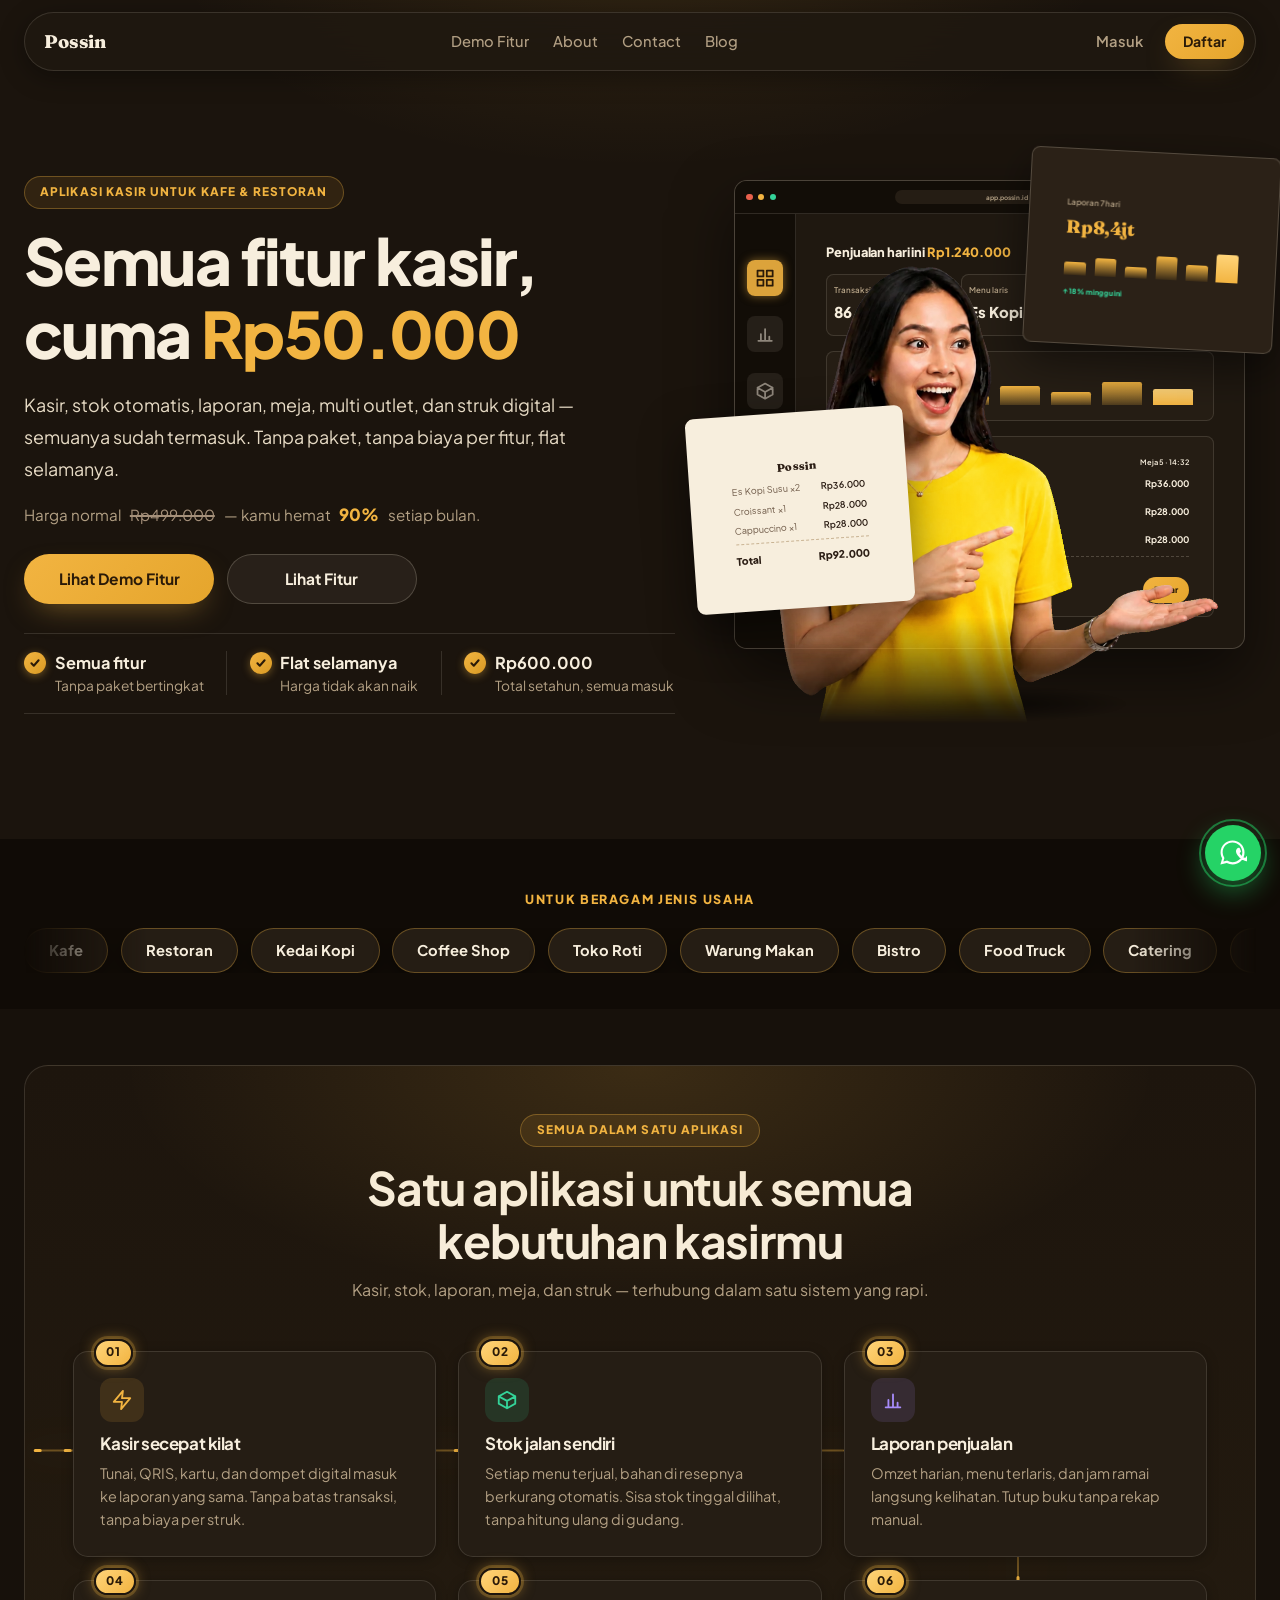
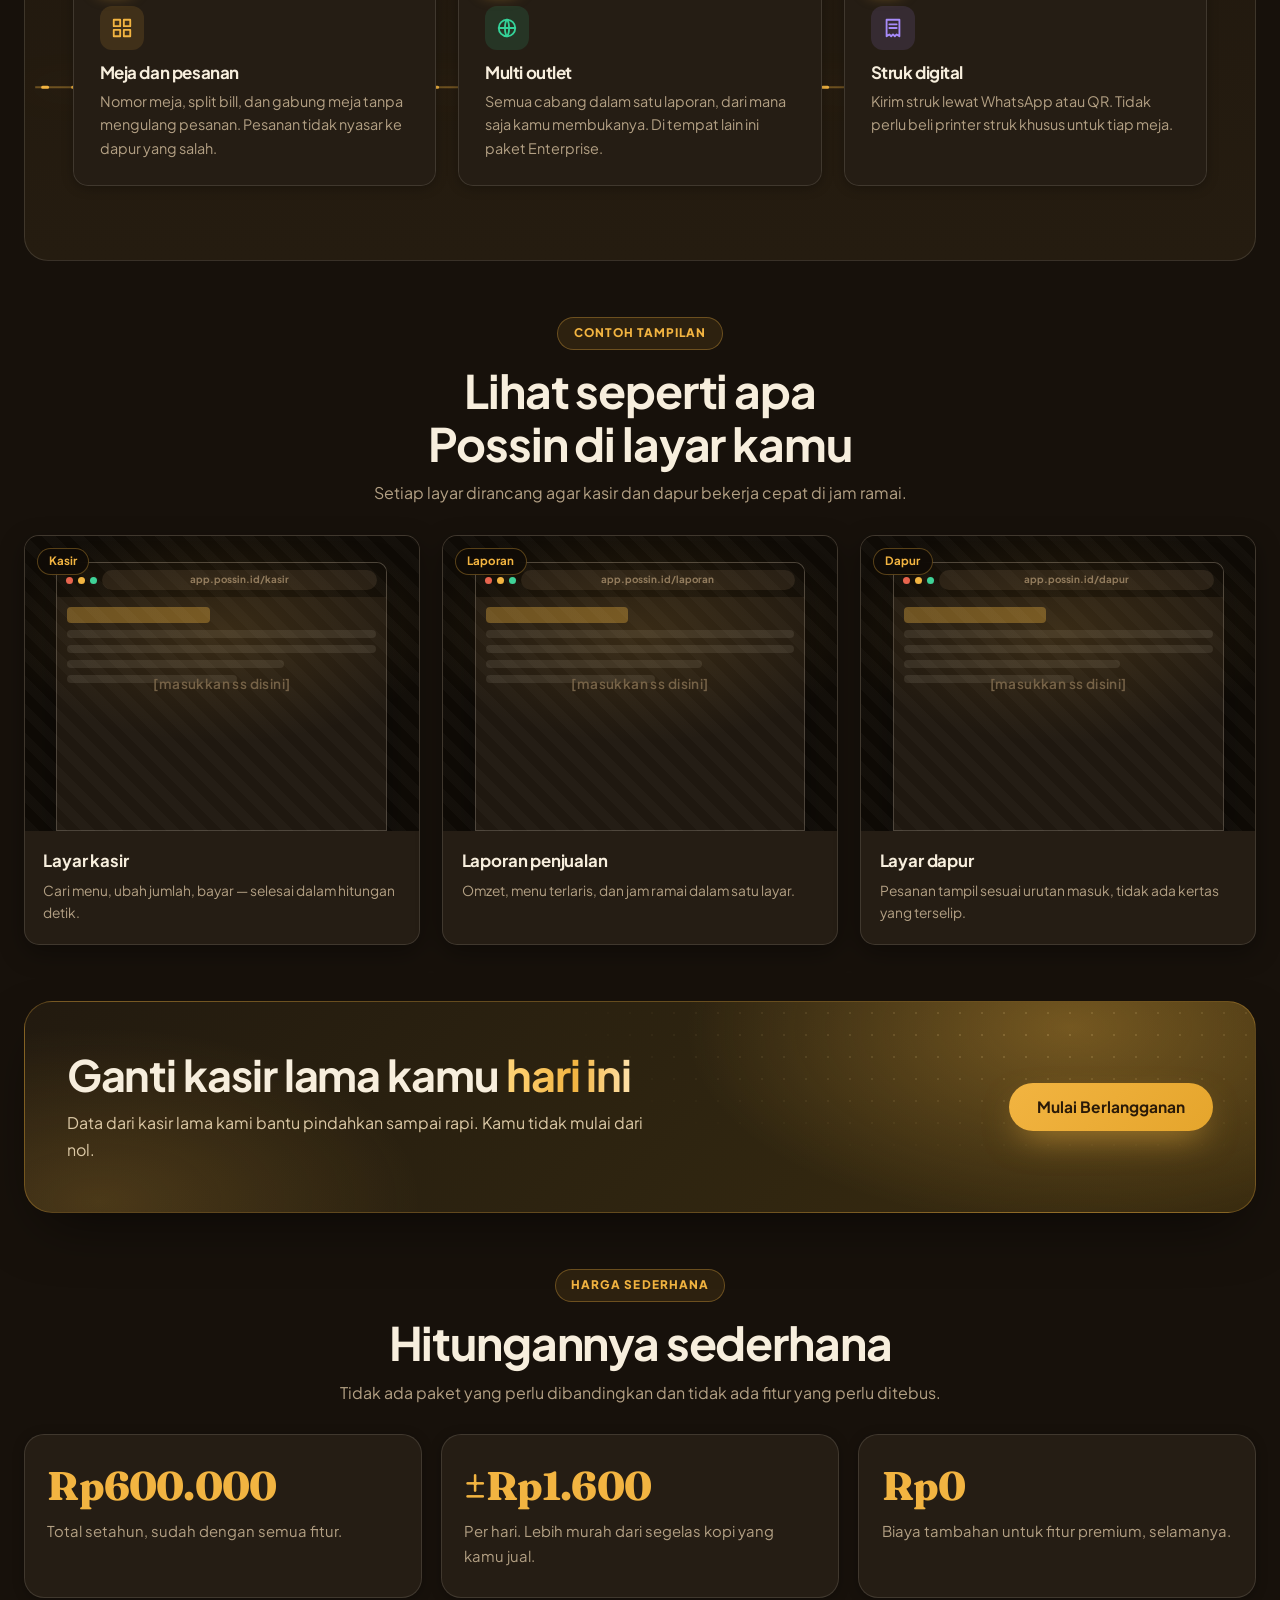
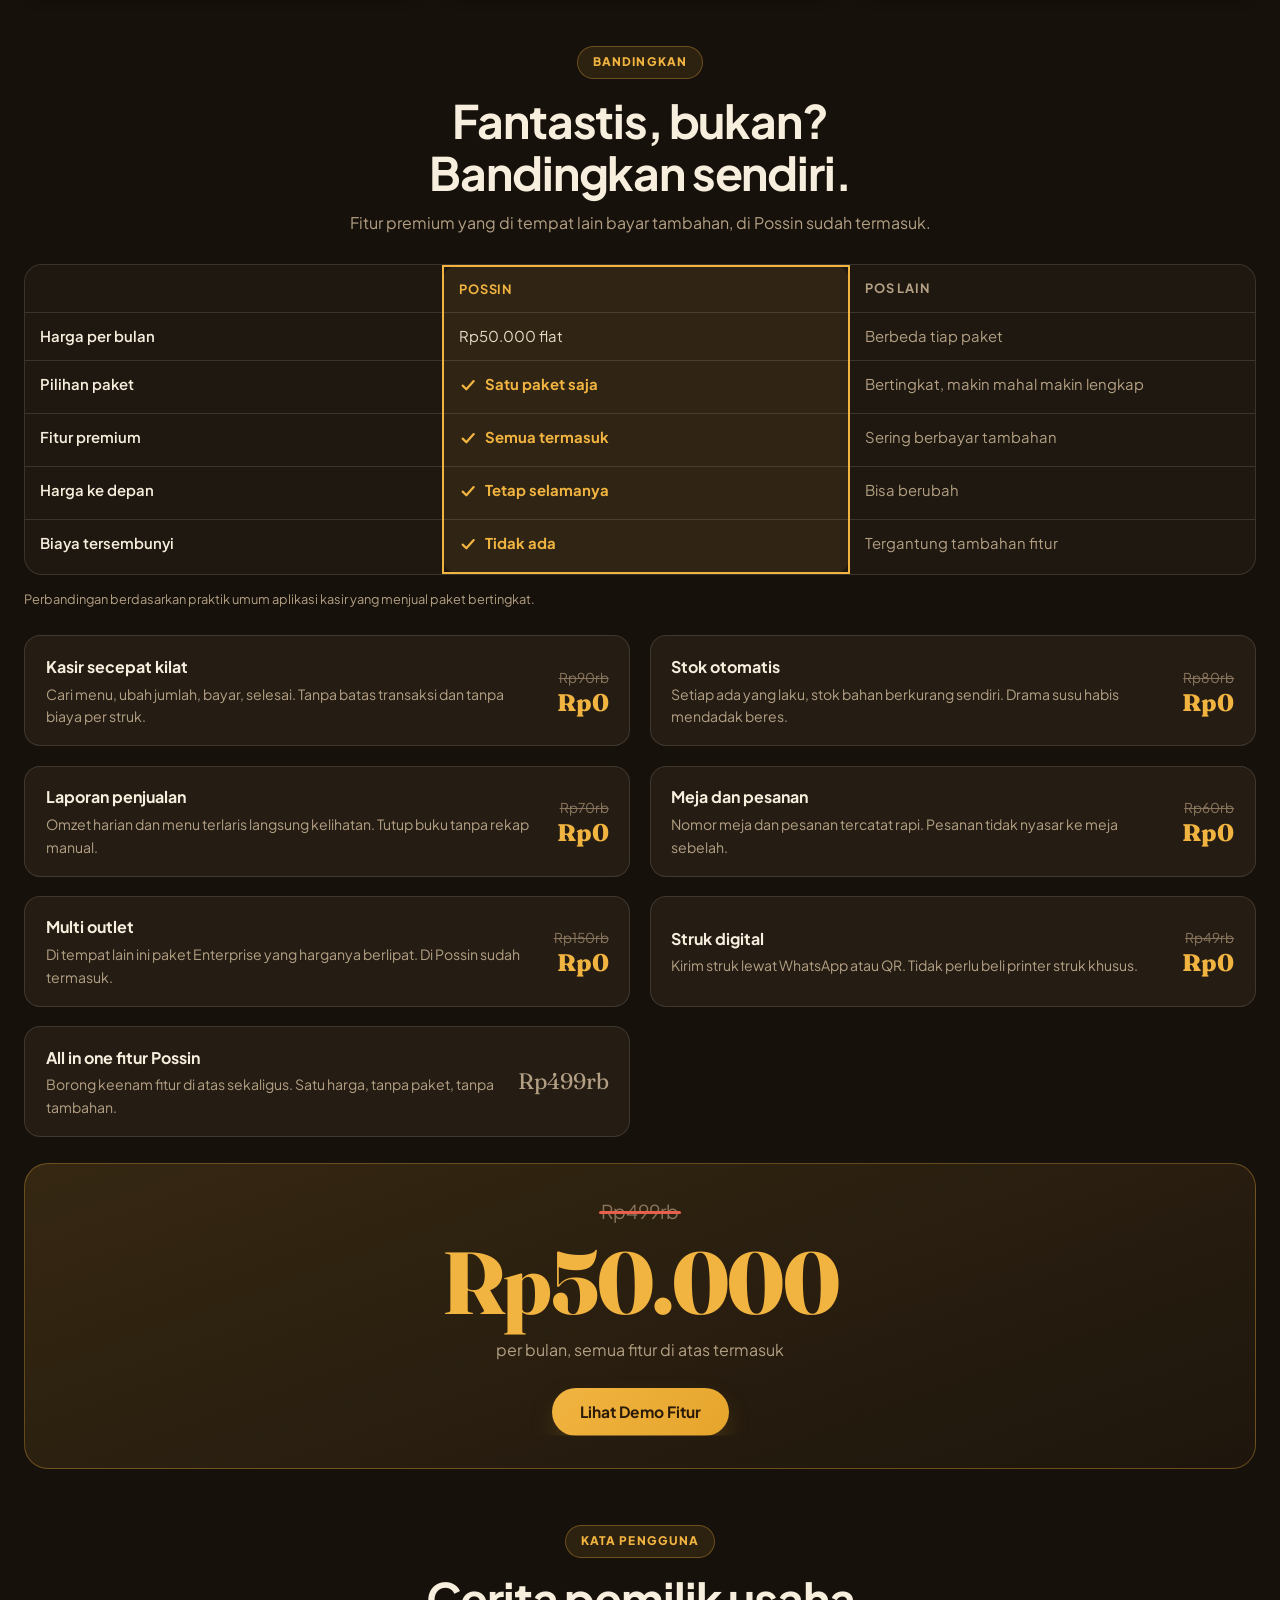
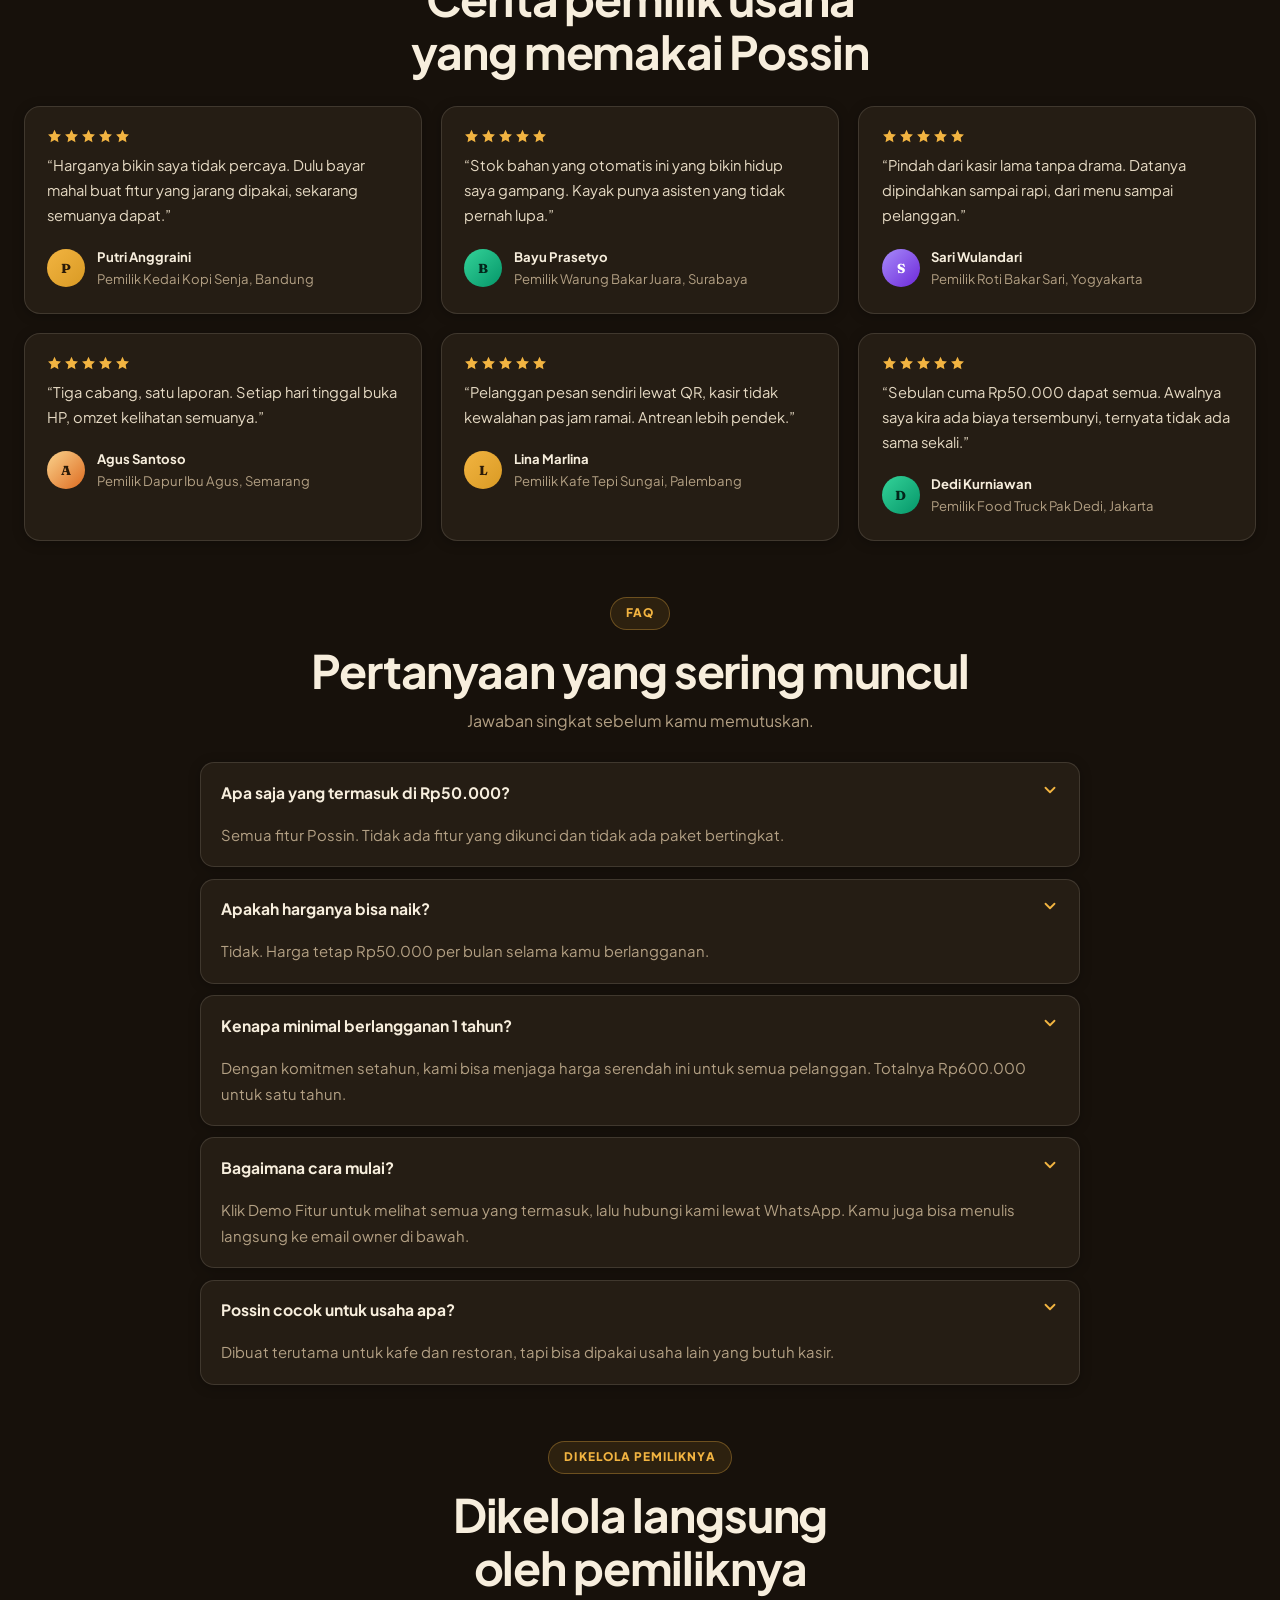
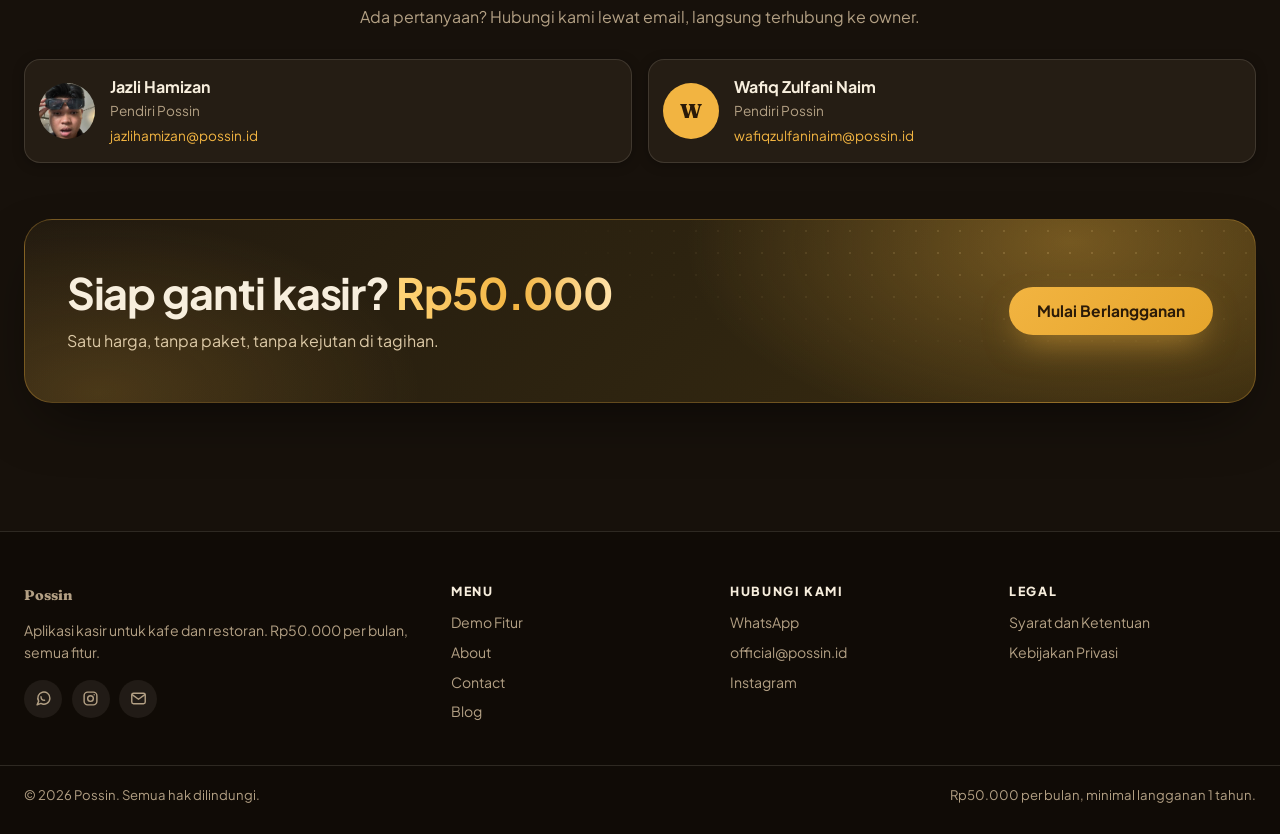
<file: index.html>
<!DOCTYPE html>
<html lang="id">
<head>
<meta charset="utf-8">
<meta name="viewport" content="width=device-width, initial-scale=1, viewport-fit=cover">
<title>Possin – Aplikasi Kasir Rp50.000 per Bulan, Semua Fitur</title>
<meta name="description" content="Aplikasi kasir (POS) untuk kafe dan restoran. Semua fitur premium, harga flat Rp50.000 per bulan, tanpa paket.">
<link rel="preconnect" href="https://fonts.googleapis.com">
<link rel="preconnect" href="https://fonts.gstatic.com" crossorigin>
<link href="https://fonts.googleapis.com/css2?family=Fraunces:opsz,wght@9..144,400;9..144,600;9..144,800&family=Plus+Jakarta+Sans:wght@400;500;600;700;800&display=swap" rel="stylesheet">
<link rel="stylesheet" href="/style.css">
</head>
<body>

<div class="nav-shell" id="navShell">
  <nav class="nav" aria-label="Menu utama">
    <a class="brand" href="/">Possin</a>
    <div class="desktop-links">
      <a href="/demofitur">Demo Fitur</a>
      <a href="/about">About</a>
      <a href="/contact">Contact</a>
      <a href="/blog">Blog</a>
    </div>
    <div class="nav-right">
      <a class="ghost" href="https://app.possin.id/masuk">Masuk</a>
      <a class="m-btn sm" href="https://app.possin.id/daftar">Daftar</a>
      <button class="hamburger" type="button" id="burger" aria-label="Buka menu" aria-expanded="false" aria-controls="mobileMenu">
        <svg viewBox="0 0 24 24" width="18" height="18" fill="none" stroke="currentColor" stroke-width="2.2" stroke-linecap="round" aria-hidden="true"><path d="M4 7h16M4 12h16M4 17h16"/></svg>
      </button>
    </div>
    <div class="mobile-menu" id="mobileMenu">
      <a href="/demofitur">Demo Fitur</a>
      <a href="/about">About</a>
      <a href="/contact">Contact</a>
      <a href="/blog">Blog</a>
      <a class="mm-login" href="https://app.possin.id/masuk">Masuk</a>
      <a class="m-btn block" href="https://app.possin.id/daftar">Daftar</a>
    </div>
  </nav>
</div>

<main class="wrap">

  <section class="hero" data-bg="#1b140d">
    <div>
      <span class="kicker">Aplikasi kasir untuk kafe &amp; restoran</span>
      <h1>Semua fitur kasir, cuma <span class="hl">Rp50.000</span> sebulan</h1>
      <p class="lead">Kasir, stok otomatis, laporan, meja, multi outlet, dan struk digital — semuanya sudah termasuk. Tanpa paket, tanpa biaya per fitur, flat selamanya.</p>
      <p class="was-line">Harga normal <s>Rp499.000</s> — kamu hemat <b>90%</b> setiap bulan.</p>
      <div class="hero-ctas">
        <a class="m-btn" href="/demofitur">Lihat Demo Fitur</a>
        <a class="m-btn ghost" href="#fitur">Lihat Fitur</a>
      </div>
      <div class="hero-proof">
        <div><span class="ck" aria-hidden="true"><svg viewBox="0 0 20 20"><path d="M4 10.5l4 4 8-9"/></svg></span><span><b>Semua fitur</b>Tanpa paket bertingkat</span></div>
        <div><span class="ck" aria-hidden="true"><svg viewBox="0 0 20 20"><path d="M4 10.5l4 4 8-9"/></svg></span><span><b>Flat selamanya</b>Harga tidak akan naik</span></div>
        <div><span class="ck" aria-hidden="true"><svg viewBox="0 0 20 20"><path d="M4 10.5l4 4 8-9"/></svg></span><span><b>Rp600.000</b>Total setahun, semua masuk</span></div>
      </div>
    </div>
    <div class="hero-visual" aria-hidden="true">
      <div class="hero-stage">
        <div class="hs-app">
          <div class="hs-bar" aria-hidden="true"><i></i><i></i><i></i><b>app.possin.id</b></div>
          <div class="hs-body">
            <div class="rail">
              <i class="on"><svg viewBox="0 0 24 24" aria-hidden="true"><path d="M3 3h7v7H3zM14 3h7v7h-7zM3 14h7v7H3zM14 14h7v7h-7z"/></svg></i>
              <i><svg viewBox="0 0 24 24" aria-hidden="true"><path d="M4 20h16M7 20v-8M12 20V6M17 20v-5"/></svg></i>
              <i><svg viewBox="0 0 24 24" aria-hidden="true"><path d="M21 8l-9-5-9 5v8l9 5 9-5V8zM3 8l9 5 9-5M12 13v8"/></svg></i>
              <i><svg viewBox="0 0 24 24" aria-hidden="true"><path d="M5 3h14v18l-3-2-2 2-2-2-2 2-2-2-3 2V3zM8 8h8M8 12h8"/></svg></i>
            </div>
            <div class="main">
              <h4>Penjualan hari ini <span>Rp1.240.000</span></h4>
              <div class="hs-kpis">
                <div class="hs-kpi"><span>Transaksi</span><b>86</b></div>
                <div class="hs-kpi"><span>Menu laris</span><b>Es Kopi</b></div>
                <div class="hs-kpi"><span>Pelanggan</span><b class="am">212</b></div>
              </div>
              <div class="hs-chart"><span>7 hari terakhir</span>
                <div class="hs-cbars"><i></i><i></i><i></i><i></i><i></i><i></i><i></i></div>
              </div>
              <div class="hs-order">
                <div class="hs-ohead"><span>Pesanan #1042</span><b>Meja 5 · 14:32</b></div>
                <div class="orow"><i></i>Es Kopi Susu ×2<em>Rp36.000</em></div>
                <div class="orow"><i></i>Croissant Coklat ×1<em>Rp28.000</em></div>
                <div class="orow"><i></i>Cappuccino ×1<em>Rp28.000</em></div>
                <div class="hs-total"><span>Total</span><b>Rp92.000</b><span class="bayar">Bayar</span></div>
              </div>
            </div>
          </div>
        </div>
        <div class="hs-floor" aria-hidden="true"></div>
        <img class="hs-woman" src="/img/wanita-kaos-kuning.svg" alt="" aria-hidden="true" loading="eager" decoding="async">
        <div class="hs-receipt">
          <h5>Possin</h5>
          <div class="rr">Es Kopi Susu ×2<em>Rp36.000</em></div>
          <div class="rr">Croissant ×1<em>Rp28.000</em></div>
          <div class="rr">Cappuccino ×1<em>Rp28.000</em></div>
          <div class="rt">Total<em>Rp92.000</em></div>
        </div>
        <div class="hs-sales">
          <span>Laporan 7 hari</span>
          <b>Rp8,4jt</b>
          <div class="hs-bars"><i></i><i></i><i></i><i></i><i></i><i></i></div>
          <span class="up">↑ 18% minggu ini</span>
        </div>
      </div>
    </div>
  </section>

  <section class="niche-band" aria-label="Jenis usaha yang dilayani Possin">
    <div class="nm-inner">
      <p class="nm-label">Untuk beragam jenis usaha</p>
      <div class="niche-marquee">
        <div class="nm-track">
          <div class="nm-group">
            <span class="nm-item">Kafe</span><span class="nm-item">Restoran</span><span class="nm-item">Kedai Kopi</span><span class="nm-item">Coffee Shop</span><span class="nm-item">Toko Roti</span><span class="nm-item">Warung Makan</span><span class="nm-item">Bistro</span><span class="nm-item">Food Truck</span><span class="nm-item">Catering</span><span class="nm-item">Bakery</span>
          </div>
          <div class="nm-group" aria-hidden="true">
            <span class="nm-item">Kafe</span><span class="nm-item">Restoran</span><span class="nm-item">Kedai Kopi</span><span class="nm-item">Coffee Shop</span><span class="nm-item">Toko Roti</span><span class="nm-item">Warung Makan</span><span class="nm-item">Bistro</span><span class="nm-item">Food Truck</span><span class="nm-item">Catering</span><span class="nm-item">Bakery</span>
          </div>
        </div>
      </div>
    </div>
  </section>

  <section class="section feat-sec" id="fitur">
    <div class="sec-head center">
      <span class="kicker">Semua dalam satu aplikasi</span>
      <h2>Satu aplikasi untuk semua kebutuhan kasirmu</h2>
      <p>Kasir, stok, laporan, meja, dan struk — terhubung dalam satu sistem yang rapi.</p>
    </div>
    <div class="feat-grid">
      <svg class="feat-wire" viewBox="0 0 300 200" preserveAspectRatio="none" aria-hidden="true">
        <path class="wire-base" d="M-10,50 H250 V150 H-10"/>
        <path class="wire-flow" d="M-10,50 H250 V150 H-10"/>
      </svg>
      <div class="feat-card reveal" style="transition-delay:0ms">
        <span class="feat-num" aria-hidden="true">01</span>
        <div class="ico"><svg viewBox="0 0 24 24"><path d="M13 2L3 14h9l-1 8 10-12h-9l1-8z"/></svg></div>
        <h3>Kasir secepat kilat</h3>
        <p>Tunai, QRIS, kartu, dan dompet digital masuk ke laporan yang sama. Tanpa batas transaksi, tanpa biaya per struk.</p>
      </div>
      <div class="feat-card reveal" style="transition-delay:90ms">
        <span class="feat-num" aria-hidden="true">02</span>
        <div class="ico"><svg viewBox="0 0 24 24"><path d="M21 8l-9-5-9 5v8l9 5 9-5V8zM3 8l9 5 9-5M12 13v8"/></svg></div>
        <h3>Stok jalan sendiri</h3>
        <p>Setiap menu terjual, bahan di resepnya berkurang otomatis. Sisa stok tinggal dilihat, tanpa hitung ulang di gudang.</p>
      </div>
      <div class="feat-card reveal" style="transition-delay:180ms">
        <span class="feat-num" aria-hidden="true">03</span>
        <div class="ico"><svg viewBox="0 0 24 24"><path d="M4 20h16M7 20v-8M12 20V6M17 20v-5"/></svg></div>
        <h3>Laporan penjualan</h3>
        <p>Omzet harian, menu terlaris, dan jam ramai langsung kelihatan. Tutup buku tanpa rekap manual.</p>
      </div>
      <div class="feat-card reveal" style="transition-delay:0ms">
        <span class="feat-num" aria-hidden="true">04</span>
        <div class="ico"><svg viewBox="0 0 24 24"><path d="M3 3h7v7H3zM14 3h7v7h-7zM3 14h7v7H3zM14 14h7v7h-7z"/></svg></div>
        <h3>Meja dan pesanan</h3>
        <p>Nomor meja, split bill, dan gabung meja tanpa mengulang pesanan. Pesanan tidak nyasar ke dapur yang salah.</p>
      </div>
      <div class="feat-card reveal" style="transition-delay:90ms">
        <span class="feat-num" aria-hidden="true">05</span>
        <div class="ico"><svg viewBox="0 0 24 24"><circle cx="12" cy="12" r="9"/><path d="M3 12h18M12 3c3 3.4 3 14.6 0 18M12 3c-3 3.4-3 14.6 0 18"/></svg></div>
        <h3>Multi outlet</h3>
        <p>Semua cabang dalam satu laporan, dari mana saja kamu membukanya. Di tempat lain ini paket Enterprise.</p>
      </div>
      <div class="feat-card reveal" style="transition-delay:180ms">
        <span class="feat-num" aria-hidden="true">06</span>
        <div class="ico"><svg viewBox="0 0 24 24"><path d="M5 3h14v18l-3-2-2 2-2-2-2 2-2-2-3 2V3zM8 8h8M8 12h8"/></svg></div>
        <h3>Struk digital</h3>
        <p>Kirim struk lewat WhatsApp atau QR. Tidak perlu beli printer struk khusus untuk tiap meja.</p>
      </div>
    </div>
  </section>

  <section class="section" id="demo" data-bg="#141009">
    <div class="sec-head center">
      <span class="kicker">Contoh tampilan</span>
      <h2>Lihat seperti apa Possin di layar kamu</h2>
      <p>Setiap layar dirancang agar kasir dan dapur bekerja cepat di jam ramai.</p>
    </div>
    <div class="shot-grid">
      <a class="shot-card reveal" href="/demofitur">
        <div class="shot-frame">
          <span class="shot-tag">Kasir</span>
          <div class="shot-browser">
            <div class="bar"><i></i><i></i><i></i><b>app.possin.id/kasir</b></div>
            <div class="body"><i></i><i></i><i></i><i></i><i></i></div>
          </div>
          <span class="ph">[masukkan ss disini]</span>
        </div>
        <div class="shot-cap"><strong>Layar kasir</strong><span>Cari menu, ubah jumlah, bayar — selesai dalam hitungan detik.</span></div>
      </a>
      <a class="shot-card reveal" href="/demofitur">
        <div class="shot-frame">
          <span class="shot-tag">Laporan</span>
          <div class="shot-browser">
            <div class="bar"><i></i><i></i><i></i><b>app.possin.id/laporan</b></div>
            <div class="body"><i></i><i></i><i></i><i></i><i></i></div>
          </div>
          <span class="ph">[masukkan ss disini]</span>
        </div>
        <div class="shot-cap"><strong>Laporan penjualan</strong><span>Omzet, menu terlaris, dan jam ramai dalam satu layar.</span></div>
      </a>
      <a class="shot-card reveal" href="/demofitur">
        <div class="shot-frame">
          <span class="shot-tag">Dapur</span>
          <div class="shot-browser">
            <div class="bar"><i></i><i></i><i></i><b>app.possin.id/dapur</b></div>
            <div class="body"><i></i><i></i><i></i><i></i><i></i></div>
          </div>
          <span class="ph">[masukkan ss disini]</span>
        </div>
        <div class="shot-cap"><strong>Layar dapur</strong><span>Pesanan tampil sesuai urutan masuk, tidak ada kertas yang terselip.</span></div>
      </a>
    </div>
  </section>

  <section class="section">
      <div class="cta-band reveal">
      <div>
        <h2>Ganti kasir lama kamu <span class="hl">hari ini</span></h2>
        <p>Data dari kasir lama kami bantu pindahkan sampai rapi. Kamu tidak mulai dari nol.</p>
      </div>
      <a class="m-btn" href="https://wa.me/6285721631961?text=Halo%20Possin%2C%20saya%20mau%20berlangganan">Mulai Berlangganan</a>
    </div>
  </section>

  <section class="section" aria-labelledby="hitung" data-bg="#1e1510">
    <div class="sec-head center">
      <span class="kicker">Harga sederhana</span>
      <h2 id="hitung">Hitungannya sederhana</h2>
      <p>Tidak ada paket yang perlu dibandingkan dan tidak ada fitur yang perlu ditebus.</p>
    </div>
    <div class="stats reveal">
      <div class="stat"><span class="big">Rp600.000</span><p>Total setahun, sudah dengan semua fitur.</p></div>
      <div class="stat"><span class="big">±Rp1.600</span><p>Per hari. Lebih murah dari segelas kopi yang kamu jual.</p></div>
      <div class="stat"><span class="big">Rp0</span><p>Biaya tambahan untuk fitur premium, selamanya.</p></div>
    </div>
    <div class="section-sm reveal" aria-labelledby="banding">
    <div class="sec-head center reveal">
        <span class="kicker">Bandingkan</span>
        <h2 id="banding">Fantastis, bukan? Bandingkan sendiri.</h2>
        <p>Fitur premium yang di tempat lain bayar tambahan, di Possin sudah termasuk.</p>
      </div>
      <div class="table-scroll">
        <table>
          <thead>
            <tr><th scope="col"><span class="sr" style="position:absolute;left:-9999px">Perbandingan</span></th><th class="us" scope="col">Possin</th><th scope="col">POS lain</th></tr>
          </thead>
          <tbody>
            <tr><th scope="row">Harga per bulan</th><td class="us">Rp50.000 flat</td><td class="them">Berbeda tiap paket</td></tr>
            <tr><th scope="row">Pilihan paket</th><td class="us"><span class="ok"><svg viewBox="0 0 20 20" aria-hidden="true"><path d="M4 10.5l4 4 8-9"/></svg>Satu paket saja</span></td><td class="them">Bertingkat, makin mahal makin lengkap</td></tr>
            <tr><th scope="row">Fitur premium</th><td class="us"><span class="ok"><svg viewBox="0 0 20 20" aria-hidden="true"><path d="M4 10.5l4 4 8-9"/></svg>Semua termasuk</span></td><td class="them">Sering berbayar tambahan</td></tr>
            <tr><th scope="row">Harga ke depan</th><td class="us"><span class="ok"><svg viewBox="0 0 20 20" aria-hidden="true"><path d="M4 10.5l4 4 8-9"/></svg>Tetap selamanya</span></td><td class="them">Bisa berubah</td></tr>
            <tr><th scope="row">Biaya tersembunyi</th><td class="us"><span class="ok"><svg viewBox="0 0 20 20" aria-hidden="true"><path d="M4 10.5l4 4 8-9"/></svg>Tidak ada</span></td><td class="them">Tergantung tambahan fitur</td></tr>
          </tbody>
        </table>
      </div>
      <p class="fine">Perbandingan berdasarkan praktik umum aplikasi kasir yang menjual paket bertingkat.</p>
      <div class="harga-list">
        <div class="harga-item"><div><b>Kasir secepat kilat</b><p>Cari menu, ubah jumlah, bayar, selesai. Tanpa batas transaksi dan tanpa biaya per struk.</p></div><div class="harga"><s>Rp90rb</s><span class="rp0">Rp0</span></div></div>
        <div class="harga-item"><div><b>Stok otomatis</b><p>Setiap ada yang laku, stok bahan berkurang sendiri. Drama susu habis mendadak beres.</p></div><div class="harga"><s>Rp80rb</s><span class="rp0">Rp0</span></div></div>
        <div class="harga-item"><div><b>Laporan penjualan</b><p>Omzet harian dan menu terlaris langsung kelihatan. Tutup buku tanpa rekap manual.</p></div><div class="harga"><s>Rp70rb</s><span class="rp0">Rp0</span></div></div>
        <div class="harga-item"><div><b>Meja dan pesanan</b><p>Nomor meja dan pesanan tercatat rapi. Pesanan tidak nyasar ke meja sebelah.</p></div><div class="harga"><s>Rp60rb</s><span class="rp0">Rp0</span></div></div>
        <div class="harga-item"><div><b>Multi outlet</b><p>Di tempat lain ini paket Enterprise yang harganya berlipat. Di Possin sudah termasuk.</p></div><div class="harga"><s>Rp150rb</s><span class="rp0">Rp0</span></div></div>
        <div class="harga-item"><div><b>Struk digital</b><p>Kirim struk lewat WhatsApp atau QR. Tidak perlu beli printer struk khusus.</p></div><div class="harga"><s>Rp49rb</s><span class="rp0">Rp0</span></div></div>
        <div class="harga-item"><div><b>All in one fitur Possin</b><p>Borong keenam fitur di atas sekaligus. Satu harga, tanpa paket, tanpa tambahan.</p></div><div class="harga"><span class="rp-total">Rp499rb</span></div></div>
      </div>
      <div class="total-harga reveal-wipe">
        <div class="wipe-in">
          <s>Rp499rb</s>
          <p class="total-price">Rp50.000</p>
          <p class="total-note">per bulan, semua fitur di atas termasuk</p>
          <a class="m-btn" href="/demofitur">Lihat Demo Fitur</a>
        </div>
      </div>
    </div>
  </section>

  <section class="section" aria-labelledby="testimoni">
    <div class="sec-head center">
      <span class="kicker">Kata pengguna</span>
      <h2 id="testimoni">Cerita pemilik usaha yang memakai Possin</h2>
    </div>
    <div class="wall">
      <div class="wall-card reveal">
        <div class="stars" aria-label="5 dari 5 bintang"><svg viewBox="0 0 20 20"><path d="M10 1l2.6 5.6 6 .8-4.4 4.2 1.1 6.1L10 14.8 4.7 17.7l1.1-6.1L1.4 7.4l6-.8z"/></svg><svg viewBox="0 0 20 20"><path d="M10 1l2.6 5.6 6 .8-4.4 4.2 1.1 6.1L10 14.8 4.7 17.7l1.1-6.1L1.4 7.4l6-.8z"/></svg><svg viewBox="0 0 20 20"><path d="M10 1l2.6 5.6 6 .8-4.4 4.2 1.1 6.1L10 14.8 4.7 17.7l1.1-6.1L1.4 7.4l6-.8z"/></svg><svg viewBox="0 0 20 20"><path d="M10 1l2.6 5.6 6 .8-4.4 4.2 1.1 6.1L10 14.8 4.7 17.7l1.1-6.1L1.4 7.4l6-.8z"/></svg><svg viewBox="0 0 20 20"><path d="M10 1l2.6 5.6 6 .8-4.4 4.2 1.1 6.1L10 14.8 4.7 17.7l1.1-6.1L1.4 7.4l6-.8z"/></svg></div>
        “Harganya bikin saya tidak percaya. Dulu bayar mahal buat fitur yang jarang dipakai, sekarang semuanya dapat.”
        <div class="who"><span class="avatar" aria-hidden="true">P</span><span><strong>Putri Anggraini</strong><br><span class="role">Pemilik Kedai Kopi Senja, Bandung</span></span></div>
      </div>
      <div class="wall-card reveal">
        <div class="stars" aria-label="5 dari 5 bintang"><svg viewBox="0 0 20 20"><path d="M10 1l2.6 5.6 6 .8-4.4 4.2 1.1 6.1L10 14.8 4.7 17.7l1.1-6.1L1.4 7.4l6-.8z"/></svg><svg viewBox="0 0 20 20"><path d="M10 1l2.6 5.6 6 .8-4.4 4.2 1.1 6.1L10 14.8 4.7 17.7l1.1-6.1L1.4 7.4l6-.8z"/></svg><svg viewBox="0 0 20 20"><path d="M10 1l2.6 5.6 6 .8-4.4 4.2 1.1 6.1L10 14.8 4.7 17.7l1.1-6.1L1.4 7.4l6-.8z"/></svg><svg viewBox="0 0 20 20"><path d="M10 1l2.6 5.6 6 .8-4.4 4.2 1.1 6.1L10 14.8 4.7 17.7l1.1-6.1L1.4 7.4l6-.8z"/></svg><svg viewBox="0 0 20 20"><path d="M10 1l2.6 5.6 6 .8-4.4 4.2 1.1 6.1L10 14.8 4.7 17.7l1.1-6.1L1.4 7.4l6-.8z"/></svg></div>
        “Stok bahan yang otomatis ini yang bikin hidup saya gampang. Kayak punya asisten yang tidak pernah lupa.”
        <div class="who"><span class="avatar" aria-hidden="true">B</span><span><strong>Bayu Prasetyo</strong><br><span class="role">Pemilik Warung Bakar Juara, Surabaya</span></span></div>
      </div>
      <div class="wall-card reveal">
        <div class="stars" aria-label="5 dari 5 bintang"><svg viewBox="0 0 20 20"><path d="M10 1l2.6 5.6 6 .8-4.4 4.2 1.1 6.1L10 14.8 4.7 17.7l1.1-6.1L1.4 7.4l6-.8z"/></svg><svg viewBox="0 0 20 20"><path d="M10 1l2.6 5.6 6 .8-4.4 4.2 1.1 6.1L10 14.8 4.7 17.7l1.1-6.1L1.4 7.4l6-.8z"/></svg><svg viewBox="0 0 20 20"><path d="M10 1l2.6 5.6 6 .8-4.4 4.2 1.1 6.1L10 14.8 4.7 17.7l1.1-6.1L1.4 7.4l6-.8z"/></svg><svg viewBox="0 0 20 20"><path d="M10 1l2.6 5.6 6 .8-4.4 4.2 1.1 6.1L10 14.8 4.7 17.7l1.1-6.1L1.4 7.4l6-.8z"/></svg><svg viewBox="0 0 20 20"><path d="M10 1l2.6 5.6 6 .8-4.4 4.2 1.1 6.1L10 14.8 4.7 17.7l1.1-6.1L1.4 7.4l6-.8z"/></svg></div>
        “Pindah dari kasir lama tanpa drama. Datanya dipindahkan sampai rapi, dari menu sampai pelanggan.”
        <div class="who"><span class="avatar" aria-hidden="true">S</span><span><strong>Sari Wulandari</strong><br><span class="role">Pemilik Roti Bakar Sari, Yogyakarta</span></span></div>
      </div>
      <div class="wall-card reveal">
        <div class="stars" aria-label="5 dari 5 bintang"><svg viewBox="0 0 20 20"><path d="M10 1l2.6 5.6 6 .8-4.4 4.2 1.1 6.1L10 14.8 4.7 17.7l1.1-6.1L1.4 7.4l6-.8z"/></svg><svg viewBox="0 0 20 20"><path d="M10 1l2.6 5.6 6 .8-4.4 4.2 1.1 6.1L10 14.8 4.7 17.7l1.1-6.1L1.4 7.4l6-.8z"/></svg><svg viewBox="0 0 20 20"><path d="M10 1l2.6 5.6 6 .8-4.4 4.2 1.1 6.1L10 14.8 4.7 17.7l1.1-6.1L1.4 7.4l6-.8z"/></svg><svg viewBox="0 0 20 20"><path d="M10 1l2.6 5.6 6 .8-4.4 4.2 1.1 6.1L10 14.8 4.7 17.7l1.1-6.1L1.4 7.4l6-.8z"/></svg><svg viewBox="0 0 20 20"><path d="M10 1l2.6 5.6 6 .8-4.4 4.2 1.1 6.1L10 14.8 4.7 17.7l1.1-6.1L1.4 7.4l6-.8z"/></svg></div>
        “Tiga cabang, satu laporan. Setiap hari tinggal buka HP, omzet kelihatan semuanya.”
        <div class="who"><span class="avatar" aria-hidden="true">A</span><span><strong>Agus Santoso</strong><br><span class="role">Pemilik Dapur Ibu Agus, Semarang</span></span></div>
      </div>
      <div class="wall-card reveal">
        <div class="stars" aria-label="5 dari 5 bintang"><svg viewBox="0 0 20 20"><path d="M10 1l2.6 5.6 6 .8-4.4 4.2 1.1 6.1L10 14.8 4.7 17.7l1.1-6.1L1.4 7.4l6-.8z"/></svg><svg viewBox="0 0 20 20"><path d="M10 1l2.6 5.6 6 .8-4.4 4.2 1.1 6.1L10 14.8 4.7 17.7l1.1-6.1L1.4 7.4l6-.8z"/></svg><svg viewBox="0 0 20 20"><path d="M10 1l2.6 5.6 6 .8-4.4 4.2 1.1 6.1L10 14.8 4.7 17.7l1.1-6.1L1.4 7.4l6-.8z"/></svg><svg viewBox="0 0 20 20"><path d="M10 1l2.6 5.6 6 .8-4.4 4.2 1.1 6.1L10 14.8 4.7 17.7l1.1-6.1L1.4 7.4l6-.8z"/></svg><svg viewBox="0 0 20 20"><path d="M10 1l2.6 5.6 6 .8-4.4 4.2 1.1 6.1L10 14.8 4.7 17.7l1.1-6.1L1.4 7.4l6-.8z"/></svg></div>
        “Pelanggan pesan sendiri lewat QR, kasir tidak kewalahan pas jam ramai. Antrean lebih pendek.”
        <div class="who"><span class="avatar" aria-hidden="true">L</span><span><strong>Lina Marlina</strong><br><span class="role">Pemilik Kafe Tepi Sungai, Palembang</span></span></div>
      </div>
      <div class="wall-card reveal">
        <div class="stars" aria-label="5 dari 5 bintang"><svg viewBox="0 0 20 20"><path d="M10 1l2.6 5.6 6 .8-4.4 4.2 1.1 6.1L10 14.8 4.7 17.7l1.1-6.1L1.4 7.4l6-.8z"/></svg><svg viewBox="0 0 20 20"><path d="M10 1l2.6 5.6 6 .8-4.4 4.2 1.1 6.1L10 14.8 4.7 17.7l1.1-6.1L1.4 7.4l6-.8z"/></svg><svg viewBox="0 0 20 20"><path d="M10 1l2.6 5.6 6 .8-4.4 4.2 1.1 6.1L10 14.8 4.7 17.7l1.1-6.1L1.4 7.4l6-.8z"/></svg><svg viewBox="0 0 20 20"><path d="M10 1l2.6 5.6 6 .8-4.4 4.2 1.1 6.1L10 14.8 4.7 17.7l1.1-6.1L1.4 7.4l6-.8z"/></svg><svg viewBox="0 0 20 20"><path d="M10 1l2.6 5.6 6 .8-4.4 4.2 1.1 6.1L10 14.8 4.7 17.7l1.1-6.1L1.4 7.4l6-.8z"/></svg></div>
        “Sebulan cuma Rp50.000 dapat semua. Awalnya saya kira ada biaya tersembunyi, ternyata tidak ada sama sekali.”
        <div class="who"><span class="avatar" aria-hidden="true">D</span><span><strong>Dedi Kurniawan</strong><br><span class="role">Pemilik Food Truck Pak Dedi, Jakarta</span></span></div>
      </div>
    </div>
  </section>

  <section class="section">
    <div class="sec-head center">
      <span class="kicker">FAQ</span>
      <h2>Pertanyaan yang sering muncul</h2>
      <p>Jawaban singkat sebelum kamu memutuskan.</p>
    </div>
    <div class="faq-sec">
      <div class="faq-item">
        <summary>Apa saja yang termasuk di Rp50.000?<span class="chev" aria-hidden="true"><svg viewBox="0 0 24 24"><path d="M6 9l6 6 6-6"/></svg></span></summary>
        <p>Semua fitur Possin. Tidak ada fitur yang dikunci dan tidak ada paket bertingkat.</p>
      </div>
      <div class="faq-item">
        <summary>Apakah harganya bisa naik?<span class="chev" aria-hidden="true"><svg viewBox="0 0 24 24"><path d="M6 9l6 6 6-6"/></svg></span></summary>
        <p>Tidak. Harga tetap Rp50.000 per bulan selama kamu berlangganan.</p>
      </div>
      <div class="faq-item">
        <summary>Kenapa minimal berlangganan 1 tahun?<span class="chev" aria-hidden="true"><svg viewBox="0 0 24 24"><path d="M6 9l6 6 6-6"/></svg></span></summary>
        <p>Dengan komitmen setahun, kami bisa menjaga harga serendah ini untuk semua pelanggan. Totalnya Rp600.000 untuk satu tahun.</p>
      </div>
      <div class="faq-item">
        <summary>Bagaimana cara mulai?<span class="chev" aria-hidden="true"><svg viewBox="0 0 24 24"><path d="M6 9l6 6 6-6"/></svg></span></summary>
        <p>Klik Demo Fitur untuk melihat semua yang termasuk, lalu hubungi kami lewat WhatsApp. Kamu juga bisa menulis langsung ke email owner di bawah.</p>
      </div>
      <div class="faq-item">
        <summary>Possin cocok untuk usaha apa?<span class="chev" aria-hidden="true"><svg viewBox="0 0 24 24"><path d="M6 9l6 6 6-6"/></svg></span></summary>
        <p>Dibuat terutama untuk kafe dan restoran, tapi bisa dipakai usaha lain yang butuh kasir.</p>
      </div>
    </div>
  </section>

  <section class="section" aria-labelledby="owner" data-bg="#16100b">
    <div class="sec-head center">
      <span class="kicker">Dikelola pemiliknya</span>
      <h2 id="owner">Dikelola langsung oleh pemiliknya</h2>
      <p>Ada pertanyaan? Hubungi kami lewat email, langsung terhubung ke owner.</p>
    </div>
    <div class="owners reveal">
      <div class="owner">
        <img class="avatar photo" src="/img/jazli-hamizan.jpg" alt="Foto Jazli Hamizan" width="56" height="56" loading="lazy">
        <div><b>Jazli Hamizan</b><span class="role">Pendiri Possin</span><a href="mailto:jazlihamizan@possin.id">jazlihamizan@possin.id</a></div>
      </div>
      <div class="owner">
        <div class="avatar" aria-hidden="true">W</div>
        <div><b>Wafiq Zulfani Naim</b><span class="role">Pendiri Possin</span><a href="mailto:wafiqzulfaninaim@possin.id">wafiqzulfaninaim@possin.id</a></div>
      </div>
    </div>
  </section>

  <section class="section">
      <div class="cta-band reveal">
      <div>
        <h2>Siap ganti kasir? <span class="hl">Rp50.000</span> per bulan, semua fitur.</h2>
        <p>Satu harga, tanpa paket, tanpa kejutan di tagihan.</p>
      </div>
      <a class="m-btn" href="https://wa.me/6285721631961?text=Halo%20Possin%2C%20saya%20mau%20berlangganan">Mulai Berlangganan</a>
    </div>
  </section>

</main>

<footer>
  <div class="footer-grid">
    <div>
      <p class="footer-brand">Possin</p>
      <p>Aplikasi kasir untuk kafe dan restoran. Rp50.000 per bulan, semua fitur.</p>
      <div class="footer-social">
        <a href="https://wa.me/6285721631961" aria-label="WhatsApp Possin"><svg viewBox="0 0 24 24"><path d="M21 11.5a8.5 8.5 0 01-12.6 7.4L3 21l2.2-5.3A8.5 8.5 0 1121 11.5z"/><path d="M8.5 9.5c0 3 2 5 5 5"/></svg></a>
        <a href="https://www.instagram.com/aplikasikasirpossin" aria-label="Instagram Possin"><svg viewBox="0 0 24 24"><rect x="3" y="3" width="18" height="18" rx="5"/><circle cx="12" cy="12" r="4"/><path d="M17.2 6.8h.01"/></svg></a>
        <a href="mailto:official@possin.id" aria-label="Email Possin"><svg viewBox="0 0 24 24"><rect x="2.5" y="4.5" width="19" height="15" rx="2.5"/><path d="M3 6.5l9 6.5 9-6.5"/></svg></a>
      </div>
    </div>
    <div>
      <h4>Menu</h4>
      <a href="/demofitur">Demo Fitur</a>
      <a href="/about">About</a>
      <a href="/contact">Contact</a>
      <a href="/blog">Blog</a>
    </div>
    <div>
      <h4>Hubungi kami</h4>
      <a href="https://wa.me/6285721631961">WhatsApp</a>
      <a href="mailto:official@possin.id">official@possin.id</a>
      <a href="https://www.instagram.com/aplikasikasirpossin">Instagram</a>
    </div>
    <div>
      <h4>Legal</h4>
      <a href="/syarat-ketentuan">Syarat dan Ketentuan</a>
      <a href="/kebijakan-privasi">Kebijakan Privasi</a>
    </div>
  </div>
  <div class="footer-crisp">
    <span>© 2026 Possin. Semua hak dilindungi.</span>
    <span>Rp50.000 per bulan, minimal langganan 1 tahun.</span>
  </div>
</footer>

<a class="wa-float" href="https://wa.me/6285721631961?text=Halo%20Possin%2C%20saya%20mau%20tanya" aria-label="Chat WhatsApp Possin">
  <svg viewBox="0 0 24 24" aria-hidden="true"><path d="M12.04 2C6.58 2 2.13 6.45 2.13 11.91c0 1.75.46 3.45 1.32 4.95L2 22l5.25-1.38a9.9 9.9 0 004.79 1.22h.01c5.46 0 9.91-4.45 9.91-9.91 0-2.65-1.03-5.14-2.9-7.01A9.82 9.82 0 0012.04 2zm0 1.8c4.46 0 8.09 3.63 8.09 8.11 0 4.48-3.63 8.11-8.11 8.11a8.1 8.1 0 01-4.13-1.13l-.3-.18-3.12.82.83-3.04-.19-.31a8.08 8.08 0 01-1.26-4.27c0-4.48 3.63-8.11 8.09-8.11zm4.66 4.43c-.2 0-.52.07-.79.36-.27.29-1.02 1-1.02 2.43 0 1.43 1.04 2.81 1.19 3 .14.19 2.04 3.12 5.06 4.36.71.31 1.26.49 1.69.63.71.23 1.36.19 1.87.12.57-.09 1.75-.72 2-1.41.25-.69.25-1.29.17-1.41-.07-.13-.27-.2-.57-.35-.3-.15-1.75-.86-2.02-.96-.27-.1-.47-.15-.66.15-.2.29-.76.95-.93 1.15-.17.2-.34.22-.64.07-.3-.15-1.24-.46-2.36-1.46-.87-.78-1.46-1.74-1.63-2.03-.17-.29-.02-.45.13-.6.13-.13.3-.34.44-.51.15-.17.2-.29.3-.49.1-.2.05-.37-.02-.52-.07-.15-.66-1.61-.92-2.2-.24-.58-.49-.5-.66-.51-.17-.01-.37-.01-.57-.01z"/></svg>
</a>
<button class="scroll-top" type="button" id="scrollTop" aria-label="Kembali ke atas">
  <svg viewBox="0 0 24 24" aria-hidden="true"><path d="M12 19V5M5 12l7-7 7 7"/></svg>
</button>

<script type="application/ld+json">
{
  "@context": "https://schema.org",
  "@type": "FAQPage",
  "mainEntity": [
    {"@type": "Question", "name": "Apa saja yang termasuk di Rp50.000?", "acceptedAnswer": {"@type": "Answer", "text": "Semua fitur Possin. Tidak ada fitur yang dikunci dan tidak ada paket bertingkat."}},
    {"@type": "Question", "name": "Apakah harganya bisa naik?", "acceptedAnswer": {"@type": "Answer", "text": "Tidak. Harga tetap Rp50.000 per bulan selama kamu berlangganan."}},
    {"@type": "Question", "name": "Kenapa minimal berlangganan 1 tahun?", "acceptedAnswer": {"@type": "Answer", "text": "Dengan komitmen setahun, kami bisa menjaga harga serendah ini untuk semua pelanggan. Totalnya Rp600.000 untuk satu tahun."}},
    {"@type": "Question", "name": "Bagaimana cara mulai?", "acceptedAnswer": {"@type": "Answer", "text": "Klik Demo Fitur untuk melihat semua yang termasuk, lalu hubungi kami lewat WhatsApp."}},
    {"@type": "Question", "name": "Possin cocok untuk usaha apa?", "acceptedAnswer": {"@type": "Answer", "text": "Dibuat terutama untuk kafe dan restoran, tapi bisa dipakai usaha lain yang butuh kasir."}}
  ]
}
</script>
<script src="/script.js" defer></script>
</body>
</html>
</file>
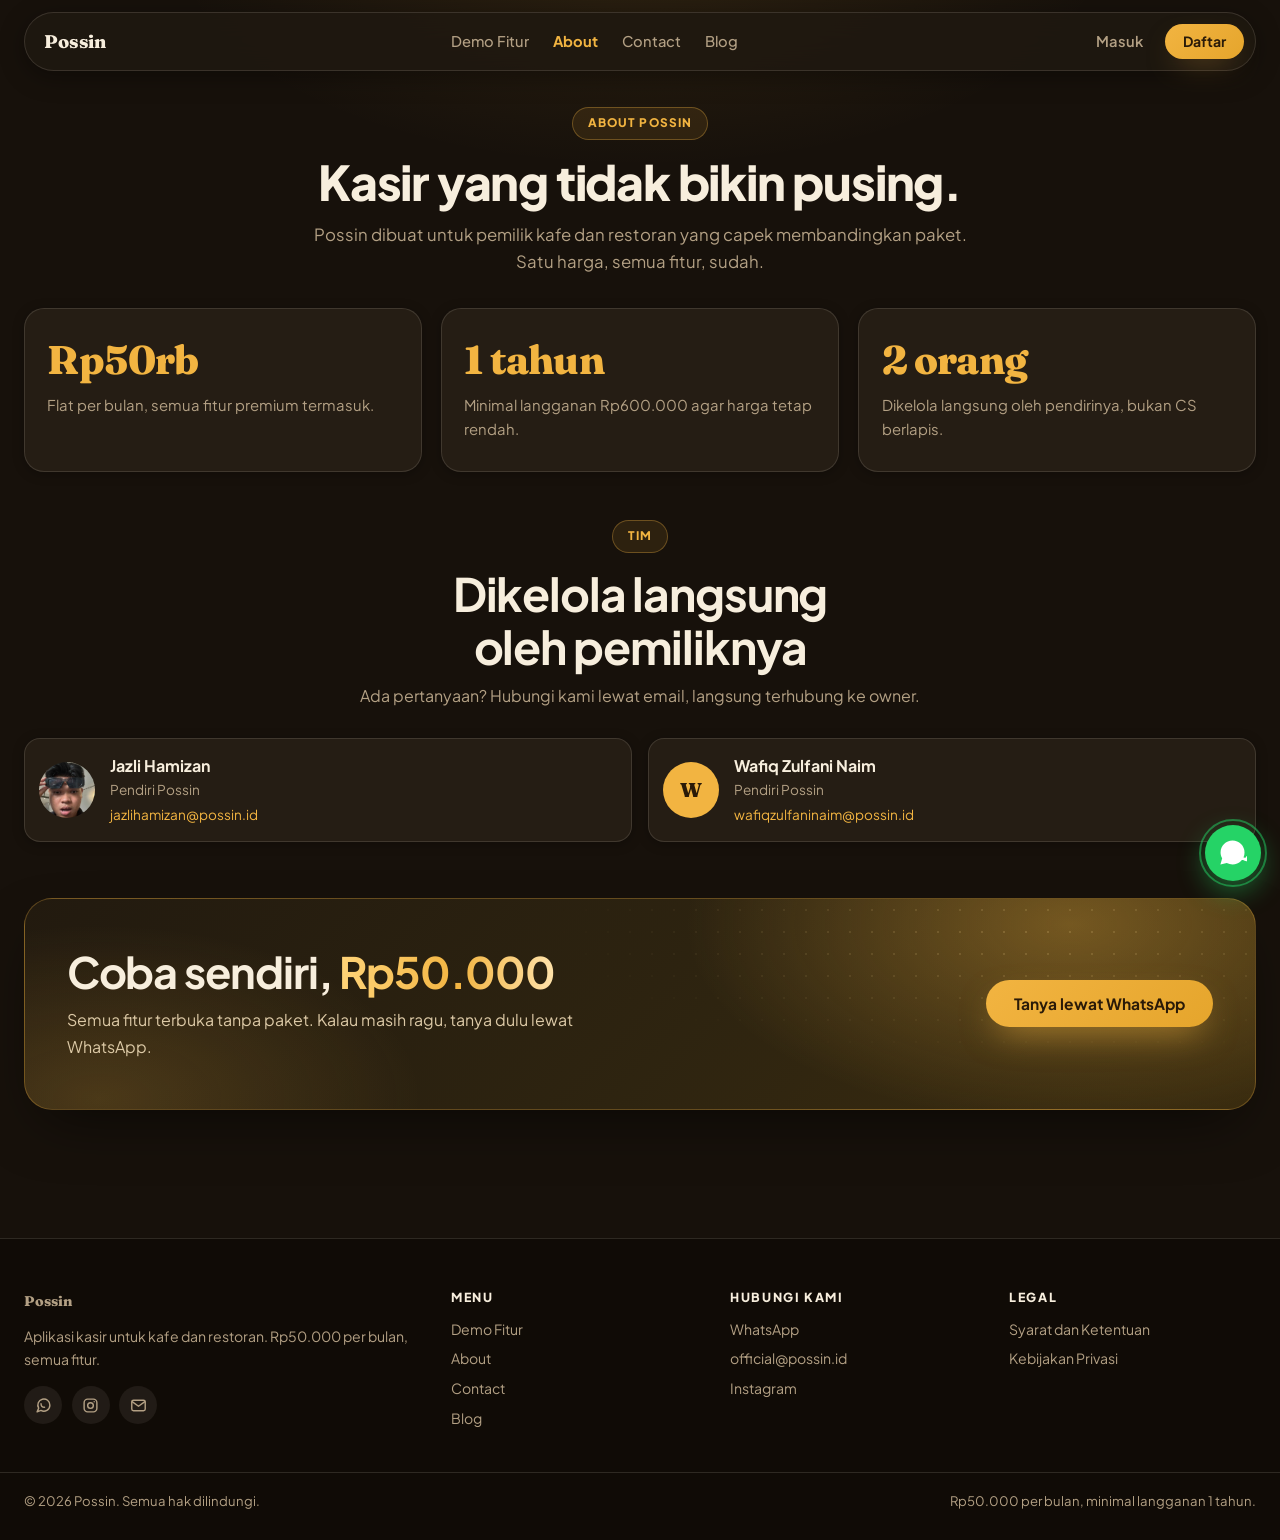
<file: about/index.html>
<!DOCTYPE html>
<html lang="id">
<head>
<meta charset="utf-8">
<meta name="viewport" content="width=device-width, initial-scale=1, viewport-fit=cover">
<title>About Possin – Kasir Sederhana untuk Kafe dan Restoran</title>
<meta name="description" content="Possin adalah aplikasi kasir untuk kafe dan restoran. Satu harga Rp50.000 per bulan, semua fitur, dikelola langsung oleh pendirinya.">
<link rel="preconnect" href="https://fonts.googleapis.com">
<link rel="preconnect" href="https://fonts.gstatic.com" crossorigin>
<link href="https://fonts.googleapis.com/css2?family=Fraunces:opsz,wght@9..144,400;9..144,600;9..144,800&family=Plus+Jakarta+Sans:wght@400;500;600;700;800&display=swap" rel="stylesheet">
<link rel="stylesheet" href="/style.css">
</head>
<body>

<div class="nav-shell" id="navShell">
  <nav class="nav" aria-label="Menu utama">
    <a class="brand" href="/">Possin</a>
    <div class="desktop-links">
      <a href="/demofitur">Demo Fitur</a>
      <a class="active" href="/about">About</a>
      <a href="/contact">Contact</a>
      <a href="/blog">Blog</a>
    </div>
    <div class="nav-right">
      <a class="ghost" href="https://app.possin.id/masuk">Masuk</a>
      <a class="m-btn sm" href="https://app.possin.id/daftar">Daftar</a>
      <button class="hamburger" type="button" id="burger" aria-label="Buka menu" aria-expanded="false" aria-controls="mobileMenu">
        <svg viewBox="0 0 24 24" width="18" height="18" fill="none" stroke="currentColor" stroke-width="2.2" stroke-linecap="round" aria-hidden="true"><path d="M4 7h16M4 12h16M4 17h16"/></svg>
      </button>
    </div>
    <div class="mobile-menu" id="mobileMenu">
      <a href="/demofitur">Demo Fitur</a>
      <a href="/about">About</a>
      <a href="/contact">Contact</a>
      <a href="/blog">Blog</a>
      <a class="mm-login" href="https://app.possin.id/masuk">Masuk</a>
      <a class="m-btn block" href="https://app.possin.id/daftar">Daftar</a>
    </div>
  </nav>
</div>

<main class="wrap">
  <section class="page-hero">
    <span class="kicker">About Possin</span>
    <h1>Kasir yang tidak bikin pusing.</h1>
    <p>Possin dibuat untuk pemilik kafe dan restoran yang capek membandingkan paket. Satu harga, semua fitur, sudah.</p>
  </section>
  <section class="stats reveal">
    <div class="stat"><span class="big">Rp50rb</span><p>Flat per bulan, semua fitur premium termasuk.</p></div>
    <div class="stat"><span class="big">1 tahun</span><p>Minimal langganan Rp600.000 agar harga tetap rendah.</p></div>
    <div class="stat"><span class="big">2 orang</span><p>Dikelola langsung oleh pendirinya, bukan CS berlapis.</p></div>
  </section>
  <section class="section-sm">
    <div class="sec-head center">
      <span class="kicker">Tim</span>
      <h2>Dikelola langsung oleh pemiliknya</h2>
      <p>Ada pertanyaan? Hubungi kami lewat email, langsung terhubung ke owner.</p>
    </div>
    <div class="owners reveal">
      <div class="owner">
        <img class="avatar photo" src="/img/jazli-hamizan.jpg" alt="Foto Jazli Hamizan" width="56" height="56" loading="lazy">
        <div><b>Jazli Hamizan</b><span class="role">Pendiri Possin</span><a href="mailto:jazlihamizan@possin.id">jazlihamizan@possin.id</a></div>
      </div>
      <div class="owner">
        <div class="avatar" aria-hidden="true">W</div>
        <div><b>Wafiq Zulfani Naim</b><span class="role">Pendiri Possin</span><a href="mailto:wafiqzulfaninaim@possin.id">wafiqzulfaninaim@possin.id</a></div>
      </div>
    </div>
  </section>
  <section class="section">
    <div class="cta-band reveal">
      <div>
        <h2>Coba sendiri, <span class="hl">Rp50.000</span> per bulan</h2>
        <p>Semua fitur terbuka tanpa paket. Kalau masih ragu, tanya dulu lewat WhatsApp.</p>
      </div>
      <a class="m-btn" href="https://wa.me/6285721631961?text=Halo%20Possin%2C%20saya%20mau%20tanya%20dulu">Tanya lewat WhatsApp</a>
    </div>
  </section>
</main>

<footer>
  <div class="footer-grid">
    <div>
      <p class="footer-brand">Possin</p>
      <p>Aplikasi kasir untuk kafe dan restoran. Rp50.000 per bulan, semua fitur.</p>
      <div class="footer-social">
        <a href="https://wa.me/6285721631961" aria-label="WhatsApp Possin"><svg viewBox="0 0 24 24"><path d="M21 11.5a8.5 8.5 0 01-12.6 7.4L3 21l2.2-5.3A8.5 8.5 0 1121 11.5z"/><path d="M8.5 9.5c0 3 2 5 5 5"/></svg></a>
        <a href="https://www.instagram.com/aplikasikasirpossin" aria-label="Instagram Possin"><svg viewBox="0 0 24 24"><rect x="3" y="3" width="18" height="18" rx="5"/><circle cx="12" cy="12" r="4"/><path d="M17.2 6.8h.01"/></svg></a>
        <a href="mailto:official@possin.id" aria-label="Email Possin"><svg viewBox="0 0 24 24"><rect x="2.5" y="4.5" width="19" height="15" rx="2.5"/><path d="M3 6.5l9 6.5 9-6.5"/></svg></a>
      </div>
    </div>
    <div>
      <h4>Menu</h4>
      <a href="/demofitur">Demo Fitur</a>
      <a href="/about">About</a>
      <a href="/contact">Contact</a>
      <a href="/blog">Blog</a>
    </div>
    <div>
      <h4>Hubungi kami</h4>
      <a href="https://wa.me/6285721631961">WhatsApp</a>
      <a href="mailto:official@possin.id">official@possin.id</a>
      <a href="https://www.instagram.com/aplikasikasirpossin">Instagram</a>
    </div>
    <div>
      <h4>Legal</h4>
      <a href="/syarat-ketentuan">Syarat dan Ketentuan</a>
      <a href="/kebijakan-privasi">Kebijakan Privasi</a>
    </div>
  </div>
  <div class="footer-crisp">
    <span>© 2026 Possin. Semua hak dilindungi.</span>
    <span>Rp50.000 per bulan, minimal langganan 1 tahun.</span>
  </div>
</footer>

<a class="wa-float" href="https://wa.me/6285721631961?text=Halo%20Possin%2C%20saya%20mau%20tanya" aria-label="Chat WhatsApp Possin">
  <svg viewBox="0 0 24 24" aria-hidden="true"><path d="M12.04 2C6.58 2 2.13 6.45 2.13 11.91c0 1.75.46 3.45 1.32 4.95L2 22l5.25-1.38a9.9 9.9 0 004.79 1.22h.01c5.46 0 9.91-4.45 9.91-9.91 0-2.65-1.03-5.14-2.9-7.01A9.82 9.82 0 0012.04 2zm4.66 6.23c-.2 0-.52.07-.79.36-.27.29-1.02 1-1.02 2.43 0 1.43 1.04 2.81 1.19 3 .14.19 2.04 3.12 5.06 4.36.71.31 1.26.49 1.69.63.71.23 1.36.19 1.87.12.57-.09 1.75-.72 2-1.41.25-.69.25-1.29.17-1.41-.07-.13-.27-.2-.57-.35-.3-.15-1.75-.86-2.02-.96-.27-.1-.47-.15-.66.15-.2.29-.76.95-.93 1.15-.17.2-.34.22-.64.07-.3-.15-1.24-.46-2.36-1.46-.87-.78-1.46-1.74-1.63-2.03-.17-.29-.02-.45.13-.6.13-.13.3-.34.44-.51.15-.17.2-.29.3-.49.1-.2.05-.37-.02-.52-.07-.15-.66-1.61-.92-2.2-.24-.58-.49-.5-.66-.51-.17-.01-.37-.01-.57-.01z"/></svg>
</a>
<button class="scroll-top" type="button" id="scrollTop" aria-label="Kembali ke atas">
  <svg viewBox="0 0 24 24" aria-hidden="true"><path d="M12 19V5M5 12l7-7 7 7"/></svg>
</button>

<script src="/script.js" defer></script>
</body>
</html>
</file>
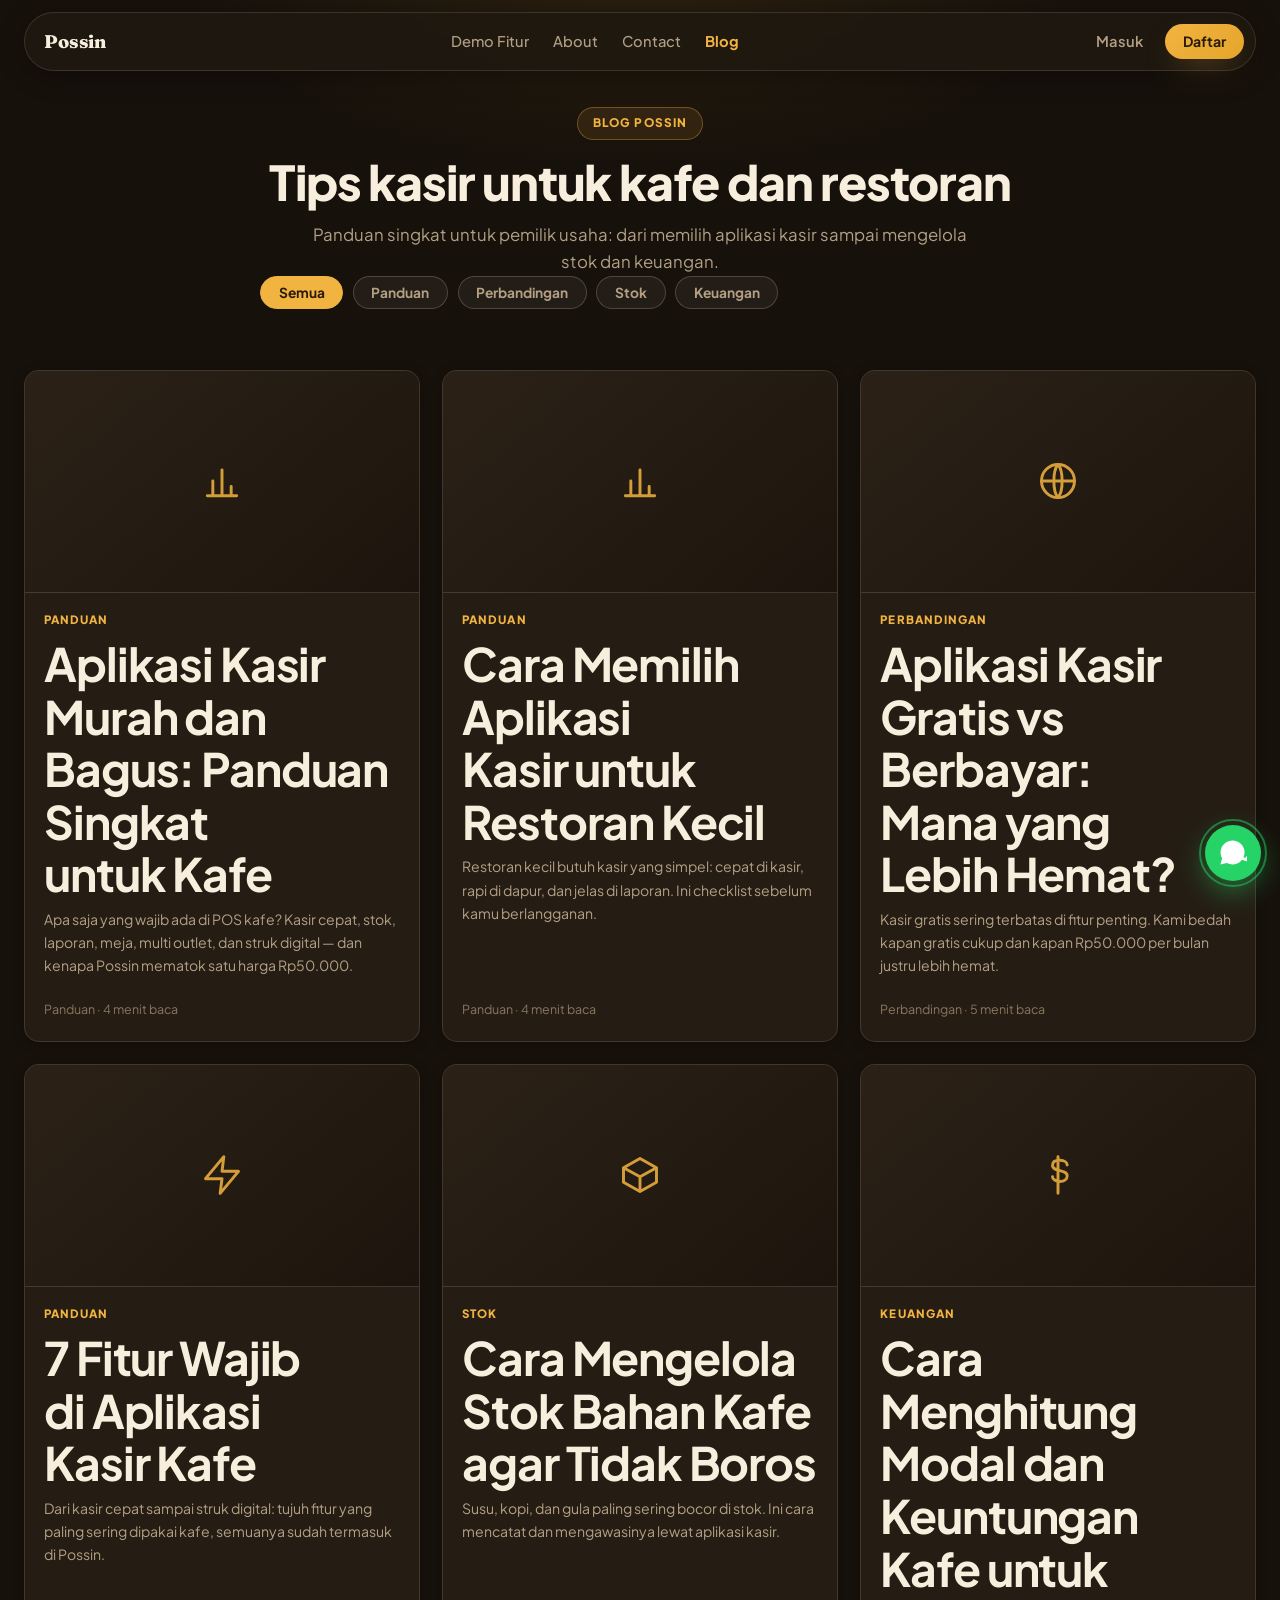
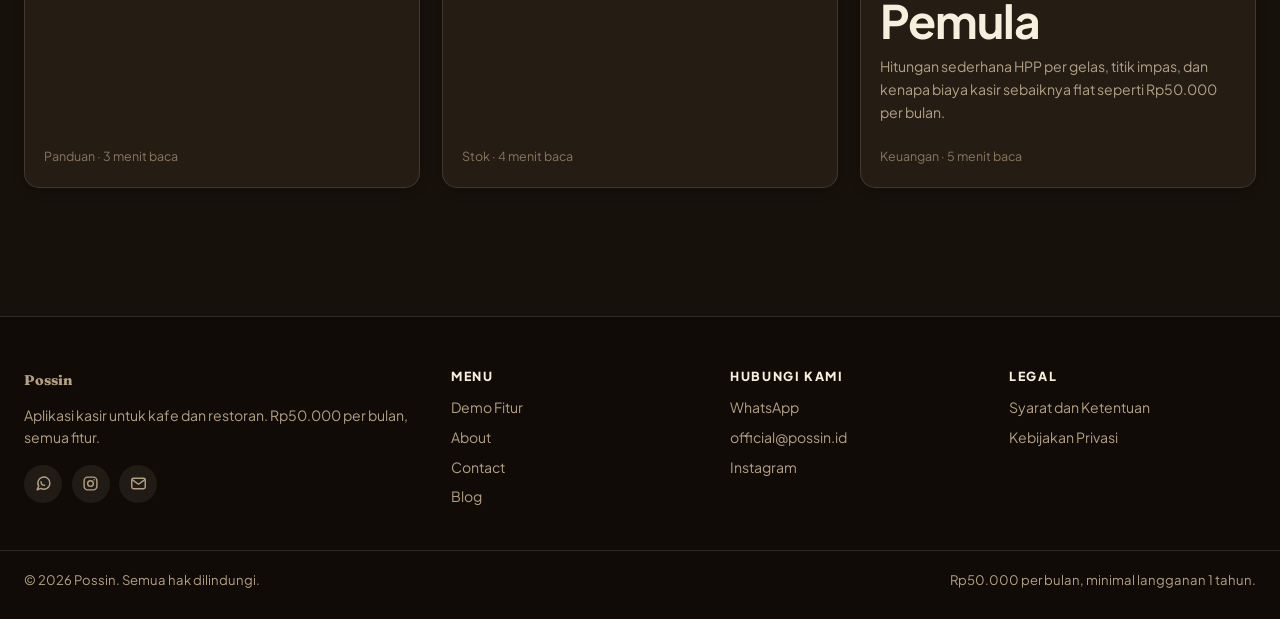
<file: blog/index.html>
<!DOCTYPE html>
<html lang="id">
<head>
<meta charset="utf-8">
<meta name="viewport" content="width=device-width, initial-scale=1, viewport-fit=cover">
<title>Blog Possin – Tips Kasir untuk Kafe dan Restoran</title>
<meta name="description" content="Kumpulan artikel tentang aplikasi kasir, operasional kafe dan restoran, dan cara memilih POS yang murah dan bagus.">
<link rel="canonical" href="https://possin.id/blog/">
<link rel="preconnect" href="https://fonts.googleapis.com">
<link rel="preconnect" href="https://fonts.gstatic.com" crossorigin>
<link href="https://fonts.googleapis.com/css2?family=Fraunces:opsz,wght@9..144,400;9..144,600;9..144,800&family=Plus+Jakarta+Sans:wght@400;500;600;700;800&display=swap" rel="stylesheet">
<link rel="stylesheet" href="/style.css">
</head>
<body>

<div class="nav-shell" id="navShell">
  <nav class="nav" aria-label="Menu utama">
    <a class="brand" href="/">Possin</a>
    <div class="desktop-links">
      <a href="/demofitur">Demo Fitur</a>
      <a href="/about">About</a>
      <a href="/contact">Contact</a>
      <a class="active" href="/blog">Blog</a>
    </div>
    <div class="nav-right">
      <a class="ghost" href="https://app.possin.id/masuk">Masuk</a>
      <a class="m-btn sm" href="https://app.possin.id/daftar">Daftar</a>
      <button class="hamburger" type="button" id="burger" aria-label="Buka menu" aria-expanded="false" aria-controls="mobileMenu">
        <svg viewBox="0 0 24 24" width="18" height="18" fill="none" stroke="currentColor" stroke-width="2.2" stroke-linecap="round" aria-hidden="true"><path d="M4 7h16M4 12h16M4 17h16"/></svg>
      </button>
    </div>
    <div class="mobile-menu" id="mobileMenu">
      <a href="/demofitur">Demo Fitur</a>
      <a href="/about">About</a>
      <a href="/contact">Contact</a>
      <a href="/blog">Blog</a>
      <a class="mm-login" href="https://app.possin.id/masuk">Masuk</a>
      <a class="m-btn block" href="https://app.possin.id/daftar">Daftar</a>
    </div>
  </nav>
</div>

<main class="wrap">
  <section class="page-hero">
    <span class="kicker">Blog Possin</span>
    <h1>Tips kasir untuk kafe dan restoran</h1>
    <p>Panduan singkat untuk pemilik usaha: dari memilih aplikasi kasir sampai mengelola stok dan keuangan.</p>
    <div class="filter-bar" role="group" aria-label="Filter artikel berdasarkan kategori">
      <button class="filter-btn" type="button" data-filter="semua" aria-pressed="true">Semua</button>
      <button class="filter-btn" type="button" data-filter="panduan" aria-pressed="false">Panduan</button>
      <button class="filter-btn" type="button" data-filter="perbandingan" aria-pressed="false">Perbandingan</button>
      <button class="filter-btn" type="button" data-filter="stok" aria-pressed="false">Stok</button>
      <button class="filter-btn" type="button" data-filter="keuangan" aria-pressed="false">Keuangan</button>
    </div>
  </section>
  <div class="posts">
    <a class="post-card reveal" href="/blog/aplikasi-kasir-murah-dan-bagus/" data-cat="panduan">
      <div class="post-thumb" aria-hidden="true"><svg viewBox="0 0 24 24"><path d="M4 20h16M7 20v-8M12 20V6M17 20v-5"/></svg></div>
      <div class="post-body"><span class="cat">Panduan</span><h2>Aplikasi Kasir Murah dan Bagus: Panduan Singkat untuk Kafe</h2><p>Apa saja yang wajib ada di POS kafe? Kasir cepat, stok, laporan, meja, multi outlet, dan struk digital — dan kenapa Possin mematok satu harga Rp50.000.</p><span class="meta">Panduan · 4 menit baca</span></div>
    </a>
    <a class="post-card reveal" href="/blog/cara-memilih-aplikasi-kasir-untuk-restoran-kecil/" data-cat="panduan">
      <div class="post-thumb" aria-hidden="true"><svg viewBox="0 0 24 24"><path d="M4 20h16M7 20v-8M12 20V6M17 20v-5"/></svg></div>
      <div class="post-body"><span class="cat">Panduan</span><h2>Cara Memilih Aplikasi Kasir untuk Restoran Kecil</h2><p>Restoran kecil butuh kasir yang simpel: cepat di kasir, rapi di dapur, dan jelas di laporan. Ini checklist sebelum kamu berlangganan.</p><span class="meta">Panduan · 4 menit baca</span></div>
    </a>
    <a class="post-card reveal" href="/blog/aplikasi-kasir-gratis-vs-berbayar/" data-cat="perbandingan">
      <div class="post-thumb" aria-hidden="true"><svg viewBox="0 0 24 24"><circle cx="12" cy="12" r="9"/><path d="M3 12h18M12 3c3 3.4 3 14.6 0 18M12 3c-3 3.4-3 14.6 0 18"/></svg></div>
      <div class="post-body"><span class="cat">Perbandingan</span><h2>Aplikasi Kasir Gratis vs Berbayar: Mana yang Lebih Hemat?</h2><p>Kasir gratis sering terbatas di fitur penting. Kami bedah kapan gratis cukup dan kapan Rp50.000 per bulan justru lebih hemat.</p><span class="meta">Perbandingan · 5 menit baca</span></div>
    </a>
    <a class="post-card reveal" href="/blog/fitur-wajib-aplikasi-kasir-kafe/" data-cat="panduan">
      <div class="post-thumb" aria-hidden="true"><svg viewBox="0 0 24 24"><path d="M13 2L3 14h9l-1 8 10-12h-9l1-8z"/></svg></div>
      <div class="post-body"><span class="cat">Panduan</span><h2>7 Fitur Wajib di Aplikasi Kasir Kafe</h2><p>Dari kasir cepat sampai struk digital: tujuh fitur yang paling sering dipakai kafe, semuanya sudah termasuk di Possin.</p><span class="meta">Panduan · 3 menit baca</span></div>
    </a>
    <a class="post-card reveal" href="/blog/cara-mengelola-stok-bahan-kafe/" data-cat="stok">
      <div class="post-thumb" aria-hidden="true"><svg viewBox="0 0 24 24"><path d="M21 8l-9-5-9 5v8l9 5 9-5V8zM3 8l9 5 9-5M12 13v8"/></svg></div>
      <div class="post-body"><span class="cat">Stok</span><h2>Cara Mengelola Stok Bahan Kafe agar Tidak Boros</h2><p>Susu, kopi, dan gula paling sering bocor di stok. Ini cara mencatat dan mengawasinya lewat aplikasi kasir.</p><span class="meta">Stok · 4 menit baca</span></div>
    </a>
    <a class="post-card reveal" href="/blog/cara-menghitung-modal-dan-keuntungan-kafe/" data-cat="keuangan">
      <div class="post-thumb" aria-hidden="true"><svg viewBox="0 0 24 24"><path d="M12 2v20M17 6.5c0-1.4-1.6-2.5-4-2.5s-4 .9-4 2.7c0 3.9 8 1.9 8 5.8 0 1.9-1.8 3-4 3s-4-1.1-4-2.6"/></svg></div>
      <div class="post-body"><span class="cat">Keuangan</span><h2>Cara Menghitung Modal dan Keuntungan Kafe untuk Pemula</h2><p>Hitungan sederhana HPP per gelas, titik impas, dan kenapa biaya kasir sebaiknya flat seperti Rp50.000 per bulan.</p><span class="meta">Keuangan · 5 menit baca</span></div>
    </a>
  </div>
</main>

<footer>
  <div class="footer-grid">
    <div>
      <p class="footer-brand">Possin</p>
      <p>Aplikasi kasir untuk kafe dan restoran. Rp50.000 per bulan, semua fitur.</p>
      <div class="footer-social">
        <a href="https://wa.me/6285721631961" aria-label="WhatsApp Possin"><svg viewBox="0 0 24 24"><path d="M21 11.5a8.5 8.5 0 01-12.6 7.4L3 21l2.2-5.3A8.5 8.5 0 1121 11.5z"/><path d="M8.5 9.5c0 3 2 5 5 5"/></svg></a>
        <a href="https://www.instagram.com/aplikasikasirpossin" aria-label="Instagram Possin"><svg viewBox="0 0 24 24"><rect x="3" y="3" width="18" height="18" rx="5"/><circle cx="12" cy="12" r="4"/><path d="M17.2 6.8h.01"/></svg></a>
        <a href="mailto:official@possin.id" aria-label="Email Possin"><svg viewBox="0 0 24 24"><rect x="2.5" y="4.5" width="19" height="15" rx="2.5"/><path d="M3 6.5l9 6.5 9-6.5"/></svg></a>
      </div>
    </div>
    <div>
      <h4>Menu</h4>
      <a href="/demofitur">Demo Fitur</a>
      <a href="/about">About</a>
      <a href="/contact">Contact</a>
      <a href="/blog">Blog</a>
    </div>
    <div>
      <h4>Hubungi kami</h4>
      <a href="https://wa.me/6285721631961">WhatsApp</a>
      <a href="mailto:official@possin.id">official@possin.id</a>
      <a href="https://www.instagram.com/aplikasikasirpossin">Instagram</a>
    </div>
    <div>
      <h4>Legal</h4>
      <a href="/syarat-ketentuan">Syarat dan Ketentuan</a>
      <a href="/kebijakan-privasi">Kebijakan Privasi</a>
    </div>
  </div>
  <div class="footer-crisp">
    <span>© 2026 Possin. Semua hak dilindungi.</span>
    <span>Rp50.000 per bulan, minimal langganan 1 tahun.</span>
  </div>
</footer>

<a class="wa-float" href="https://wa.me/6285721631961?text=Halo%20Possin%2C%20saya%20mau%20tanya" aria-label="Chat WhatsApp Possin">
  <svg viewBox="0 0 24 24" aria-hidden="true"><path d="M12.04 2C6.58 2 2.13 6.45 2.13 11.91c0 1.75.46 3.45 1.32 4.95L2 22l5.25-1.38a9.9 9.9 0 004.79 1.22h.01c5.46 0 9.91-4.45 9.91-9.91 0-2.65-1.03-5.14-2.9-7.01A9.82 9.82 0 0012.04 2zm4.66 6.23c-.2 0-.52.07-.79.36-.27.29-1.02 1-1.02 2.43 0 1.43 1.04 2.81 1.19 3 .14.19 2.04 3.12 5.06 4.36.71.31 1.26.49 1.69.63.71.23 1.36.19 1.87.12.57-.09 1.75-.72 2-1.41.25-.69.25-1.29.17-1.41-.07-.13-.27-.2-.57-.35-.3-.15-1.75-.86-2.02-.96-.27-.1-.47-.15-.66.15-.2.29-.76.95-.93 1.15-.17.2-.34.22-.64.07-.3-.15-1.24-.46-2.36-1.46-.87-.78-1.46-1.74-1.63-2.03-.17-.29-.02-.45.13-.6.13-.13.3-.34.44-.51.15-.17.2-.29.3-.49.1-.2.05-.37-.02-.52-.07-.15-.66-1.61-.92-2.2-.24-.58-.49-.5-.66-.51-.17-.01-.37-.01-.57-.01z"/></svg>
</a>
<button class="scroll-top" type="button" id="scrollTop" aria-label="Kembali ke atas">
  <svg viewBox="0 0 24 24" aria-hidden="true"><path d="M12 19V5M5 12l7-7 7 7"/></svg>
</button>

<script src="/script.js" defer></script>
</body>
</html>
</file>
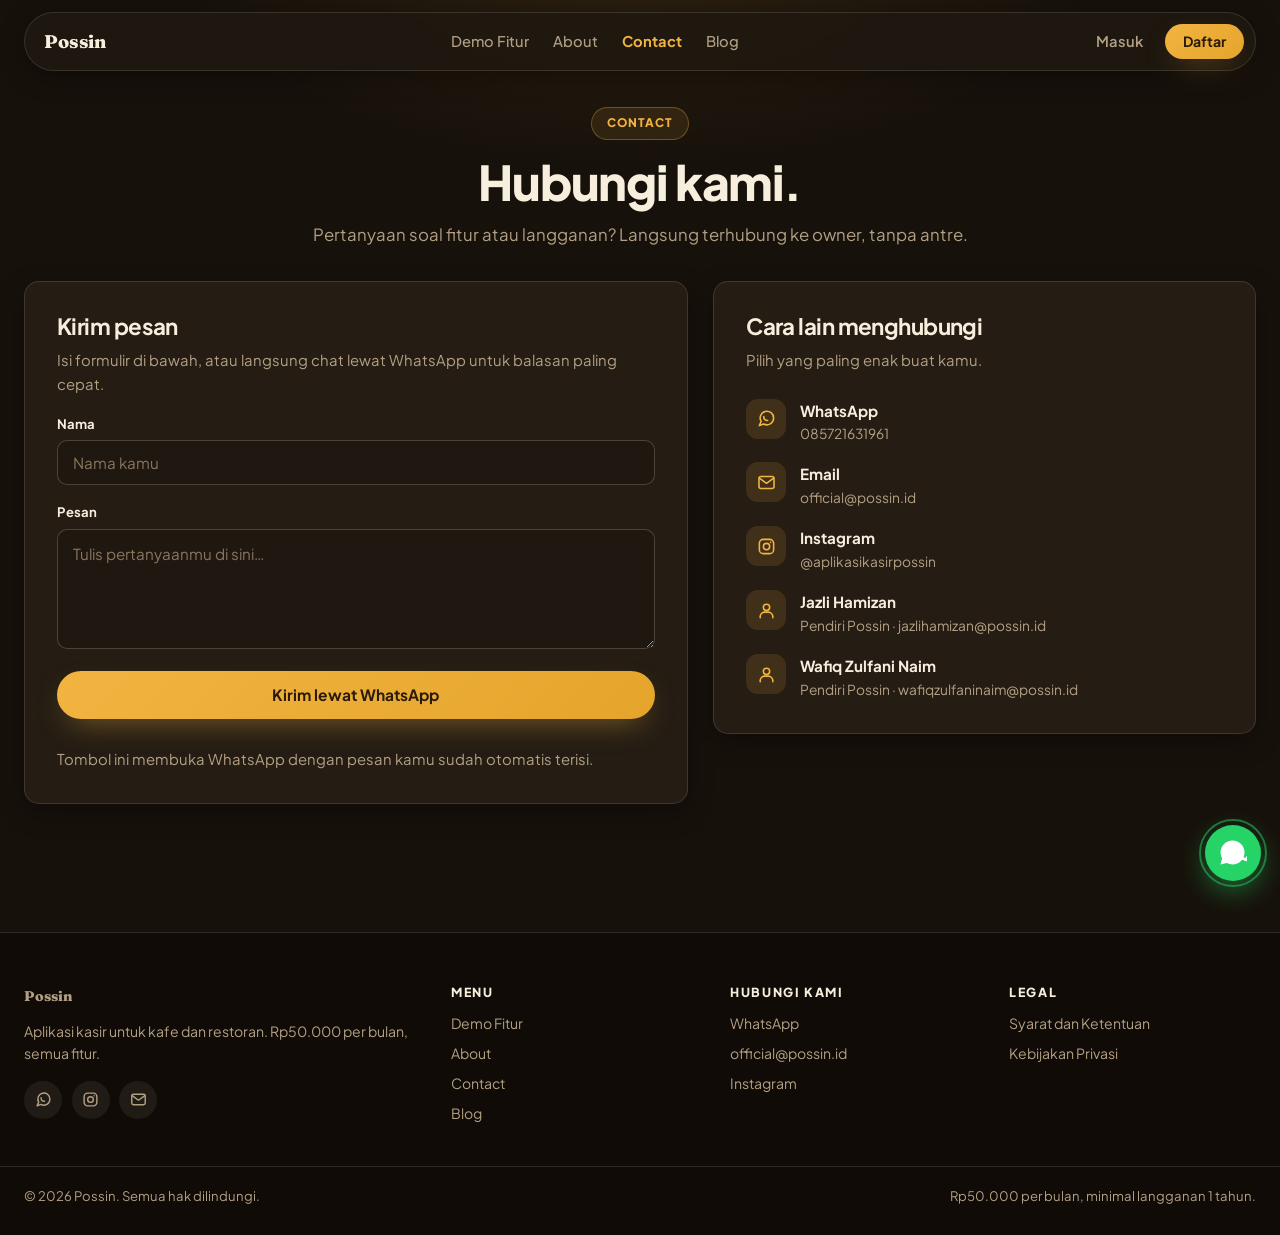
<file: contact/index.html>
<!DOCTYPE html>
<html lang="id">
<head>
<meta charset="utf-8">
<meta name="viewport" content="width=device-width, initial-scale=1, viewport-fit=cover">
<title>Contact Possin – Hubungi Kami</title>
<meta name="description" content="Hubungi Possin lewat WhatsApp, email, atau Instagram. Dikelola langsung oleh Jazli Hamizan dan Wafiq Zulfani Naim.">
<link rel="preconnect" href="https://fonts.googleapis.com">
<link rel="preconnect" href="https://fonts.gstatic.com" crossorigin>
<link href="https://fonts.googleapis.com/css2?family=Fraunces:opsz,wght@9..144,400;9..144,600;9..144,800&family=Plus+Jakarta+Sans:wght@400;500;600;700;800&display=swap" rel="stylesheet">
<link rel="stylesheet" href="/style.css">
</head>
<body>

<div class="nav-shell" id="navShell">
  <nav class="nav" aria-label="Menu utama">
    <a class="brand" href="/">Possin</a>
    <div class="desktop-links">
      <a href="/demofitur">Demo Fitur</a>
      <a href="/about">About</a>
      <a class="active" href="/contact">Contact</a>
      <a href="/blog">Blog</a>
    </div>
    <div class="nav-right">
      <a class="ghost" href="https://app.possin.id/masuk">Masuk</a>
      <a class="m-btn sm" href="https://app.possin.id/daftar">Daftar</a>
      <button class="hamburger" type="button" id="burger" aria-label="Buka menu" aria-expanded="false" aria-controls="mobileMenu">
        <svg viewBox="0 0 24 24" width="18" height="18" fill="none" stroke="currentColor" stroke-width="2.2" stroke-linecap="round" aria-hidden="true"><path d="M4 7h16M4 12h16M4 17h16"/></svg>
      </button>
    </div>
    <div class="mobile-menu" id="mobileMenu">
      <a href="/demofitur">Demo Fitur</a>
      <a href="/about">About</a>
      <a href="/contact">Contact</a>
      <a href="/blog">Blog</a>
      <a class="mm-login" href="https://app.possin.id/masuk">Masuk</a>
      <a class="m-btn block" href="https://app.possin.id/daftar">Daftar</a>
    </div>
  </nav>
</div>

<main class="wrap">
  <section class="page-hero">
    <span class="kicker">Contact</span>
    <h1>Hubungi kami.</h1>
    <p>Pertanyaan soal fitur atau langganan? Langsung terhubung ke owner, tanpa antre.</p>
  </section>
  <div class="contact-grid">
    <div class="contact-card m-card reveal">
      <h2>Kirim pesan</h2>
      <p>Isi formulir di bawah, atau langsung chat lewat WhatsApp untuk balasan paling cepat.</p>
      <form class="form-grid" data-wa>
        <div>
          <label class="fl" for="nama">Nama</label>
          <input class="m-input" id="nama" name="nama" placeholder="Nama kamu" required>
        </div>
        <div>
          <label class="fl" for="pesan">Pesan</label>
          <textarea class="m-input" id="pesan" name="pesan" placeholder="Tulis pertanyaanmu di sini…" required></textarea>
        </div>
        <button class="m-btn block" type="submit">Kirim lewat WhatsApp</button>
        <p class="form-note">Tombol ini membuka WhatsApp dengan pesan kamu sudah otomatis terisi.</p>
      </form>
    </div>
    <div class="contact-card m-card reveal">
      <h2>Cara lain menghubungi</h2>
      <p>Pilih yang paling enak buat kamu.</p>
      <ul class="contact-list">
        <li><a href="https://wa.me/6285721631961?text=Halo%20Possin%2C%20saya%20mau%20bertanya"><span class="ci" aria-hidden="true"><svg viewBox="0 0 24 24"><path d="M21 11.5a8.5 8.5 0 01-12.6 7.4L3 21l2.2-5.3A8.5 8.5 0 1121 11.5z"/><path d="M8.5 9.5c0 3 2 5 5 5"/></svg></span><span><b>WhatsApp</b><span>085721631961</span></span></a></li>
        <li><a href="mailto:official@possin.id"><span class="ci" aria-hidden="true"><svg viewBox="0 0 24 24"><rect x="2.5" y="4.5" width="19" height="15" rx="2.5"/><path d="M3 6.5l9 6.5 9-6.5"/></svg></span><span><b>Email</b><span>official@possin.id</span></span></a></li>
        <li><a href="https://www.instagram.com/aplikasikasirpossin"><span class="ci" aria-hidden="true"><svg viewBox="0 0 24 24"><rect x="3" y="3" width="18" height="18" rx="5"/><circle cx="12" cy="12" r="4"/><path d="M17.2 6.8h.01"/></svg></span><span><b>Instagram</b><span>@aplikasikasirpossin</span></span></a></li>
        <li><a href="mailto:jazlihamizan@possin.id"><span class="ci" aria-hidden="true"><svg viewBox="0 0 24 24"><circle cx="12" cy="8" r="4"/><path d="M4 21v-1a6 6 0 016-6h4a6 6 0 016 6v1"/></svg></span><span><b>Jazli Hamizan</b><span>Pendiri Possin · jazlihamizan@possin.id</span></span></a></li>
        <li><a href="mailto:wafiqzulfaninaim@possin.id"><span class="ci" aria-hidden="true"><svg viewBox="0 0 24 24"><circle cx="12" cy="8" r="4"/><path d="M4 21v-1a6 6 0 016-6h4a6 6 0 016 6v1"/></svg></span><span><b>Wafiq Zulfani Naim</b><span>Pendiri Possin · wafiqzulfaninaim@possin.id</span></span></a></li>
      </ul>
    </div>
  </div>
</main>

<footer>
  <div class="footer-grid">
    <div>
      <p class="footer-brand">Possin</p>
      <p>Aplikasi kasir untuk kafe dan restoran. Rp50.000 per bulan, semua fitur.</p>
      <div class="footer-social">
        <a href="https://wa.me/6285721631961" aria-label="WhatsApp Possin"><svg viewBox="0 0 24 24"><path d="M21 11.5a8.5 8.5 0 01-12.6 7.4L3 21l2.2-5.3A8.5 8.5 0 1121 11.5z"/><path d="M8.5 9.5c0 3 2 5 5 5"/></svg></a>
        <a href="https://www.instagram.com/aplikasikasirpossin" aria-label="Instagram Possin"><svg viewBox="0 0 24 24"><rect x="3" y="3" width="18" height="18" rx="5"/><circle cx="12" cy="12" r="4"/><path d="M17.2 6.8h.01"/></svg></a>
        <a href="mailto:official@possin.id" aria-label="Email Possin"><svg viewBox="0 0 24 24"><rect x="2.5" y="4.5" width="19" height="15" rx="2.5"/><path d="M3 6.5l9 6.5 9-6.5"/></svg></a>
      </div>
    </div>
    <div>
      <h4>Menu</h4>
      <a href="/demofitur">Demo Fitur</a>
      <a href="/about">About</a>
      <a href="/contact">Contact</a>
      <a href="/blog">Blog</a>
    </div>
    <div>
      <h4>Hubungi kami</h4>
      <a href="https://wa.me/6285721631961">WhatsApp</a>
      <a href="mailto:official@possin.id">official@possin.id</a>
      <a href="https://www.instagram.com/aplikasikasirpossin">Instagram</a>
    </div>
    <div>
      <h4>Legal</h4>
      <a href="/syarat-ketentuan">Syarat dan Ketentuan</a>
      <a href="/kebijakan-privasi">Kebijakan Privasi</a>
    </div>
  </div>
  <div class="footer-crisp">
    <span>© 2026 Possin. Semua hak dilindungi.</span>
    <span>Rp50.000 per bulan, minimal langganan 1 tahun.</span>
  </div>
</footer>

<a class="wa-float" href="https://wa.me/6285721631961?text=Halo%20Possin%2C%20saya%20mau%20tanya" aria-label="Chat WhatsApp Possin">
  <svg viewBox="0 0 24 24" aria-hidden="true"><path d="M12.04 2C6.58 2 2.13 6.45 2.13 11.91c0 1.75.46 3.45 1.32 4.95L2 22l5.25-1.38a9.9 9.9 0 004.79 1.22h.01c5.46 0 9.91-4.45 9.91-9.91 0-2.65-1.03-5.14-2.9-7.01A9.82 9.82 0 0012.04 2zm4.66 6.23c-.2 0-.52.07-.79.36-.27.29-1.02 1-1.02 2.43 0 1.43 1.04 2.81 1.19 3 .14.19 2.04 3.12 5.06 4.36.71.31 1.26.49 1.69.63.71.23 1.36.19 1.87.12.57-.09 1.75-.72 2-1.41.25-.69.25-1.29.17-1.41-.07-.13-.27-.2-.57-.35-.3-.15-1.75-.86-2.02-.96-.27-.1-.47-.15-.66.15-.2.29-.76.95-.93 1.15-.17.2-.34.22-.64.07-.3-.15-1.24-.46-2.36-1.46-.87-.78-1.46-1.74-1.63-2.03-.17-.29-.02-.45.13-.6.13-.13.3-.34.44-.51.15-.17.2-.29.3-.49.1-.2.05-.37-.02-.52-.07-.15-.66-1.61-.92-2.2-.24-.58-.49-.5-.66-.51-.17-.01-.37-.01-.57-.01z"/></svg>
</a>
<button class="scroll-top" type="button" id="scrollTop" aria-label="Kembali ke atas">
  <svg viewBox="0 0 24 24" aria-hidden="true"><path d="M12 19V5M5 12l7-7 7 7"/></svg>
</button>

<script src="/script.js" defer></script>
</body>
</html>
</file>
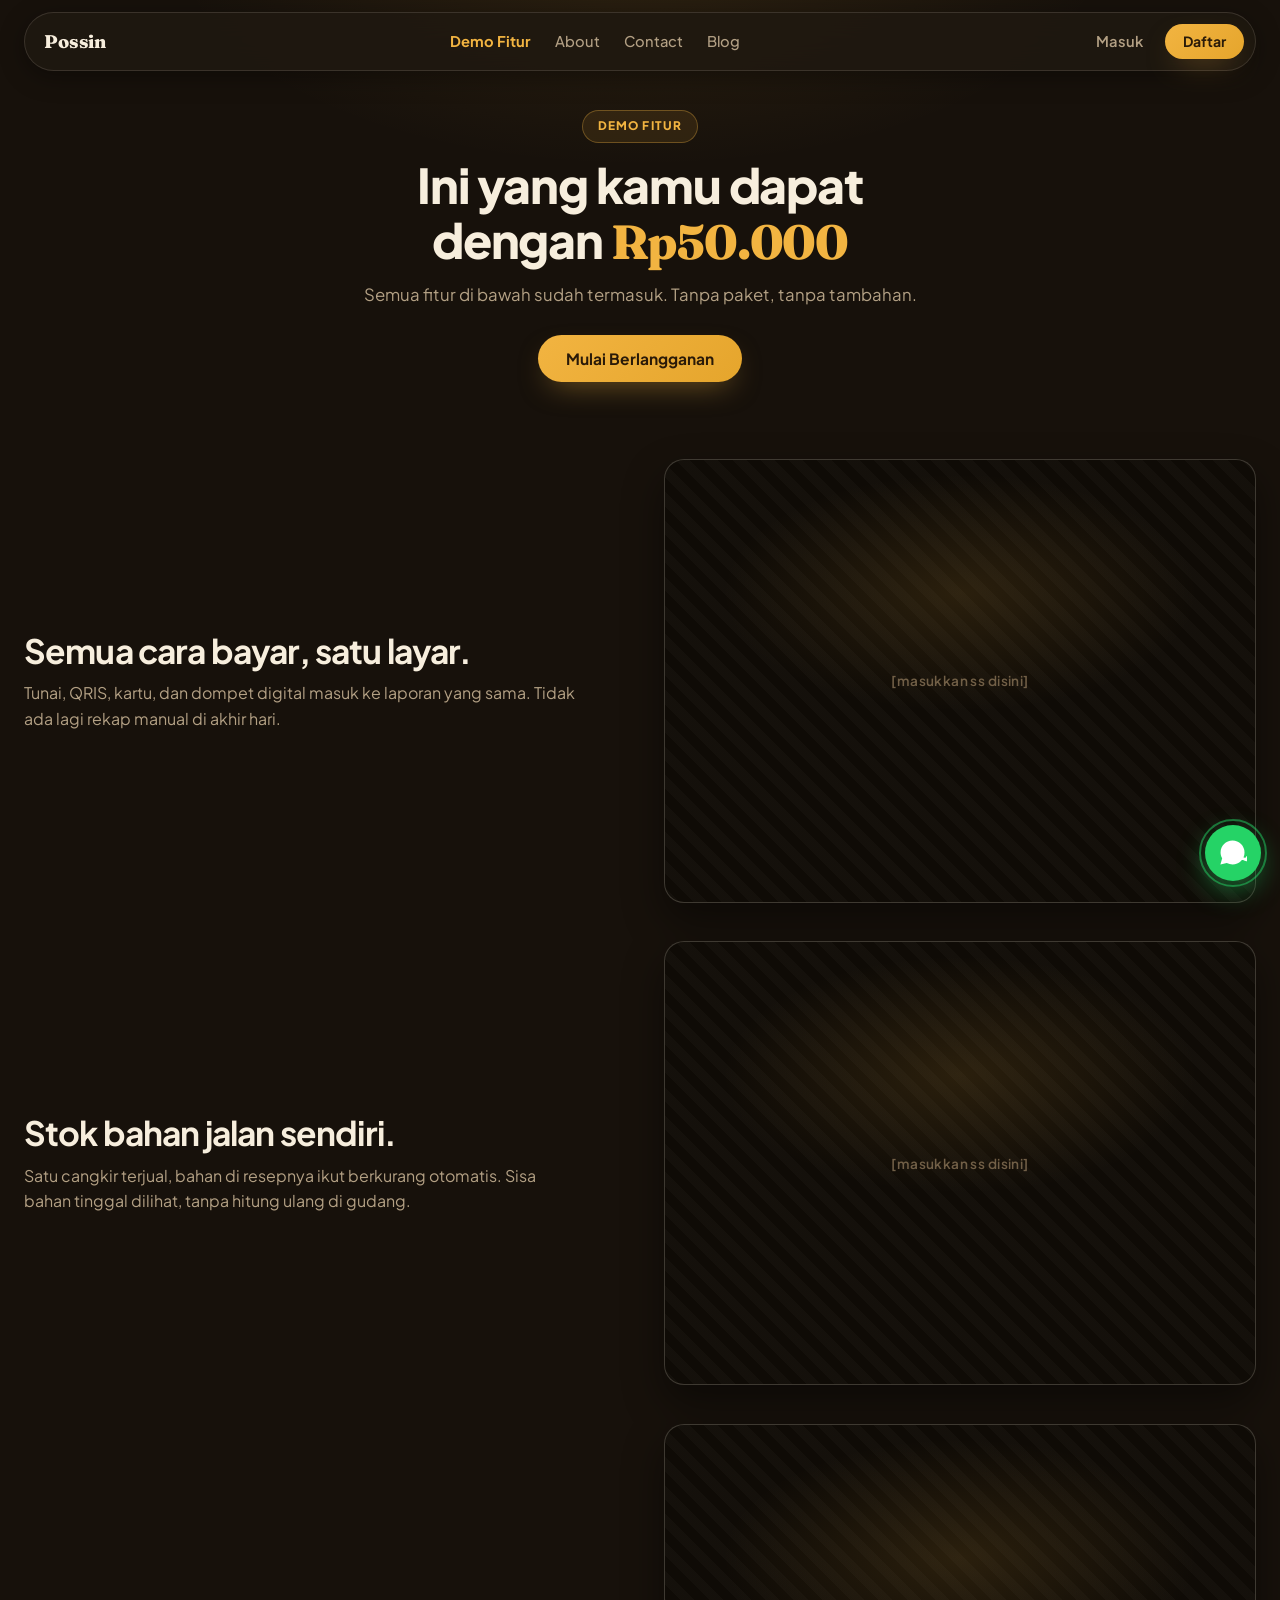
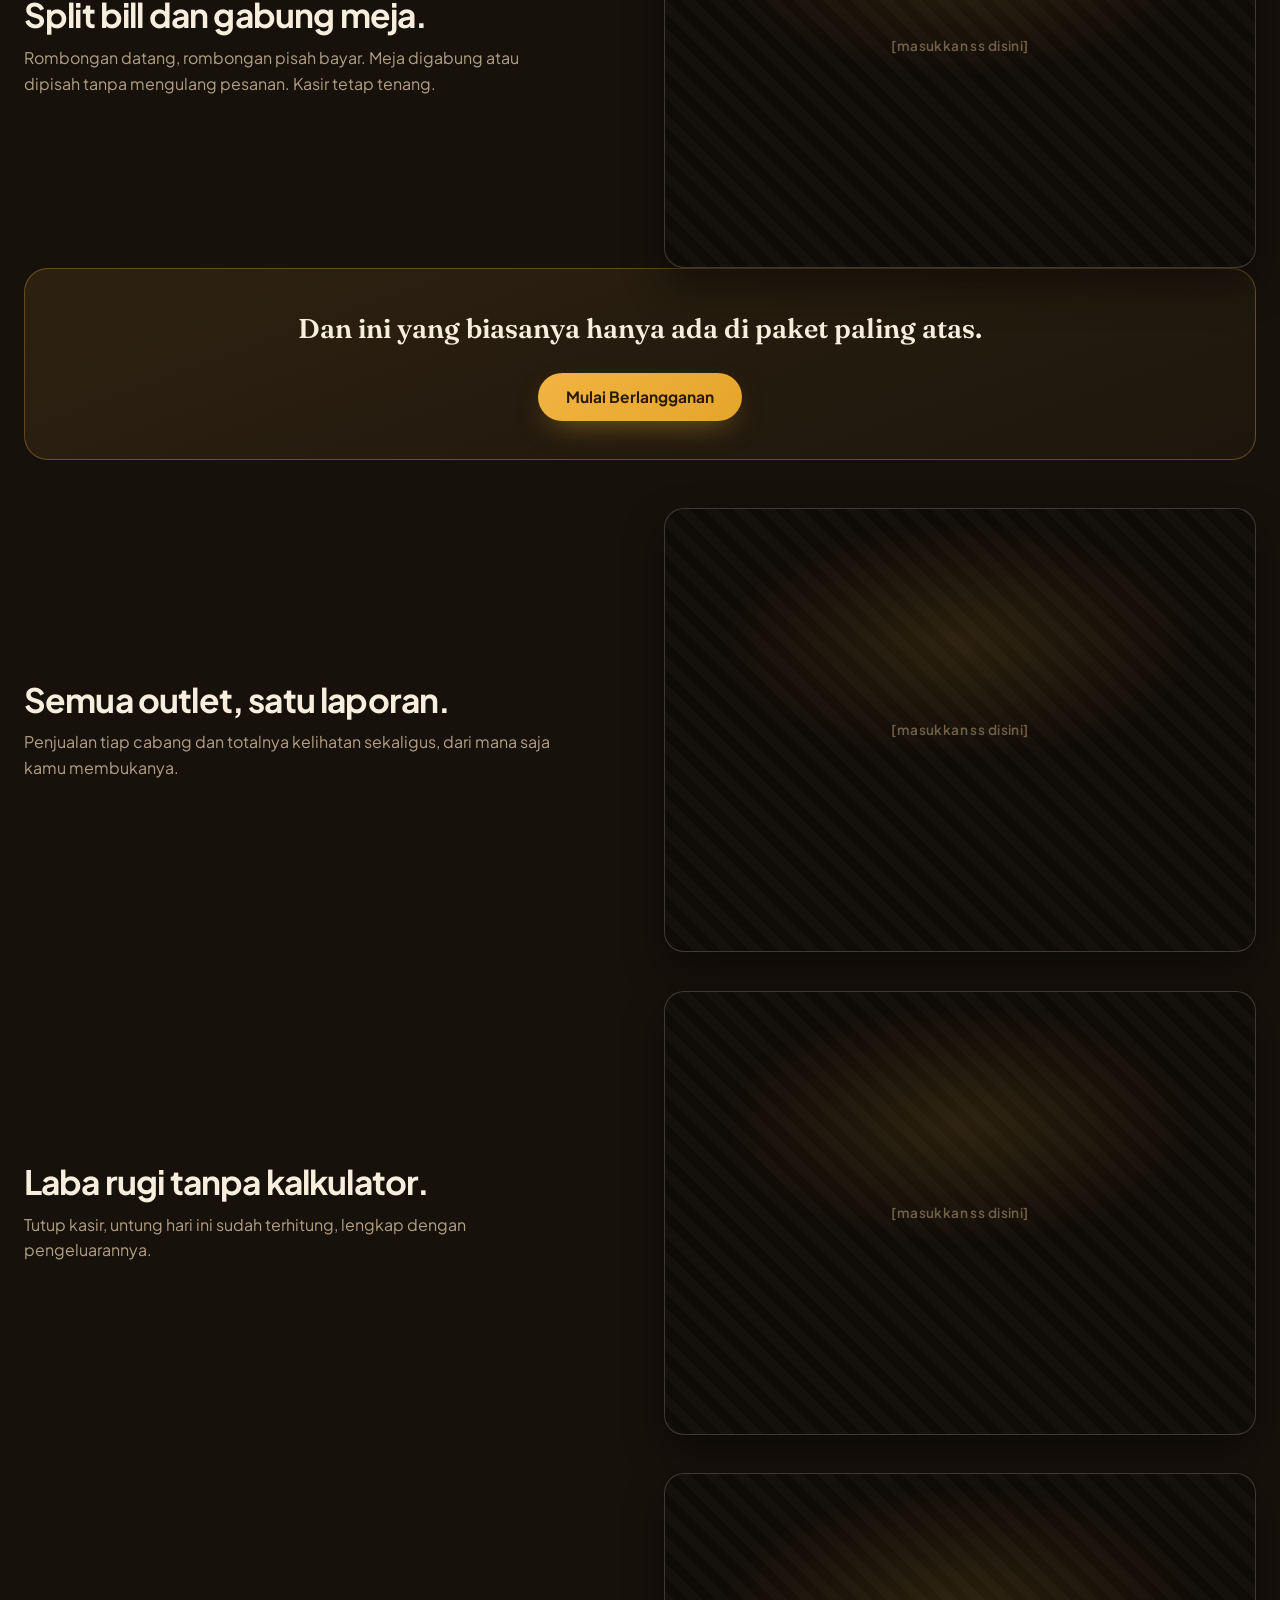
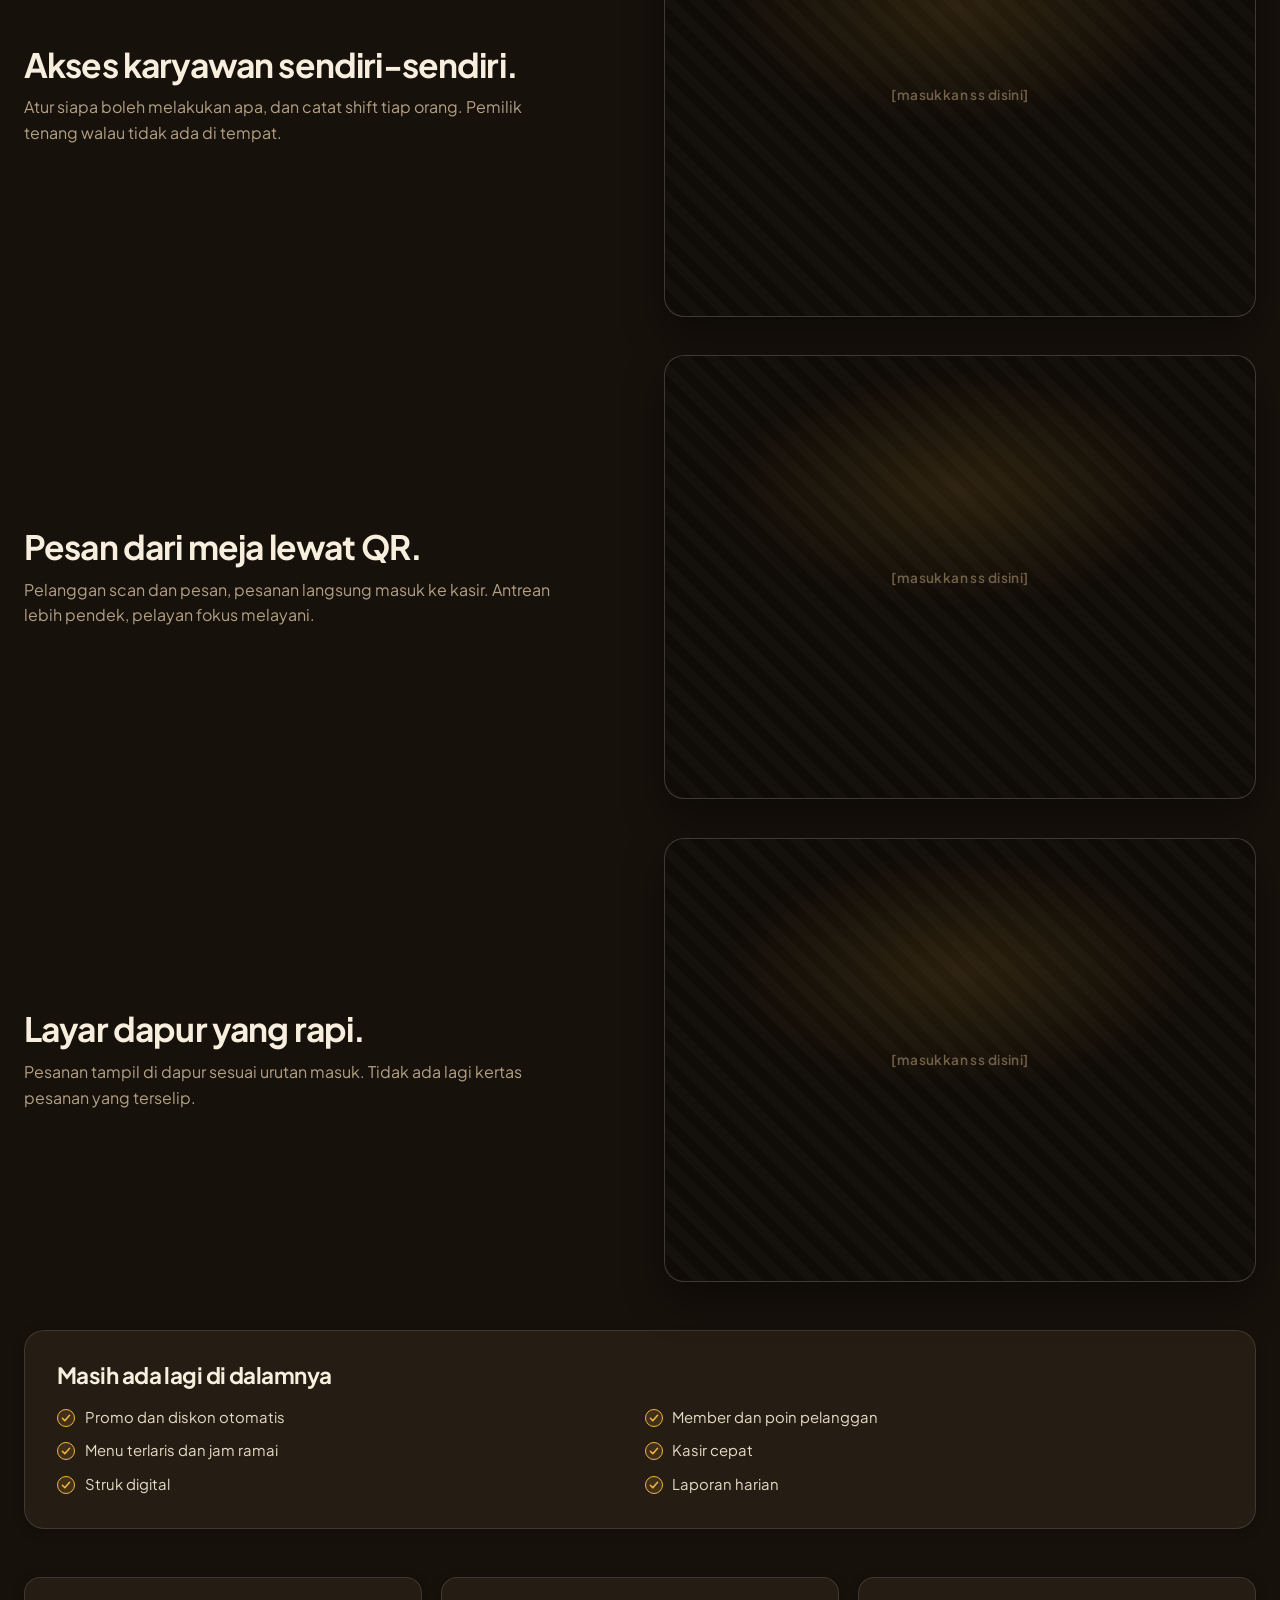
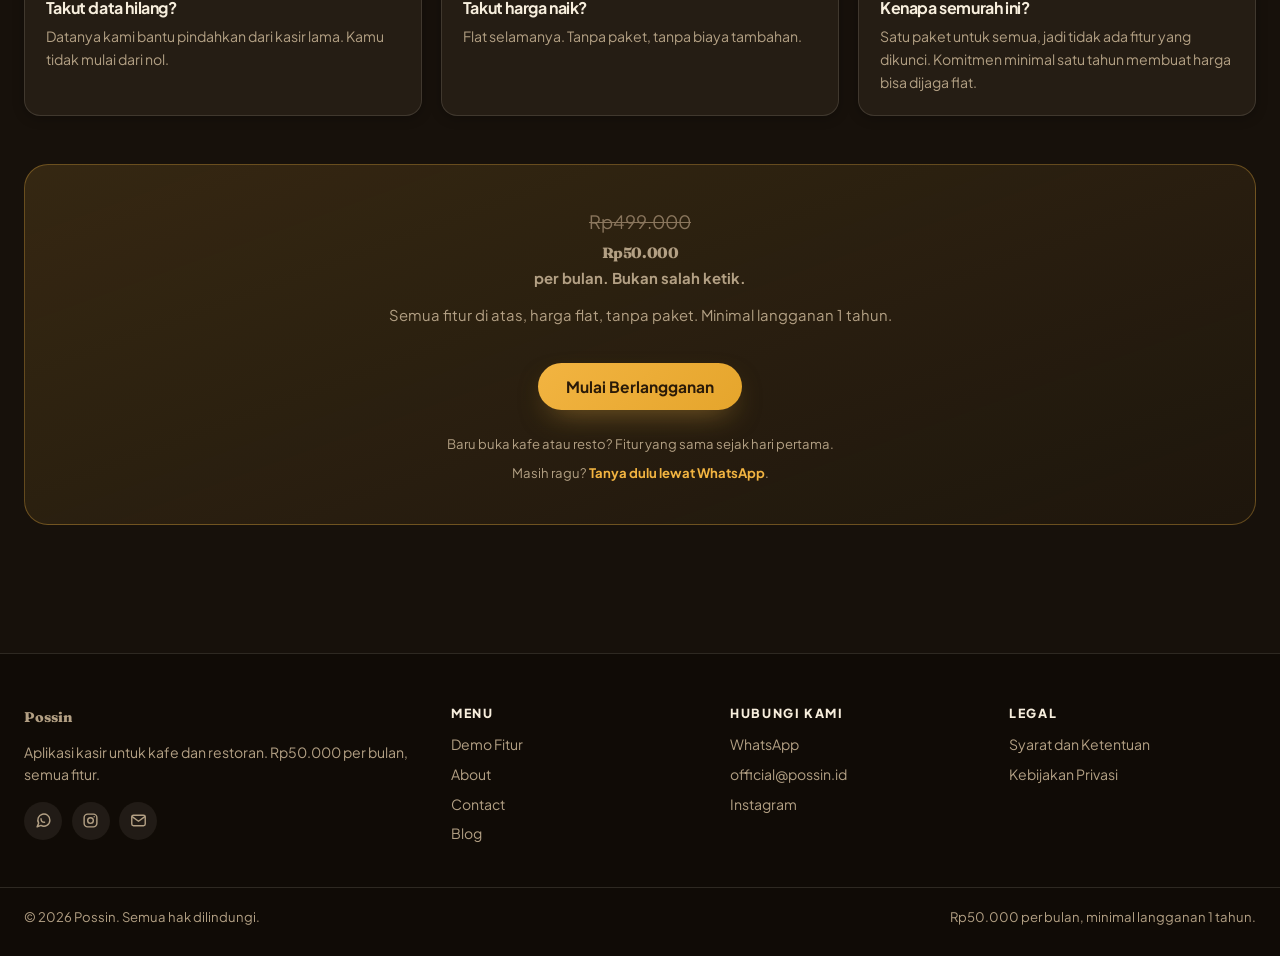
<file: demofitur/index.html>
<!DOCTYPE html>
<html lang="id">
<head>
<meta charset="utf-8">
<meta name="viewport" content="width=device-width, initial-scale=1, viewport-fit=cover">
<title>Demo Fitur – Possin</title>
<meta name="description" content="Lihat semua fitur Possin: multi outlet, laba rugi, stok otomatis, pesan lewat QR, dan lainnya. Semua termasuk di Rp50.000 per bulan.">
<link rel="preconnect" href="https://fonts.googleapis.com">
<link rel="preconnect" href="https://fonts.gstatic.com" crossorigin>
<link href="https://fonts.googleapis.com/css2?family=Fraunces:opsz,wght@9..144,400;9..144,600;9..144,800&family=Plus+Jakarta+Sans:wght@400;500;600;700;800&display=swap" rel="stylesheet">
<link rel="stylesheet" href="/style.css">
</head>
<body>

<div class="nav-shell" id="navShell">
  <nav class="nav" aria-label="Menu utama">
    <a class="brand" href="/">Possin</a>
    <div class="desktop-links">
      <a class="active" href="/demofitur">Demo Fitur</a>
      <a href="/about">About</a>
      <a href="/contact">Contact</a>
      <a href="/blog">Blog</a>
    </div>
    <div class="nav-right">
      <a class="ghost" href="https://app.possin.id/masuk">Masuk</a>
      <a class="m-btn sm" href="https://app.possin.id/daftar">Daftar</a>
      <button class="hamburger" type="button" id="burger" aria-label="Buka menu" aria-expanded="false" aria-controls="mobileMenu">
        <svg viewBox="0 0 24 24" width="18" height="18" fill="none" stroke="currentColor" stroke-width="2.2" stroke-linecap="round" aria-hidden="true"><path d="M4 7h16M4 12h16M4 17h16"/></svg>
      </button>
    </div>
    <div class="mobile-menu" id="mobileMenu">
      <a href="/demofitur">Demo Fitur</a>
      <a href="/about">About</a>
      <a href="/contact">Contact</a>
      <a href="/blog">Blog</a>
      <a class="mm-login" href="https://app.possin.id/masuk">Masuk</a>
      <a class="m-btn block" href="https://app.possin.id/daftar">Daftar</a>
    </div>
  </nav>
</div>

<main class="wrap">

  <section class="df-hero">
    <span class="kicker">Demo Fitur</span>
    <h1>Ini yang kamu dapat dengan <b>Rp50.000</b></h1>
    <p>Semua fitur di bawah sudah termasuk. Tanpa paket, tanpa tambahan.</p>
    <a class="m-btn" href="https://wa.me/6285721631961?text=Halo%20Possin%2C%20saya%20mau%20berlangganan">Mulai Berlangganan</a>
  </section>

  <section class="df-list" aria-label="Fitur utama">
    <div class="df-row reveal">
      <div class="df-text"><h2>Semua cara bayar, satu layar.</h2><p>Tunai, QRIS, kartu, dan dompet digital masuk ke laporan yang sama. Tidak ada lagi rekap manual di akhir hari.</p></div>
      <div class="df-shot"><span class="ph">[masukkan ss disini]</span></div>
    </div>
    <div class="df-row reveal">
      <div class="df-text"><h2>Stok bahan jalan sendiri.</h2><p>Satu cangkir terjual, bahan di resepnya ikut berkurang otomatis. Sisa bahan tinggal dilihat, tanpa hitung ulang di gudang.</p></div>
      <div class="df-shot"><span class="ph">[masukkan ss disini]</span></div>
    </div>
    <div class="df-row reveal">
      <div class="df-text"><h2>Split bill dan gabung meja.</h2><p>Rombongan datang, rombongan pisah bayar. Meja digabung atau dipisah tanpa mengulang pesanan. Kasir tetap tenang.</p></div>
      <div class="df-shot"><span class="ph">[masukkan ss disini]</span></div>
    </div>
  </section>

  <section class="df-bridge reveal">
    <p>Dan ini yang biasanya hanya ada di paket paling atas.</p>
    <a class="m-btn" href="https://wa.me/6285721631961?text=Halo%20Possin%2C%20saya%20mau%20berlangganan">Mulai Berlangganan</a>
  </section>

  <section class="df-list section-sm" aria-label="Fitur kelas atas">
    <div class="df-row reveal">
      <div class="df-text"><h2>Semua outlet, satu laporan.</h2><p>Penjualan tiap cabang dan totalnya kelihatan sekaligus, dari mana saja kamu membukanya.</p></div>
      <div class="df-shot"><span class="ph">[masukkan ss disini]</span></div>
    </div>
    <div class="df-row reveal">
      <div class="df-text"><h2>Laba rugi tanpa kalkulator.</h2><p>Tutup kasir, untung hari ini sudah terhitung, lengkap dengan pengeluarannya.</p></div>
      <div class="df-shot"><span class="ph">[masukkan ss disini]</span></div>
    </div>
    <div class="df-row reveal">
      <div class="df-text"><h2>Akses karyawan sendiri-sendiri.</h2><p>Atur siapa boleh melakukan apa, dan catat shift tiap orang. Pemilik tenang walau tidak ada di tempat.</p></div>
      <div class="df-shot"><span class="ph">[masukkan ss disini]</span></div>
    </div>
    <div class="df-row reveal">
      <div class="df-text"><h2>Pesan dari meja lewat QR.</h2><p>Pelanggan scan dan pesan, pesanan langsung masuk ke kasir. Antrean lebih pendek, pelayan fokus melayani.</p></div>
      <div class="df-shot"><span class="ph">[masukkan ss disini]</span></div>
    </div>
    <div class="df-row reveal">
      <div class="df-text"><h2>Layar dapur yang rapi.</h2><p>Pesanan tampil di dapur sesuai urutan masuk. Tidak ada lagi kertas pesanan yang terselip.</p></div>
      <div class="df-shot"><span class="ph">[masukkan ss disini]</span></div>
    </div>
  </section>

  <section class="df-more section-sm reveal">
    <h2>Masih ada lagi di dalamnya</h2>
    <ul>
      <li>Promo dan diskon otomatis</li>
      <li>Member dan poin pelanggan</li>
      <li>Menu terlaris dan jam ramai</li>
      <li>Kasir cepat</li>
      <li>Struk digital</li>
      <li>Laporan harian</li>
    </ul>
  </section>

  <section class="df-assure section-sm reveal" aria-label="Jawaban untuk keraguan">
    <div>
      <h3>Takut data hilang?</h3>
      <p>Datanya kami bantu pindahkan dari kasir lama. Kamu tidak mulai dari nol.</p>
    </div>
    <div>
      <h3>Takut harga naik?</h3>
      <p>Flat selamanya. Tanpa paket, tanpa biaya tambahan.</p>
    </div>
    <div>
      <h3>Kenapa semurah ini?</h3>
      <p>Satu paket untuk semua, jadi tidak ada fitur yang dikunci. Komitmen minimal satu tahun membuat harga bisa dijaga flat.</p>
    </div>
  </section>

  <section class="df-close section-sm reveal">
    <s class="df-was"><span style="position:absolute;left:-9999px">Harga normal </span>Rp499.000</s>
    <p class="df-price">Rp50.000</p>
    <p class="df-sub">per bulan. Bukan salah ketik.</p>
    <p>Semua fitur di atas, harga flat, tanpa paket. Minimal langganan 1 tahun.</p>
    <a class="m-btn" href="https://wa.me/6285721631961?text=Halo%20Possin%2C%20saya%20mau%20berlangganan">Mulai Berlangganan</a>
    <p class="df-note">Baru buka kafe atau resto? Fitur yang sama sejak hari pertama.</p>
    <p class="df-note">Masih ragu? <a href="https://wa.me/6285721631961?text=Halo%20Possin%2C%20saya%20mau%20tanya%20dulu">Tanya dulu lewat WhatsApp</a>.</p>
  </section>

</main>

<footer>
  <div class="footer-grid">
    <div>
      <p class="footer-brand">Possin</p>
      <p>Aplikasi kasir untuk kafe dan restoran. Rp50.000 per bulan, semua fitur.</p>
      <div class="footer-social">
        <a href="https://wa.me/6285721631961" aria-label="WhatsApp Possin"><svg viewBox="0 0 24 24"><path d="M21 11.5a8.5 8.5 0 01-12.6 7.4L3 21l2.2-5.3A8.5 8.5 0 1121 11.5z"/><path d="M8.5 9.5c0 3 2 5 5 5"/></svg></a>
        <a href="https://www.instagram.com/aplikasikasirpossin" aria-label="Instagram Possin"><svg viewBox="0 0 24 24"><rect x="3" y="3" width="18" height="18" rx="5"/><circle cx="12" cy="12" r="4"/><path d="M17.2 6.8h.01"/></svg></a>
        <a href="mailto:official@possin.id" aria-label="Email Possin"><svg viewBox="0 0 24 24"><rect x="2.5" y="4.5" width="19" height="15" rx="2.5"/><path d="M3 6.5l9 6.5 9-6.5"/></svg></a>
      </div>
    </div>
    <div>
      <h4>Menu</h4>
      <a href="/demofitur">Demo Fitur</a>
      <a href="/about">About</a>
      <a href="/contact">Contact</a>
      <a href="/blog">Blog</a>
    </div>
    <div>
      <h4>Hubungi kami</h4>
      <a href="https://wa.me/6285721631961">WhatsApp</a>
      <a href="mailto:official@possin.id">official@possin.id</a>
      <a href="https://www.instagram.com/aplikasikasirpossin">Instagram</a>
    </div>
    <div>
      <h4>Legal</h4>
      <a href="/syarat-ketentuan">Syarat dan Ketentuan</a>
      <a href="/kebijakan-privasi">Kebijakan Privasi</a>
    </div>
  </div>
  <div class="footer-crisp">
    <span>© 2026 Possin. Semua hak dilindungi.</span>
    <span>Rp50.000 per bulan, minimal langganan 1 tahun.</span>
  </div>
</footer>

<a class="wa-float" href="https://wa.me/6285721631961?text=Halo%20Possin%2C%20saya%20mau%20tanya" aria-label="Chat WhatsApp Possin">
  <svg viewBox="0 0 24 24" aria-hidden="true"><path d="M12.04 2C6.58 2 2.13 6.45 2.13 11.91c0 1.75.46 3.45 1.32 4.95L2 22l5.25-1.38a9.9 9.9 0 004.79 1.22h.01c5.46 0 9.91-4.45 9.91-9.91 0-2.65-1.03-5.14-2.9-7.01A9.82 9.82 0 0012.04 2zm4.66 6.23c-.2 0-.52.07-.79.36-.27.29-1.02 1-1.02 2.43 0 1.43 1.04 2.81 1.19 3 .14.19 2.04 3.12 5.06 4.36.71.31 1.26.49 1.69.63.71.23 1.36.19 1.87.12.57-.09 1.75-.72 2-1.41.25-.69.25-1.29.17-1.41-.07-.13-.27-.2-.57-.35-.3-.15-1.75-.86-2.02-.96-.27-.1-.47-.15-.66.15-.2.29-.76.95-.93 1.15-.17.2-.34.22-.64.07-.3-.15-1.24-.46-2.36-1.46-.87-.78-1.46-1.74-1.63-2.03-.17-.29-.02-.45.13-.6.13-.13.3-.34.44-.51.15-.17.2-.29.3-.49.1-.2.05-.37-.02-.52-.07-.15-.66-1.61-.92-2.2-.24-.58-.49-.5-.66-.51-.17-.01-.37-.01-.57-.01z"/></svg>
</a>
<button class="scroll-top" type="button" id="scrollTop" aria-label="Kembali ke atas">
  <svg viewBox="0 0 24 24" aria-hidden="true"><path d="M12 19V5M5 12l7-7 7 7"/></svg>
</button>

<script src="/script.js" defer></script>
</body>
</html>
</file>
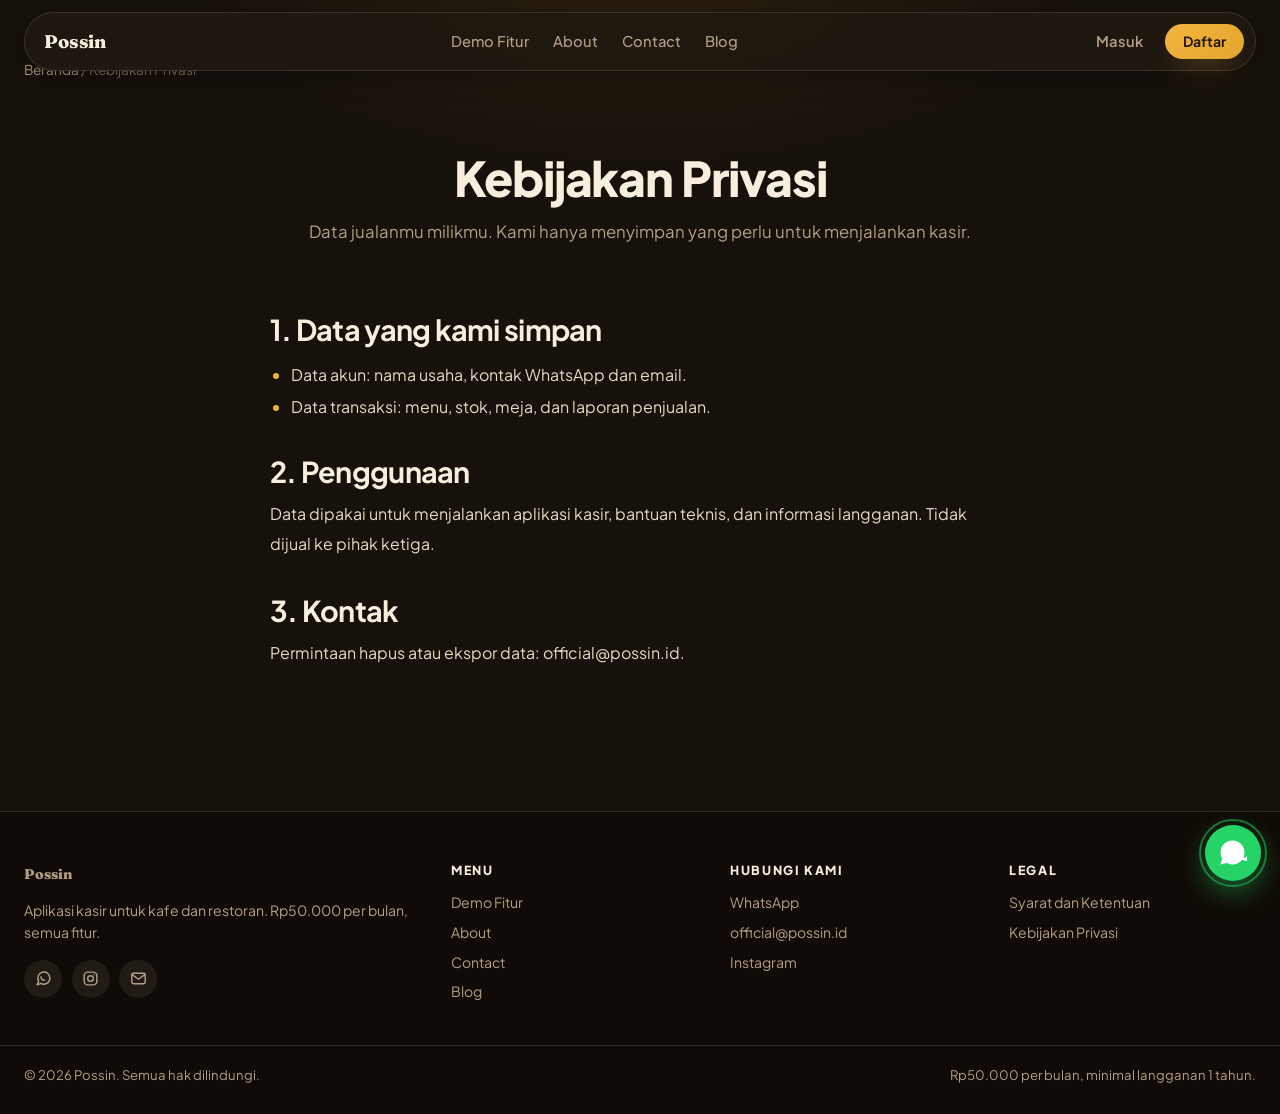
<file: kebijakan-privasi/index.html>
<!DOCTYPE html>
<html lang="id">
<head>
<meta charset="utf-8">
<meta name="viewport" content="width=device-width, initial-scale=1, viewport-fit=cover">
<title>Kebijakan Privasi – Possin</title>
<meta name="description" content="Bagaimana Possin menyimpan dan menggunakan data transaksi dan kontak pelanggan.">
<link rel="preconnect" href="https://fonts.googleapis.com">
<link rel="preconnect" href="https://fonts.gstatic.com" crossorigin>
<link href="https://fonts.googleapis.com/css2?family=Fraunces:opsz,wght@9..144,400;9..144,600;9..144,800&family=Plus+Jakarta+Sans:wght@400;500;600;700;800&display=swap" rel="stylesheet">
<link rel="stylesheet" href="/style.css">
</head>
<body>

<div class="nav-shell" id="navShell">
  <nav class="nav" aria-label="Menu utama">
    <a class="brand" href="/">Possin</a>
    <div class="desktop-links">
      <a href="/demofitur">Demo Fitur</a>
      <a href="/about">About</a>
      <a href="/contact">Contact</a>
      <a href="/blog">Blog</a>
    </div>
    <div class="nav-right">
      <a class="ghost" href="https://app.possin.id/masuk">Masuk</a>
      <a class="m-btn sm" href="https://app.possin.id/daftar">Daftar</a>
      <button class="hamburger" type="button" id="burger" aria-label="Buka menu" aria-expanded="false" aria-controls="mobileMenu">
        <svg viewBox="0 0 24 24" width="18" height="18" fill="none" stroke="currentColor" stroke-width="2.2" stroke-linecap="round" aria-hidden="true"><path d="M4 7h16M4 12h16M4 17h16"/></svg>
      </button>
    </div>
    <div class="mobile-menu" id="mobileMenu">
      <a href="/demofitur">Demo Fitur</a>
      <a href="/about">About</a>
      <a href="/contact">Contact</a>
      <a href="/blog">Blog</a>
      <a class="mm-login" href="https://app.possin.id/masuk">Masuk</a>
      <a class="m-btn block" href="https://app.possin.id/daftar">Daftar</a>
    </div>
  </nav>
</div>

<main class="wrap">
<p class="crumbs"><a href="/">Beranda</a> / Kebijakan Privasi</p>
<div class="page-hero"><h1>Kebijakan Privasi</h1><p>Data jualanmu milikmu. Kami hanya menyimpan yang perlu untuk menjalankan kasir.</p></div>
<div class="prose">
<h2>1. Data yang kami simpan</h2><ul><li>Data akun: nama usaha, kontak WhatsApp dan email.</li><li>Data transaksi: menu, stok, meja, dan laporan penjualan.</li></ul>
<h2>2. Penggunaan</h2><p>Data dipakai untuk menjalankan aplikasi kasir, bantuan teknis, dan informasi langganan. Tidak dijual ke pihak ketiga.</p>
<h2>3. Kontak</h2><p>Permintaan hapus atau ekspor data: official@possin.id.</p>
</div>
</main>
<footer>
  <div class="footer-grid">
    <div>
      <p class="footer-brand">Possin</p>
      <p>Aplikasi kasir untuk kafe dan restoran. Rp50.000 per bulan, semua fitur.</p>
      <div class="footer-social">
        <a href="https://wa.me/6285721631961" aria-label="WhatsApp Possin"><svg viewBox="0 0 24 24"><path d="M21 11.5a8.5 8.5 0 01-12.6 7.4L3 21l2.2-5.3A8.5 8.5 0 1121 11.5z"/><path d="M8.5 9.5c0 3 2 5 5 5"/></svg></a>
        <a href="https://www.instagram.com/aplikasikasirpossin" aria-label="Instagram Possin"><svg viewBox="0 0 24 24"><rect x="3" y="3" width="18" height="18" rx="5"/><circle cx="12" cy="12" r="4"/><path d="M17.2 6.8h.01"/></svg></a>
        <a href="mailto:official@possin.id" aria-label="Email Possin"><svg viewBox="0 0 24 24"><rect x="2.5" y="4.5" width="19" height="15" rx="2.5"/><path d="M3 6.5l9 6.5 9-6.5"/></svg></a>
      </div>
    </div>
    <div>
      <h4>Menu</h4>
      <a href="/demofitur">Demo Fitur</a>
      <a href="/about">About</a>
      <a href="/contact">Contact</a>
      <a href="/blog">Blog</a>
    </div>
    <div>
      <h4>Hubungi kami</h4>
      <a href="https://wa.me/6285721631961">WhatsApp</a>
      <a href="mailto:official@possin.id">official@possin.id</a>
      <a href="https://www.instagram.com/aplikasikasirpossin">Instagram</a>
    </div>
    <div>
      <h4>Legal</h4>
      <a href="/syarat-ketentuan">Syarat dan Ketentuan</a>
      <a href="/kebijakan-privasi">Kebijakan Privasi</a>
    </div>
  </div>
  <div class="footer-crisp">
    <span>© 2026 Possin. Semua hak dilindungi.</span>
    <span>Rp50.000 per bulan, minimal langganan 1 tahun.</span>
  </div>
</footer>

<a class="wa-float" href="https://wa.me/6285721631961?text=Halo%20Possin%2C%20saya%20mau%20tanya" aria-label="Chat WhatsApp Possin">
  <svg viewBox="0 0 24 24" aria-hidden="true"><path d="M12.04 2C6.58 2 2.13 6.45 2.13 11.91c0 1.75.46 3.45 1.32 4.95L2 22l5.25-1.38a9.9 9.9 0 004.79 1.22h.01c5.46 0 9.91-4.45 9.91-9.91 0-2.65-1.03-5.14-2.9-7.01A9.82 9.82 0 0012.04 2zm4.66 6.23c-.2 0-.52.07-.79.36-.27.29-1.02 1-1.02 2.43 0 1.43 1.04 2.81 1.19 3 .14.19 2.04 3.12 5.06 4.36.71.31 1.26.49 1.69.63.71.23 1.36.19 1.87.12.57-.09 1.75-.72 2-1.41.25-.69.25-1.29.17-1.41-.07-.13-.27-.2-.57-.35-.3-.15-1.75-.86-2.02-.96-.27-.1-.47-.15-.66.15-.2.29-.76.95-.93 1.15-.17.2-.34.22-.64.07-.3-.15-1.24-.46-2.36-1.46-.87-.78-1.46-1.74-1.63-2.03-.17-.29-.02-.45.13-.6.13-.13.3-.34.44-.51.15-.17.2-.29.3-.49.1-.2.05-.37-.02-.52-.07-.15-.66-1.61-.92-2.2-.24-.58-.49-.5-.66-.51-.17-.01-.37-.01-.57-.01z"/></svg>
</a>
<button class="scroll-top" type="button" id="scrollTop" aria-label="Kembali ke atas">
  <svg viewBox="0 0 24 24" aria-hidden="true"><path d="M12 19V5M5 12l7-7 7 7"/></svg>
</button>

<script src="/script.js" defer></script>
</body>
</html>
</file>
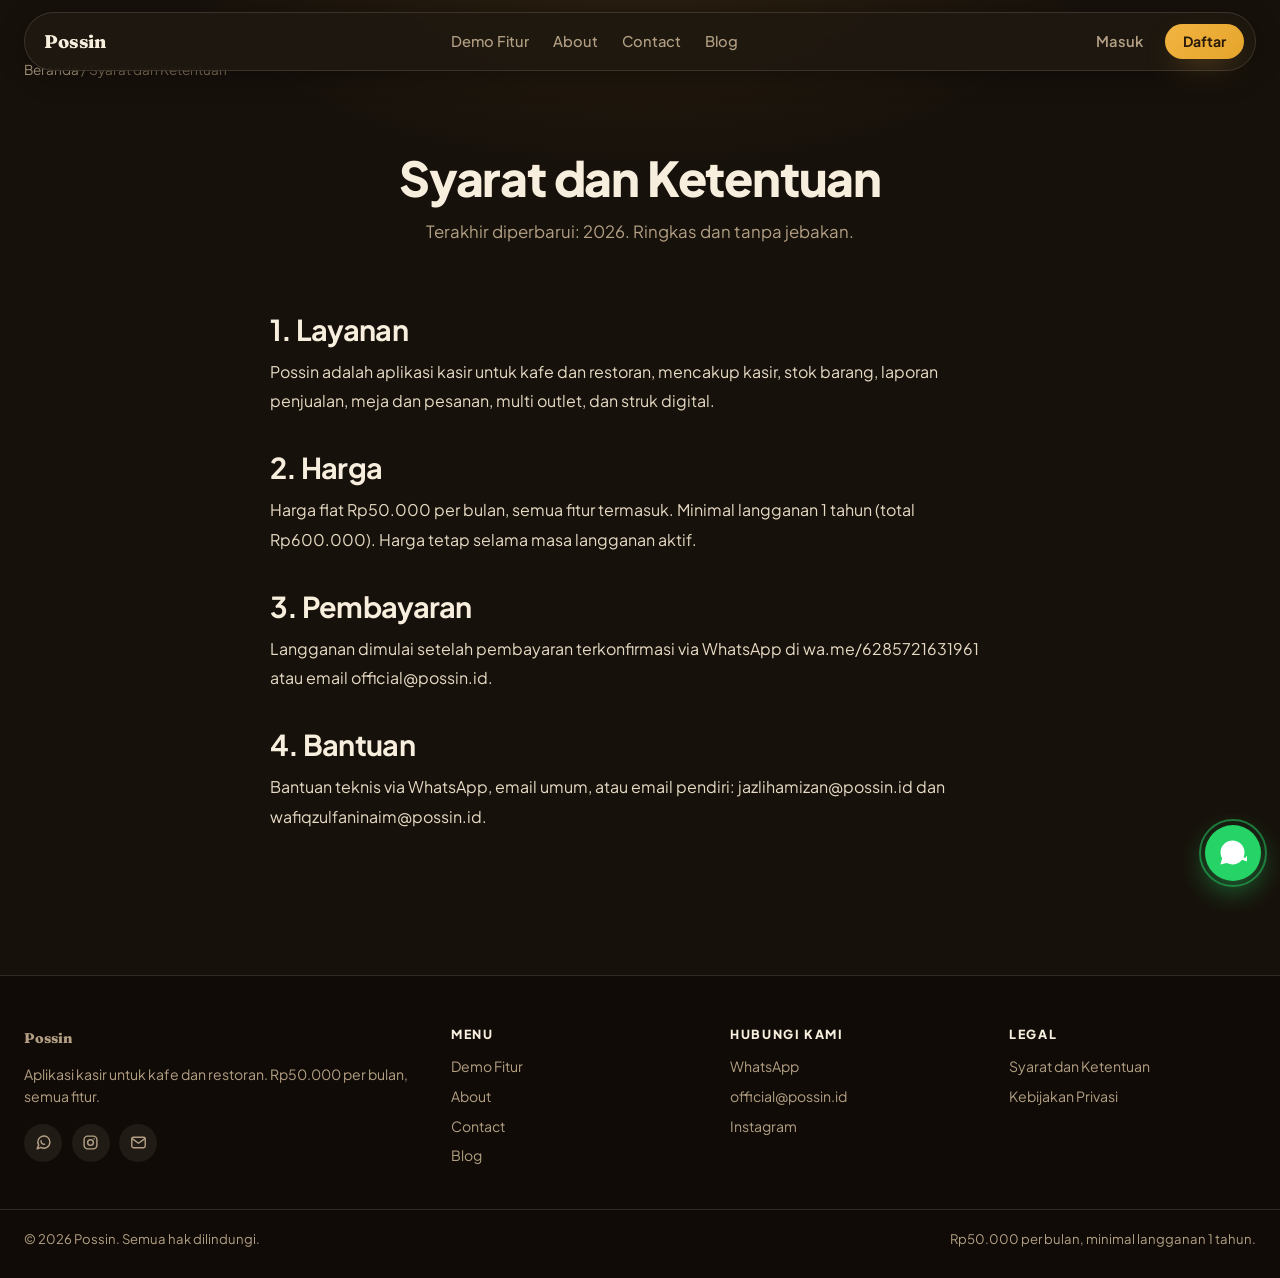
<file: syarat-ketentuan/index.html>
<!DOCTYPE html>
<html lang="id">
<head>
<meta charset="utf-8">
<meta name="viewport" content="width=device-width, initial-scale=1, viewport-fit=cover">
<title>Syarat dan Ketentuan – Possin</title>
<meta name="description" content="Syarat dan ketentuan langganan Possin: harga Rp50.000 per bulan, minimal 1 tahun, semua fitur termasuk.">
<link rel="preconnect" href="https://fonts.googleapis.com">
<link rel="preconnect" href="https://fonts.gstatic.com" crossorigin>
<link href="https://fonts.googleapis.com/css2?family=Fraunces:opsz,wght@9..144,400;9..144,600;9..144,800&family=Plus+Jakarta+Sans:wght@400;500;600;700;800&display=swap" rel="stylesheet">
<link rel="stylesheet" href="/style.css">
</head>
<body>

<div class="nav-shell" id="navShell">
  <nav class="nav" aria-label="Menu utama">
    <a class="brand" href="/">Possin</a>
    <div class="desktop-links">
      <a href="/demofitur">Demo Fitur</a>
      <a href="/about">About</a>
      <a href="/contact">Contact</a>
      <a href="/blog">Blog</a>
    </div>
    <div class="nav-right">
      <a class="ghost" href="https://app.possin.id/masuk">Masuk</a>
      <a class="m-btn sm" href="https://app.possin.id/daftar">Daftar</a>
      <button class="hamburger" type="button" id="burger" aria-label="Buka menu" aria-expanded="false" aria-controls="mobileMenu">
        <svg viewBox="0 0 24 24" width="18" height="18" fill="none" stroke="currentColor" stroke-width="2.2" stroke-linecap="round" aria-hidden="true"><path d="M4 7h16M4 12h16M4 17h16"/></svg>
      </button>
    </div>
    <div class="mobile-menu" id="mobileMenu">
      <a href="/demofitur">Demo Fitur</a>
      <a href="/about">About</a>
      <a href="/contact">Contact</a>
      <a href="/blog">Blog</a>
      <a class="mm-login" href="https://app.possin.id/masuk">Masuk</a>
      <a class="m-btn block" href="https://app.possin.id/daftar">Daftar</a>
    </div>
  </nav>
</div>

<main class="wrap">
<p class="crumbs"><a href="/">Beranda</a> / Syarat dan Ketentuan</p>
<div class="page-hero"><h1>Syarat dan Ketentuan</h1><p>Terakhir diperbarui: 2026. Ringkas dan tanpa jebakan.</p></div>
<div class="prose">
<h2>1. Layanan</h2><p>Possin adalah aplikasi kasir untuk kafe dan restoran, mencakup kasir, stok barang, laporan penjualan, meja dan pesanan, multi outlet, dan struk digital.</p>
<h2>2. Harga</h2><p>Harga flat Rp50.000 per bulan, semua fitur termasuk. Minimal langganan 1 tahun (total Rp600.000). Harga tetap selama masa langganan aktif.</p>
<h2>3. Pembayaran</h2><p>Langganan dimulai setelah pembayaran terkonfirmasi via WhatsApp di wa.me/6285721631961 atau email official@possin.id.</p>
<h2>4. Bantuan</h2><p>Bantuan teknis via WhatsApp, email umum, atau email pendiri: jazlihamizan@possin.id dan wafiqzulfaninaim@possin.id.</p>
</div>
</main>
<footer>
  <div class="footer-grid">
    <div>
      <p class="footer-brand">Possin</p>
      <p>Aplikasi kasir untuk kafe dan restoran. Rp50.000 per bulan, semua fitur.</p>
      <div class="footer-social">
        <a href="https://wa.me/6285721631961" aria-label="WhatsApp Possin"><svg viewBox="0 0 24 24"><path d="M21 11.5a8.5 8.5 0 01-12.6 7.4L3 21l2.2-5.3A8.5 8.5 0 1121 11.5z"/><path d="M8.5 9.5c0 3 2 5 5 5"/></svg></a>
        <a href="https://www.instagram.com/aplikasikasirpossin" aria-label="Instagram Possin"><svg viewBox="0 0 24 24"><rect x="3" y="3" width="18" height="18" rx="5"/><circle cx="12" cy="12" r="4"/><path d="M17.2 6.8h.01"/></svg></a>
        <a href="mailto:official@possin.id" aria-label="Email Possin"><svg viewBox="0 0 24 24"><rect x="2.5" y="4.5" width="19" height="15" rx="2.5"/><path d="M3 6.5l9 6.5 9-6.5"/></svg></a>
      </div>
    </div>
    <div>
      <h4>Menu</h4>
      <a href="/demofitur">Demo Fitur</a>
      <a href="/about">About</a>
      <a href="/contact">Contact</a>
      <a href="/blog">Blog</a>
    </div>
    <div>
      <h4>Hubungi kami</h4>
      <a href="https://wa.me/6285721631961">WhatsApp</a>
      <a href="mailto:official@possin.id">official@possin.id</a>
      <a href="https://www.instagram.com/aplikasikasirpossin">Instagram</a>
    </div>
    <div>
      <h4>Legal</h4>
      <a href="/syarat-ketentuan">Syarat dan Ketentuan</a>
      <a href="/kebijakan-privasi">Kebijakan Privasi</a>
    </div>
  </div>
  <div class="footer-crisp">
    <span>© 2026 Possin. Semua hak dilindungi.</span>
    <span>Rp50.000 per bulan, minimal langganan 1 tahun.</span>
  </div>
</footer>

<a class="wa-float" href="https://wa.me/6285721631961?text=Halo%20Possin%2C%20saya%20mau%20tanya" aria-label="Chat WhatsApp Possin">
  <svg viewBox="0 0 24 24" aria-hidden="true"><path d="M12.04 2C6.58 2 2.13 6.45 2.13 11.91c0 1.75.46 3.45 1.32 4.95L2 22l5.25-1.38a9.9 9.9 0 004.79 1.22h.01c5.46 0 9.91-4.45 9.91-9.91 0-2.65-1.03-5.14-2.9-7.01A9.82 9.82 0 0012.04 2zm4.66 6.23c-.2 0-.52.07-.79.36-.27.29-1.02 1-1.02 2.43 0 1.43 1.04 2.81 1.19 3 .14.19 2.04 3.12 5.06 4.36.71.31 1.26.49 1.69.63.71.23 1.36.19 1.87.12.57-.09 1.75-.72 2-1.41.25-.69.25-1.29.17-1.41-.07-.13-.27-.2-.57-.35-.3-.15-1.75-.86-2.02-.96-.27-.1-.47-.15-.66.15-.2.29-.76.95-.93 1.15-.17.2-.34.22-.64.07-.3-.15-1.24-.46-2.36-1.46-.87-.78-1.46-1.74-1.63-2.03-.17-.29-.02-.45.13-.6.13-.13.3-.34.44-.51.15-.17.2-.29.3-.49.1-.2.05-.37-.02-.52-.07-.15-.66-1.61-.92-2.2-.24-.58-.49-.5-.66-.51-.17-.01-.37-.01-.57-.01z"/></svg>
</a>
<button class="scroll-top" type="button" id="scrollTop" aria-label="Kembali ke atas">
  <svg viewBox="0 0 24 24" aria-hidden="true"><path d="M12 19V5M5 12l7-7 7 7"/></svg>
</button>

<script src="/script.js" defer></script>
</body>
</html>
</file>
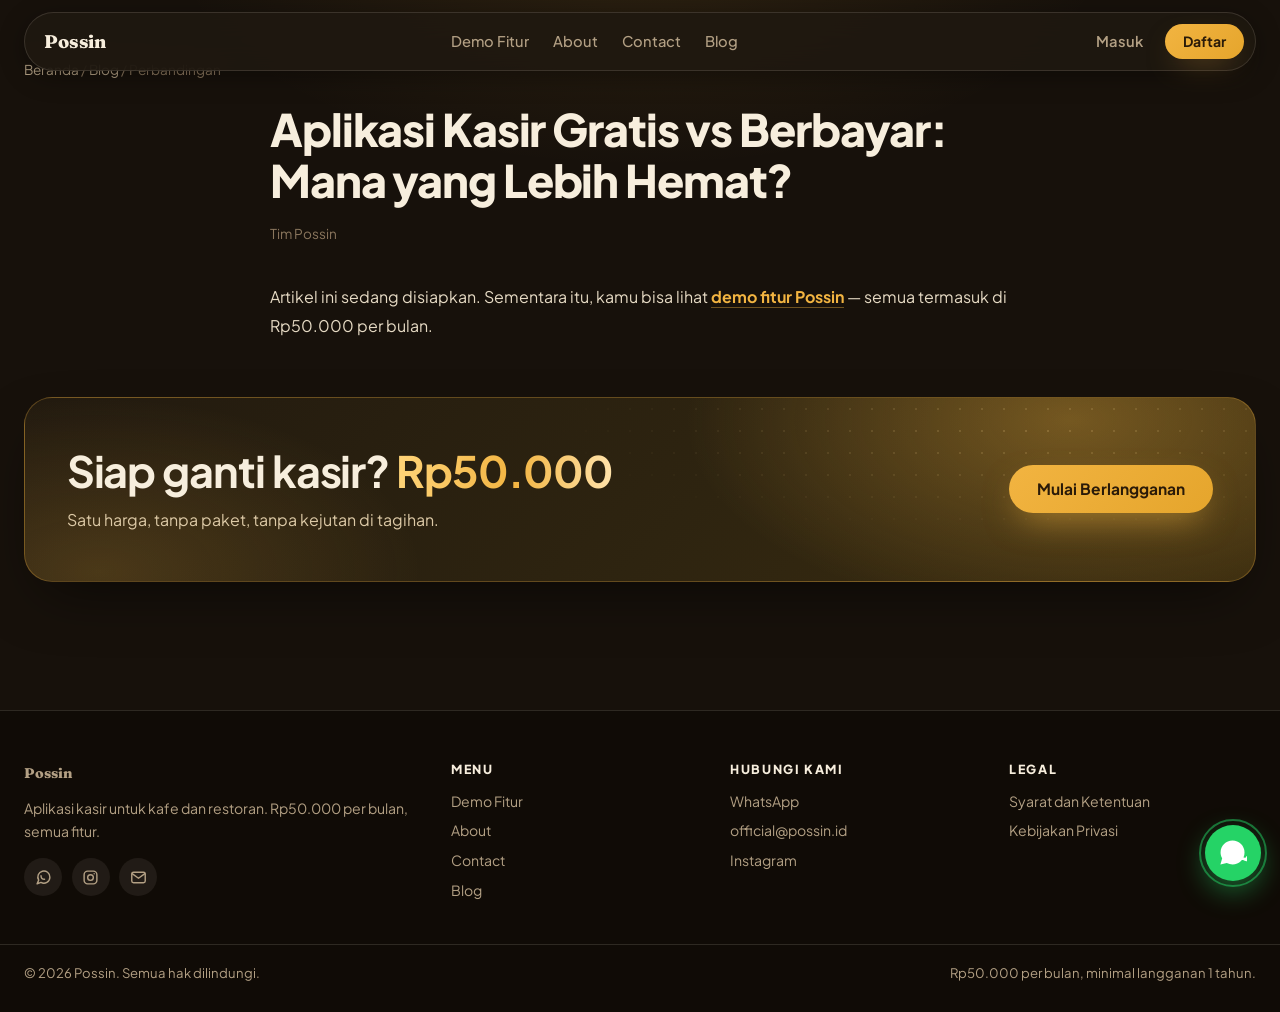
<file: blog/aplikasi-kasir-gratis-vs-berbayar/index.html>
<!DOCTYPE html>
<html lang="id">
<head>
<meta charset="utf-8">
<meta name="viewport" content="width=device-width, initial-scale=1, viewport-fit=cover">
<title>Aplikasi Kasir Gratis vs Berbayar: Mana yang Lebih Hemat? – Blog Possin</title>
<meta name="description" content="Perbandingan kasir gratis vs berbayar untuk kafe dan restoran: kapan gratis cukup dan kapan berbayar lebih hemat.">
<meta name="robots" content="noindex">
<link rel="canonical" href="https://possin.id/blog/aplikasi-kasir-gratis-vs-berbayar/">
<link rel="preconnect" href="https://fonts.googleapis.com">
<link rel="preconnect" href="https://fonts.gstatic.com" crossorigin>
<link href="https://fonts.googleapis.com/css2?family=Fraunces:opsz,wght@9..144,400;9..144,600;9..144,800&family=Plus+Jakarta+Sans:wght@400;500;600;700;800&display=swap" rel="stylesheet">
<link rel="stylesheet" href="/style.css">
</head>
<body>

<div class="nav-shell" id="navShell">
  <nav class="nav" aria-label="Menu utama">
    <a class="brand" href="/">Possin</a>
    <div class="desktop-links">
      <a href="/demofitur">Demo Fitur</a>
      <a href="/about">About</a>
      <a href="/contact">Contact</a>
      <a href="/blog">Blog</a>
    </div>
    <div class="nav-right">
      <a class="ghost" href="https://app.possin.id/masuk">Masuk</a>
      <a class="m-btn sm" href="https://app.possin.id/daftar">Daftar</a>
      <button class="hamburger" type="button" id="burger" aria-label="Buka menu" aria-expanded="false" aria-controls="mobileMenu">
        <svg viewBox="0 0 24 24" width="18" height="18" fill="none" stroke="currentColor" stroke-width="2.2" stroke-linecap="round" aria-hidden="true"><path d="M4 7h16M4 12h16M4 17h16"/></svg>
      </button>
    </div>
    <div class="mobile-menu" id="mobileMenu">
      <a href="/demofitur">Demo Fitur</a>
      <a href="/about">About</a>
      <a href="/contact">Contact</a>
      <a href="/blog">Blog</a>
      <a class="mm-login" href="https://app.possin.id/masuk">Masuk</a>
      <a class="m-btn block" href="https://app.possin.id/daftar">Daftar</a>
    </div>
  </nav>
</div>

<main class="wrap">

<p class="crumbs"><a href="/">Beranda</a> / <a href="/blog">Blog</a> / Perbandingan</p>
<article class="prose"><h1>Aplikasi Kasir Gratis vs Berbayar: Mana yang Lebih Hemat?</h1><p class="byline">Tim Possin</p>
<p>Artikel ini sedang disiapkan. Sementara itu, kamu bisa lihat <a href="/demofitur">demo fitur Possin</a> — semua termasuk di Rp50.000 per bulan.</p>
</article>
<section class="section">
  <div class="cta-band" aria-labelledby="artikel-cta">
    <div>
      <h2 id="artikel-cta">Siap ganti kasir? <span class="hl">Rp50.000</span> per bulan, semua fitur.</h2>
      <p>Satu harga, tanpa paket, tanpa kejutan di tagihan.</p>
    </div>
    <a class="m-btn" href="https://wa.me/6285721631961?text=Halo%20Possin%2C%20saya%20mau%20berlangganan">Mulai Berlangganan</a>
  </div>
</section>
</main>
<footer>
  <div class="footer-grid">
    <div>
      <p class="footer-brand">Possin</p>
      <p>Aplikasi kasir untuk kafe dan restoran. Rp50.000 per bulan, semua fitur.</p>
      <div class="footer-social">
        <a href="https://wa.me/6285721631961" aria-label="WhatsApp Possin"><svg viewBox="0 0 24 24"><path d="M21 11.5a8.5 8.5 0 01-12.6 7.4L3 21l2.2-5.3A8.5 8.5 0 1121 11.5z"/><path d="M8.5 9.5c0 3 2 5 5 5"/></svg></a>
        <a href="https://www.instagram.com/aplikasikasirpossin" aria-label="Instagram Possin"><svg viewBox="0 0 24 24"><rect x="3" y="3" width="18" height="18" rx="5"/><circle cx="12" cy="12" r="4"/><path d="M17.2 6.8h.01"/></svg></a>
        <a href="mailto:official@possin.id" aria-label="Email Possin"><svg viewBox="0 0 24 24"><rect x="2.5" y="4.5" width="19" height="15" rx="2.5"/><path d="M3 6.5l9 6.5 9-6.5"/></svg></a>
      </div>
    </div>
    <div>
      <h4>Menu</h4>
      <a href="/demofitur">Demo Fitur</a>
      <a href="/about">About</a>
      <a href="/contact">Contact</a>
      <a href="/blog">Blog</a>
    </div>
    <div>
      <h4>Hubungi kami</h4>
      <a href="https://wa.me/6285721631961">WhatsApp</a>
      <a href="mailto:official@possin.id">official@possin.id</a>
      <a href="https://www.instagram.com/aplikasikasirpossin">Instagram</a>
    </div>
    <div>
      <h4>Legal</h4>
      <a href="/syarat-ketentuan">Syarat dan Ketentuan</a>
      <a href="/kebijakan-privasi">Kebijakan Privasi</a>
    </div>
  </div>
  <div class="footer-crisp">
    <span>© 2026 Possin. Semua hak dilindungi.</span>
    <span>Rp50.000 per bulan, minimal langganan 1 tahun.</span>
  </div>
</footer>

<a class="wa-float" href="https://wa.me/6285721631961?text=Halo%20Possin%2C%20saya%20mau%20tanya" aria-label="Chat WhatsApp Possin">
  <svg viewBox="0 0 24 24" aria-hidden="true"><path d="M12.04 2C6.58 2 2.13 6.45 2.13 11.91c0 1.75.46 3.45 1.32 4.95L2 22l5.25-1.38a9.9 9.9 0 004.79 1.22h.01c5.46 0 9.91-4.45 9.91-9.91 0-2.65-1.03-5.14-2.9-7.01A9.82 9.82 0 0012.04 2zm4.66 6.23c-.2 0-.52.07-.79.36-.27.29-1.02 1-1.02 2.43 0 1.43 1.04 2.81 1.19 3 .14.19 2.04 3.12 5.06 4.36.71.31 1.26.49 1.69.63.71.23 1.36.19 1.87.12.57-.09 1.75-.72 2-1.41.25-.69.25-1.29.17-1.41-.07-.13-.27-.2-.57-.35-.3-.15-1.75-.86-2.02-.96-.27-.1-.47-.15-.66.15-.2.29-.76.95-.93 1.15-.17.2-.34.22-.64.07-.3-.15-1.24-.46-2.36-1.46-.87-.78-1.46-1.74-1.63-2.03-.17-.29-.02-.45.13-.6.13-.13.3-.34.44-.51.15-.17.2-.29.3-.49.1-.2.05-.37-.02-.52-.07-.15-.66-1.61-.92-2.2-.24-.58-.49-.5-.66-.51-.17-.01-.37-.01-.57-.01z"/></svg>
</a>
<button class="scroll-top" type="button" id="scrollTop" aria-label="Kembali ke atas">
  <svg viewBox="0 0 24 24" aria-hidden="true"><path d="M12 19V5M5 12l7-7 7 7"/></svg>
</button>

<script src="/script.js" defer></script>
</body>
</html>
</file>
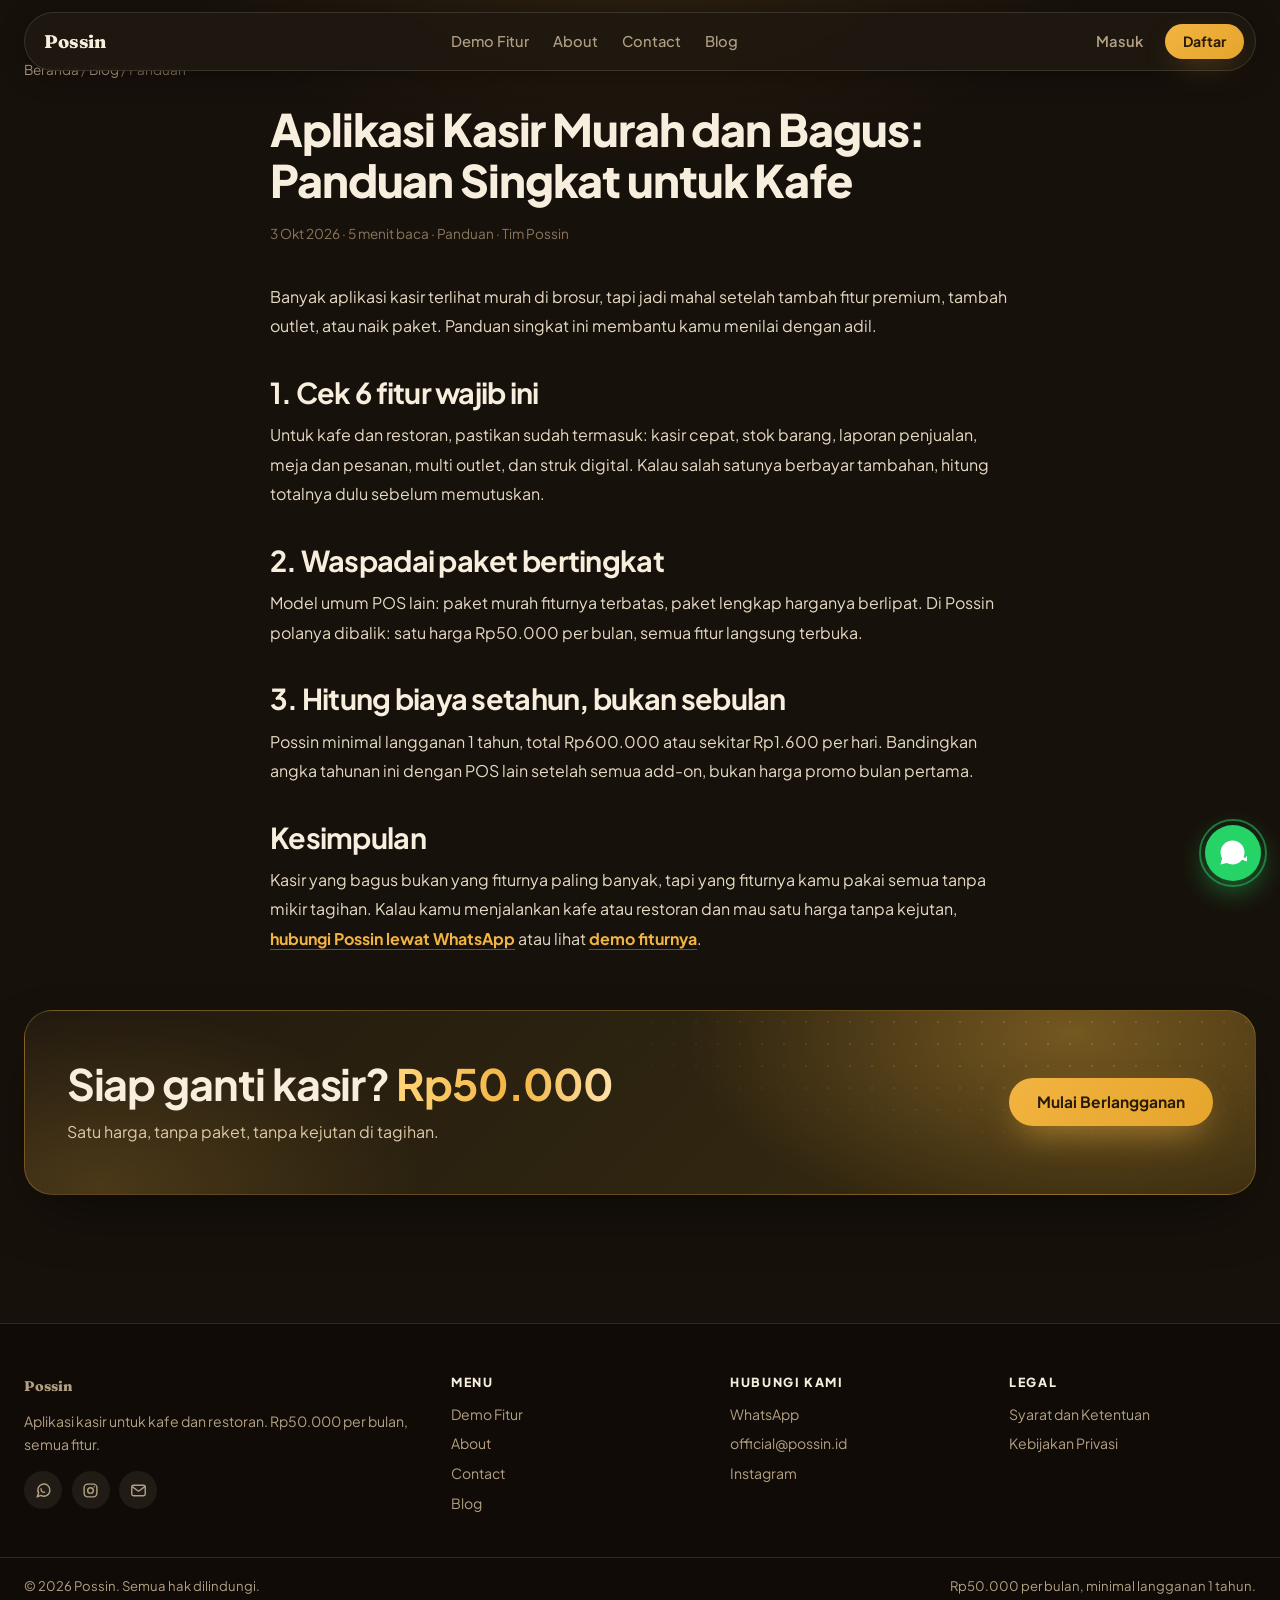
<file: blog/aplikasi-kasir-murah-dan-bagus/index.html>
<!DOCTYPE html>
<html lang="id">
<head>
<meta charset="utf-8">
<meta name="viewport" content="width=device-width, initial-scale=1, viewport-fit=cover">
<title>Aplikasi Kasir Murah dan Bagus: Panduan Singkat untuk Kafe – Blog Possin</title>
<meta name="description" content="Panduan memilih aplikasi kasir yang murah dan bagus untuk kafe dan restoran: fitur wajib, jebakan paket bertingkat, dan hitungan biaya.">
<link rel="canonical" href="https://possin.id/blog/aplikasi-kasir-murah-dan-bagus/">
<link rel="preconnect" href="https://fonts.googleapis.com">
<link rel="preconnect" href="https://fonts.gstatic.com" crossorigin>
<link href="https://fonts.googleapis.com/css2?family=Fraunces:opsz,wght@9..144,400;9..144,600;9..144,800&family=Plus+Jakarta+Sans:wght@400;500;600;700;800&display=swap" rel="stylesheet">
<link rel="stylesheet" href="/style.css">
<script type="application/ld+json">
{"@context":"https://schema.org","@type":"Article","headline":"Aplikasi Kasir Murah dan Bagus: Panduan Singkat untuk Kafe","description":"Panduan memilih aplikasi kasir yang murah dan bagus untuk kafe dan restoran: fitur wajib, jebakan paket bertingkat, dan hitungan biaya.","datePublished":"2026-10-03","inLanguage":"id","author":{"@type":"Organization","name":"Tim Possin"},"publisher":{"@type":"Organization","name":"Possin","url":"https://possin.id"},"mainEntityOfPage":"https://possin.id/blog/aplikasi-kasir-murah-dan-bagus/"}
</script>
</head>
<body>

<div class="nav-shell" id="navShell">
  <nav class="nav" aria-label="Menu utama">
    <a class="brand" href="/">Possin</a>
    <div class="desktop-links">
      <a href="/demofitur">Demo Fitur</a>
      <a href="/about">About</a>
      <a href="/contact">Contact</a>
      <a href="/blog">Blog</a>
    </div>
    <div class="nav-right">
      <a class="ghost" href="https://app.possin.id/masuk">Masuk</a>
      <a class="m-btn sm" href="https://app.possin.id/daftar">Daftar</a>
      <button class="hamburger" type="button" id="burger" aria-label="Buka menu" aria-expanded="false" aria-controls="mobileMenu">
        <svg viewBox="0 0 24 24" width="18" height="18" fill="none" stroke="currentColor" stroke-width="2.2" stroke-linecap="round" aria-hidden="true"><path d="M4 7h16M4 12h16M4 17h16"/></svg>
      </button>
    </div>
    <div class="mobile-menu" id="mobileMenu">
      <a href="/demofitur">Demo Fitur</a>
      <a href="/about">About</a>
      <a href="/contact">Contact</a>
      <a href="/blog">Blog</a>
      <a class="mm-login" href="https://app.possin.id/masuk">Masuk</a>
      <a class="m-btn block" href="https://app.possin.id/daftar">Daftar</a>
    </div>
  </nav>
</div>

<main class="wrap">

<p class="crumbs"><a href="/">Beranda</a> / <a href="/blog">Blog</a> / Panduan</p>
<article class="prose"><h1>Aplikasi Kasir Murah dan Bagus: Panduan Singkat untuk Kafe</h1><p class="byline">3 Okt 2026 · 5 menit baca · Panduan · Tim Possin</p>
<p>Banyak aplikasi kasir terlihat murah di brosur, tapi jadi mahal setelah tambah fitur premium, tambah outlet, atau naik paket. Panduan singkat ini membantu kamu menilai dengan adil.</p>
<h2>1. Cek 6 fitur wajib ini</h2>
<p>Untuk kafe dan restoran, pastikan sudah termasuk: kasir cepat, stok barang, laporan penjualan, meja dan pesanan, multi outlet, dan struk digital. Kalau salah satunya berbayar tambahan, hitung totalnya dulu sebelum memutuskan.</p>
<h2>2. Waspadai paket bertingkat</h2>
<p>Model umum POS lain: paket murah fiturnya terbatas, paket lengkap harganya berlipat. Di Possin polanya dibalik: satu harga Rp50.000 per bulan, semua fitur langsung terbuka.</p>
<h2>3. Hitung biaya setahun, bukan sebulan</h2>
<p>Possin minimal langganan 1 tahun, total Rp600.000 atau sekitar Rp1.600 per hari. Bandingkan angka tahunan ini dengan POS lain setelah semua add-on, bukan harga promo bulan pertama.</p>
<h2>Kesimpulan</h2>
<p>Kasir yang bagus bukan yang fiturnya paling banyak, tapi yang fiturnya kamu pakai semua tanpa mikir tagihan. Kalau kamu menjalankan kafe atau restoran dan mau satu harga tanpa kejutan, <a href="https://wa.me/6285721631961?text=Halo%20Possin%2C%20saya%20mau%20berlangganan">hubungi Possin lewat WhatsApp</a> atau lihat <a href="/demofitur">demo fiturnya</a>.</p>
</article>
<section class="section">
  <div class="cta-band" aria-labelledby="artikel-cta">
    <div>
      <h2 id="artikel-cta">Siap ganti kasir? <span class="hl">Rp50.000</span> per bulan, semua fitur.</h2>
      <p>Satu harga, tanpa paket, tanpa kejutan di tagihan.</p>
    </div>
    <a class="m-btn" href="https://wa.me/6285721631961?text=Halo%20Possin%2C%20saya%20mau%20berlangganan">Mulai Berlangganan</a>
  </div>
</section>
</main>
<footer>
  <div class="footer-grid">
    <div>
      <p class="footer-brand">Possin</p>
      <p>Aplikasi kasir untuk kafe dan restoran. Rp50.000 per bulan, semua fitur.</p>
      <div class="footer-social">
        <a href="https://wa.me/6285721631961" aria-label="WhatsApp Possin"><svg viewBox="0 0 24 24"><path d="M21 11.5a8.5 8.5 0 01-12.6 7.4L3 21l2.2-5.3A8.5 8.5 0 1121 11.5z"/><path d="M8.5 9.5c0 3 2 5 5 5"/></svg></a>
        <a href="https://www.instagram.com/aplikasikasirpossin" aria-label="Instagram Possin"><svg viewBox="0 0 24 24"><rect x="3" y="3" width="18" height="18" rx="5"/><circle cx="12" cy="12" r="4"/><path d="M17.2 6.8h.01"/></svg></a>
        <a href="mailto:official@possin.id" aria-label="Email Possin"><svg viewBox="0 0 24 24"><rect x="2.5" y="4.5" width="19" height="15" rx="2.5"/><path d="M3 6.5l9 6.5 9-6.5"/></svg></a>
      </div>
    </div>
    <div>
      <h4>Menu</h4>
      <a href="/demofitur">Demo Fitur</a>
      <a href="/about">About</a>
      <a href="/contact">Contact</a>
      <a href="/blog">Blog</a>
    </div>
    <div>
      <h4>Hubungi kami</h4>
      <a href="https://wa.me/6285721631961">WhatsApp</a>
      <a href="mailto:official@possin.id">official@possin.id</a>
      <a href="https://www.instagram.com/aplikasikasirpossin">Instagram</a>
    </div>
    <div>
      <h4>Legal</h4>
      <a href="/syarat-ketentuan">Syarat dan Ketentuan</a>
      <a href="/kebijakan-privasi">Kebijakan Privasi</a>
    </div>
  </div>
  <div class="footer-crisp">
    <span>© 2026 Possin. Semua hak dilindungi.</span>
    <span>Rp50.000 per bulan, minimal langganan 1 tahun.</span>
  </div>
</footer>

<a class="wa-float" href="https://wa.me/6285721631961?text=Halo%20Possin%2C%20saya%20mau%20tanya" aria-label="Chat WhatsApp Possin">
  <svg viewBox="0 0 24 24" aria-hidden="true"><path d="M12.04 2C6.58 2 2.13 6.45 2.13 11.91c0 1.75.46 3.45 1.32 4.95L2 22l5.25-1.38a9.9 9.9 0 004.79 1.22h.01c5.46 0 9.91-4.45 9.91-9.91 0-2.65-1.03-5.14-2.9-7.01A9.82 9.82 0 0012.04 2zm4.66 6.23c-.2 0-.52.07-.79.36-.27.29-1.02 1-1.02 2.43 0 1.43 1.04 2.81 1.19 3 .14.19 2.04 3.12 5.06 4.36.71.31 1.26.49 1.69.63.71.23 1.36.19 1.87.12.57-.09 1.75-.72 2-1.41.25-.69.25-1.29.17-1.41-.07-.13-.27-.2-.57-.35-.3-.15-1.75-.86-2.02-.96-.27-.1-.47-.15-.66.15-.2.29-.76.95-.93 1.15-.17.2-.34.22-.64.07-.3-.15-1.24-.46-2.36-1.46-.87-.78-1.46-1.74-1.63-2.03-.17-.29-.02-.45.13-.6.13-.13.3-.34.44-.51.15-.17.2-.29.3-.49.1-.2.05-.37-.02-.52-.07-.15-.66-1.61-.92-2.2-.24-.58-.49-.5-.66-.51-.17-.01-.37-.01-.57-.01z"/></svg>
</a>
<button class="scroll-top" type="button" id="scrollTop" aria-label="Kembali ke atas">
  <svg viewBox="0 0 24 24" aria-hidden="true"><path d="M12 19V5M5 12l7-7 7 7"/></svg>
</button>

<script src="/script.js" defer></script>
</body>
</html>
</file>
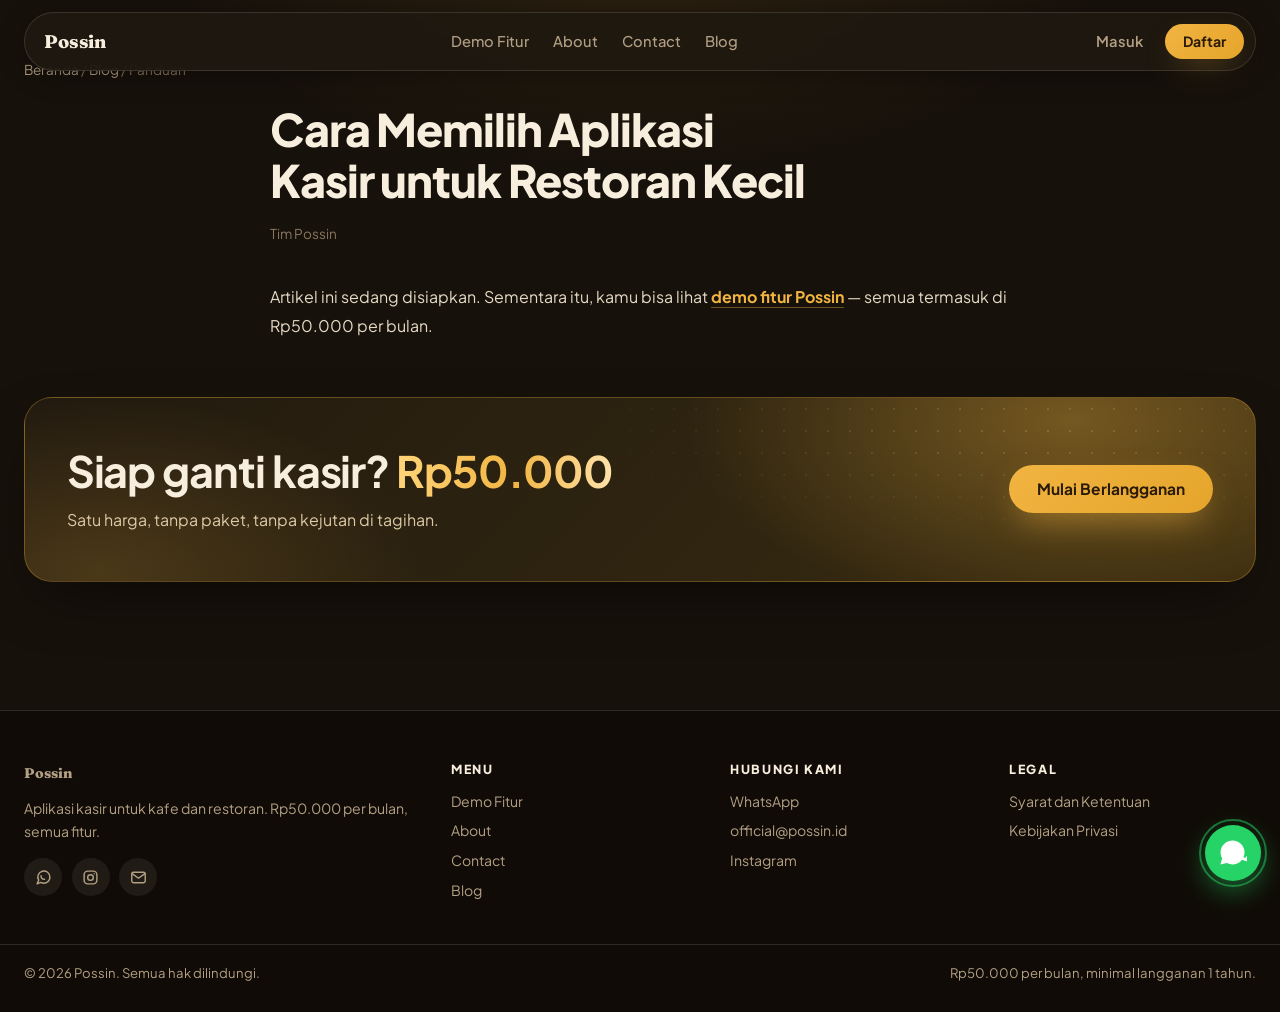
<file: blog/cara-memilih-aplikasi-kasir-untuk-restoran-kecil/index.html>
<!DOCTYPE html>
<html lang="id">
<head>
<meta charset="utf-8">
<meta name="viewport" content="width=device-width, initial-scale=1, viewport-fit=cover">
<title>Cara Memilih Aplikasi Kasir untuk Restoran Kecil – Blog Possin</title>
<meta name="description" content="Checklist memilih aplikasi kasir untuk restoran kecil: cepat di kasir, rapi di dapur, jelas di laporan.">
<meta name="robots" content="noindex">
<link rel="canonical" href="https://possin.id/blog/cara-memilih-aplikasi-kasir-untuk-restoran-kecil/">
<link rel="preconnect" href="https://fonts.googleapis.com">
<link rel="preconnect" href="https://fonts.gstatic.com" crossorigin>
<link href="https://fonts.googleapis.com/css2?family=Fraunces:opsz,wght@9..144,400;9..144,600;9..144,800&family=Plus+Jakarta+Sans:wght@400;500;600;700;800&display=swap" rel="stylesheet">
<link rel="stylesheet" href="/style.css">
</head>
<body>

<div class="nav-shell" id="navShell">
  <nav class="nav" aria-label="Menu utama">
    <a class="brand" href="/">Possin</a>
    <div class="desktop-links">
      <a href="/demofitur">Demo Fitur</a>
      <a href="/about">About</a>
      <a href="/contact">Contact</a>
      <a href="/blog">Blog</a>
    </div>
    <div class="nav-right">
      <a class="ghost" href="https://app.possin.id/masuk">Masuk</a>
      <a class="m-btn sm" href="https://app.possin.id/daftar">Daftar</a>
      <button class="hamburger" type="button" id="burger" aria-label="Buka menu" aria-expanded="false" aria-controls="mobileMenu">
        <svg viewBox="0 0 24 24" width="18" height="18" fill="none" stroke="currentColor" stroke-width="2.2" stroke-linecap="round" aria-hidden="true"><path d="M4 7h16M4 12h16M4 17h16"/></svg>
      </button>
    </div>
    <div class="mobile-menu" id="mobileMenu">
      <a href="/demofitur">Demo Fitur</a>
      <a href="/about">About</a>
      <a href="/contact">Contact</a>
      <a href="/blog">Blog</a>
      <a class="mm-login" href="https://app.possin.id/masuk">Masuk</a>
      <a class="m-btn block" href="https://app.possin.id/daftar">Daftar</a>
    </div>
  </nav>
</div>

<main class="wrap">

<p class="crumbs"><a href="/">Beranda</a> / <a href="/blog">Blog</a> / Panduan</p>
<article class="prose"><h1>Cara Memilih Aplikasi Kasir untuk Restoran Kecil</h1><p class="byline">Tim Possin</p>
<p>Artikel ini sedang disiapkan. Sementara itu, kamu bisa lihat <a href="/demofitur">demo fitur Possin</a> — semua termasuk di Rp50.000 per bulan.</p>
</article>
<section class="section">
  <div class="cta-band" aria-labelledby="artikel-cta">
    <div>
      <h2 id="artikel-cta">Siap ganti kasir? <span class="hl">Rp50.000</span> per bulan, semua fitur.</h2>
      <p>Satu harga, tanpa paket, tanpa kejutan di tagihan.</p>
    </div>
    <a class="m-btn" href="https://wa.me/6285721631961?text=Halo%20Possin%2C%20saya%20mau%20berlangganan">Mulai Berlangganan</a>
  </div>
</section>
</main>
<footer>
  <div class="footer-grid">
    <div>
      <p class="footer-brand">Possin</p>
      <p>Aplikasi kasir untuk kafe dan restoran. Rp50.000 per bulan, semua fitur.</p>
      <div class="footer-social">
        <a href="https://wa.me/6285721631961" aria-label="WhatsApp Possin"><svg viewBox="0 0 24 24"><path d="M21 11.5a8.5 8.5 0 01-12.6 7.4L3 21l2.2-5.3A8.5 8.5 0 1121 11.5z"/><path d="M8.5 9.5c0 3 2 5 5 5"/></svg></a>
        <a href="https://www.instagram.com/aplikasikasirpossin" aria-label="Instagram Possin"><svg viewBox="0 0 24 24"><rect x="3" y="3" width="18" height="18" rx="5"/><circle cx="12" cy="12" r="4"/><path d="M17.2 6.8h.01"/></svg></a>
        <a href="mailto:official@possin.id" aria-label="Email Possin"><svg viewBox="0 0 24 24"><rect x="2.5" y="4.5" width="19" height="15" rx="2.5"/><path d="M3 6.5l9 6.5 9-6.5"/></svg></a>
      </div>
    </div>
    <div>
      <h4>Menu</h4>
      <a href="/demofitur">Demo Fitur</a>
      <a href="/about">About</a>
      <a href="/contact">Contact</a>
      <a href="/blog">Blog</a>
    </div>
    <div>
      <h4>Hubungi kami</h4>
      <a href="https://wa.me/6285721631961">WhatsApp</a>
      <a href="mailto:official@possin.id">official@possin.id</a>
      <a href="https://www.instagram.com/aplikasikasirpossin">Instagram</a>
    </div>
    <div>
      <h4>Legal</h4>
      <a href="/syarat-ketentuan">Syarat dan Ketentuan</a>
      <a href="/kebijakan-privasi">Kebijakan Privasi</a>
    </div>
  </div>
  <div class="footer-crisp">
    <span>© 2026 Possin. Semua hak dilindungi.</span>
    <span>Rp50.000 per bulan, minimal langganan 1 tahun.</span>
  </div>
</footer>

<a class="wa-float" href="https://wa.me/6285721631961?text=Halo%20Possin%2C%20saya%20mau%20tanya" aria-label="Chat WhatsApp Possin">
  <svg viewBox="0 0 24 24" aria-hidden="true"><path d="M12.04 2C6.58 2 2.13 6.45 2.13 11.91c0 1.75.46 3.45 1.32 4.95L2 22l5.25-1.38a9.9 9.9 0 004.79 1.22h.01c5.46 0 9.91-4.45 9.91-9.91 0-2.65-1.03-5.14-2.9-7.01A9.82 9.82 0 0012.04 2zm4.66 6.23c-.2 0-.52.07-.79.36-.27.29-1.02 1-1.02 2.43 0 1.43 1.04 2.81 1.19 3 .14.19 2.04 3.12 5.06 4.36.71.31 1.26.49 1.69.63.71.23 1.36.19 1.87.12.57-.09 1.75-.72 2-1.41.25-.69.25-1.29.17-1.41-.07-.13-.27-.2-.57-.35-.3-.15-1.75-.86-2.02-.96-.27-.1-.47-.15-.66.15-.2.29-.76.95-.93 1.15-.17.2-.34.22-.64.07-.3-.15-1.24-.46-2.36-1.46-.87-.78-1.46-1.74-1.63-2.03-.17-.29-.02-.45.13-.6.13-.13.3-.34.44-.51.15-.17.2-.29.3-.49.1-.2.05-.37-.02-.52-.07-.15-.66-1.61-.92-2.2-.24-.58-.49-.5-.66-.51-.17-.01-.37-.01-.57-.01z"/></svg>
</a>
<button class="scroll-top" type="button" id="scrollTop" aria-label="Kembali ke atas">
  <svg viewBox="0 0 24 24" aria-hidden="true"><path d="M12 19V5M5 12l7-7 7 7"/></svg>
</button>

<script src="/script.js" defer></script>
</body>
</html>
</file>
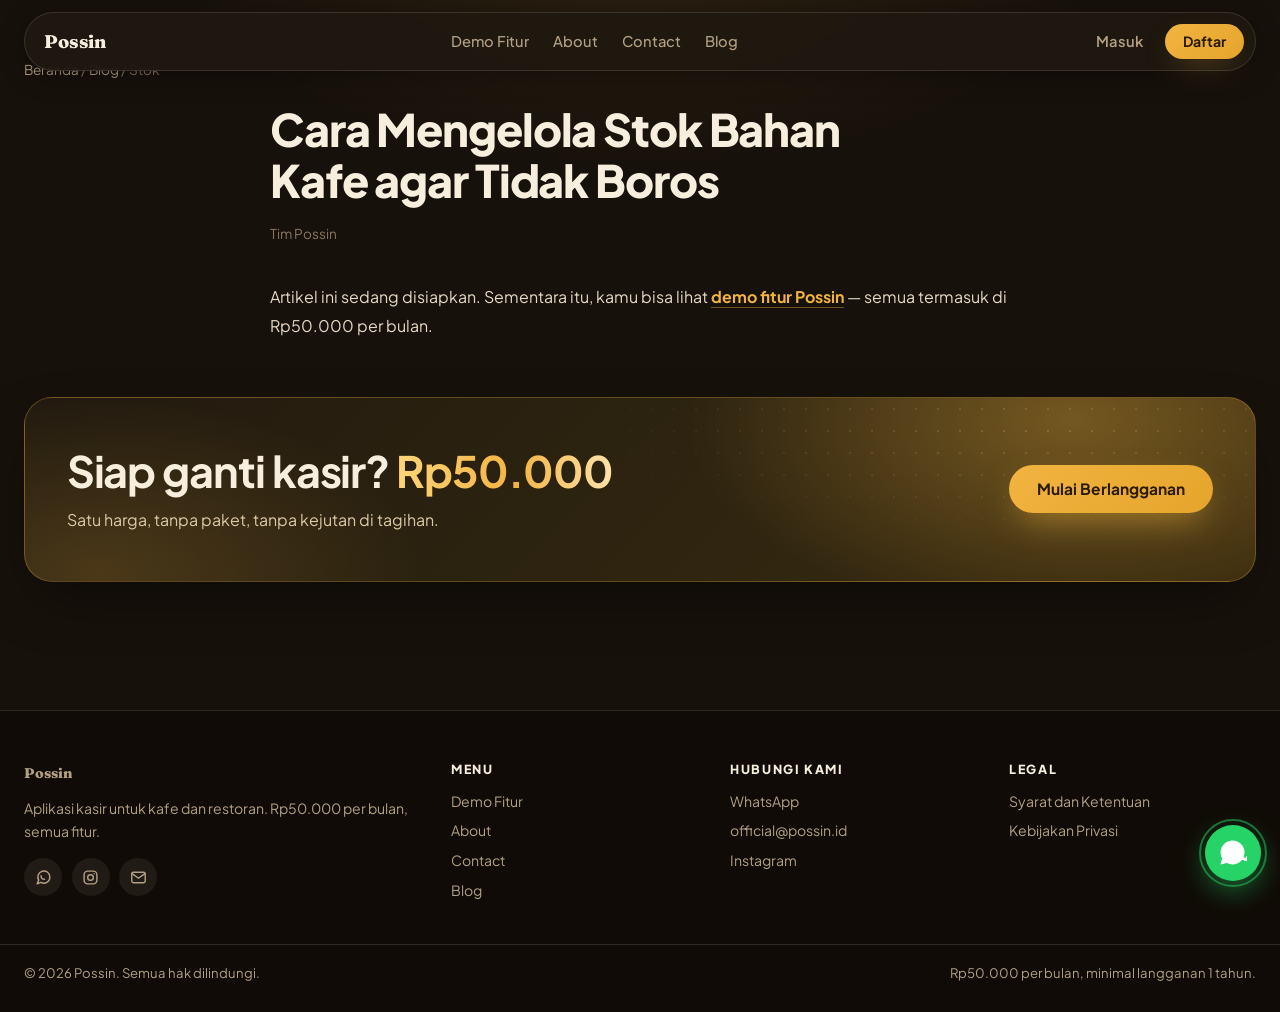
<file: blog/cara-mengelola-stok-bahan-kafe/index.html>
<!DOCTYPE html>
<html lang="id">
<head>
<meta charset="utf-8">
<meta name="viewport" content="width=device-width, initial-scale=1, viewport-fit=cover">
<title>Cara Mengelola Stok Bahan Kafe agar Tidak Boros – Blog Possin</title>
<meta name="description" content="Cara mencatat dan mengawasi stok bahan kafe seperti susu, kopi, dan gula lewat aplikasi kasir.">
<meta name="robots" content="noindex">
<link rel="canonical" href="https://possin.id/blog/cara-mengelola-stok-bahan-kafe/">
<link rel="preconnect" href="https://fonts.googleapis.com">
<link rel="preconnect" href="https://fonts.gstatic.com" crossorigin>
<link href="https://fonts.googleapis.com/css2?family=Fraunces:opsz,wght@9..144,400;9..144,600;9..144,800&family=Plus+Jakarta+Sans:wght@400;500;600;700;800&display=swap" rel="stylesheet">
<link rel="stylesheet" href="/style.css">
</head>
<body>

<div class="nav-shell" id="navShell">
  <nav class="nav" aria-label="Menu utama">
    <a class="brand" href="/">Possin</a>
    <div class="desktop-links">
      <a href="/demofitur">Demo Fitur</a>
      <a href="/about">About</a>
      <a href="/contact">Contact</a>
      <a href="/blog">Blog</a>
    </div>
    <div class="nav-right">
      <a class="ghost" href="https://app.possin.id/masuk">Masuk</a>
      <a class="m-btn sm" href="https://app.possin.id/daftar">Daftar</a>
      <button class="hamburger" type="button" id="burger" aria-label="Buka menu" aria-expanded="false" aria-controls="mobileMenu">
        <svg viewBox="0 0 24 24" width="18" height="18" fill="none" stroke="currentColor" stroke-width="2.2" stroke-linecap="round" aria-hidden="true"><path d="M4 7h16M4 12h16M4 17h16"/></svg>
      </button>
    </div>
    <div class="mobile-menu" id="mobileMenu">
      <a href="/demofitur">Demo Fitur</a>
      <a href="/about">About</a>
      <a href="/contact">Contact</a>
      <a href="/blog">Blog</a>
      <a class="mm-login" href="https://app.possin.id/masuk">Masuk</a>
      <a class="m-btn block" href="https://app.possin.id/daftar">Daftar</a>
    </div>
  </nav>
</div>

<main class="wrap">

<p class="crumbs"><a href="/">Beranda</a> / <a href="/blog">Blog</a> / Stok</p>
<article class="prose"><h1>Cara Mengelola Stok Bahan Kafe agar Tidak Boros</h1><p class="byline">Tim Possin</p>
<p>Artikel ini sedang disiapkan. Sementara itu, kamu bisa lihat <a href="/demofitur">demo fitur Possin</a> — semua termasuk di Rp50.000 per bulan.</p>
</article>
<section class="section">
  <div class="cta-band" aria-labelledby="artikel-cta">
    <div>
      <h2 id="artikel-cta">Siap ganti kasir? <span class="hl">Rp50.000</span> per bulan, semua fitur.</h2>
      <p>Satu harga, tanpa paket, tanpa kejutan di tagihan.</p>
    </div>
    <a class="m-btn" href="https://wa.me/6285721631961?text=Halo%20Possin%2C%20saya%20mau%20berlangganan">Mulai Berlangganan</a>
  </div>
</section>
</main>
<footer>
  <div class="footer-grid">
    <div>
      <p class="footer-brand">Possin</p>
      <p>Aplikasi kasir untuk kafe dan restoran. Rp50.000 per bulan, semua fitur.</p>
      <div class="footer-social">
        <a href="https://wa.me/6285721631961" aria-label="WhatsApp Possin"><svg viewBox="0 0 24 24"><path d="M21 11.5a8.5 8.5 0 01-12.6 7.4L3 21l2.2-5.3A8.5 8.5 0 1121 11.5z"/><path d="M8.5 9.5c0 3 2 5 5 5"/></svg></a>
        <a href="https://www.instagram.com/aplikasikasirpossin" aria-label="Instagram Possin"><svg viewBox="0 0 24 24"><rect x="3" y="3" width="18" height="18" rx="5"/><circle cx="12" cy="12" r="4"/><path d="M17.2 6.8h.01"/></svg></a>
        <a href="mailto:official@possin.id" aria-label="Email Possin"><svg viewBox="0 0 24 24"><rect x="2.5" y="4.5" width="19" height="15" rx="2.5"/><path d="M3 6.5l9 6.5 9-6.5"/></svg></a>
      </div>
    </div>
    <div>
      <h4>Menu</h4>
      <a href="/demofitur">Demo Fitur</a>
      <a href="/about">About</a>
      <a href="/contact">Contact</a>
      <a href="/blog">Blog</a>
    </div>
    <div>
      <h4>Hubungi kami</h4>
      <a href="https://wa.me/6285721631961">WhatsApp</a>
      <a href="mailto:official@possin.id">official@possin.id</a>
      <a href="https://www.instagram.com/aplikasikasirpossin">Instagram</a>
    </div>
    <div>
      <h4>Legal</h4>
      <a href="/syarat-ketentuan">Syarat dan Ketentuan</a>
      <a href="/kebijakan-privasi">Kebijakan Privasi</a>
    </div>
  </div>
  <div class="footer-crisp">
    <span>© 2026 Possin. Semua hak dilindungi.</span>
    <span>Rp50.000 per bulan, minimal langganan 1 tahun.</span>
  </div>
</footer>

<a class="wa-float" href="https://wa.me/6285721631961?text=Halo%20Possin%2C%20saya%20mau%20tanya" aria-label="Chat WhatsApp Possin">
  <svg viewBox="0 0 24 24" aria-hidden="true"><path d="M12.04 2C6.58 2 2.13 6.45 2.13 11.91c0 1.75.46 3.45 1.32 4.95L2 22l5.25-1.38a9.9 9.9 0 004.79 1.22h.01c5.46 0 9.91-4.45 9.91-9.91 0-2.65-1.03-5.14-2.9-7.01A9.82 9.82 0 0012.04 2zm4.66 6.23c-.2 0-.52.07-.79.36-.27.29-1.02 1-1.02 2.43 0 1.43 1.04 2.81 1.19 3 .14.19 2.04 3.12 5.06 4.36.71.31 1.26.49 1.69.63.71.23 1.36.19 1.87.12.57-.09 1.75-.72 2-1.41.25-.69.25-1.29.17-1.41-.07-.13-.27-.2-.57-.35-.3-.15-1.75-.86-2.02-.96-.27-.1-.47-.15-.66.15-.2.29-.76.95-.93 1.15-.17.2-.34.22-.64.07-.3-.15-1.24-.46-2.36-1.46-.87-.78-1.46-1.74-1.63-2.03-.17-.29-.02-.45.13-.6.13-.13.3-.34.44-.51.15-.17.2-.29.3-.49.1-.2.05-.37-.02-.52-.07-.15-.66-1.61-.92-2.2-.24-.58-.49-.5-.66-.51-.17-.01-.37-.01-.57-.01z"/></svg>
</a>
<button class="scroll-top" type="button" id="scrollTop" aria-label="Kembali ke atas">
  <svg viewBox="0 0 24 24" aria-hidden="true"><path d="M12 19V5M5 12l7-7 7 7"/></svg>
</button>

<script src="/script.js" defer></script>
</body>
</html>
</file>
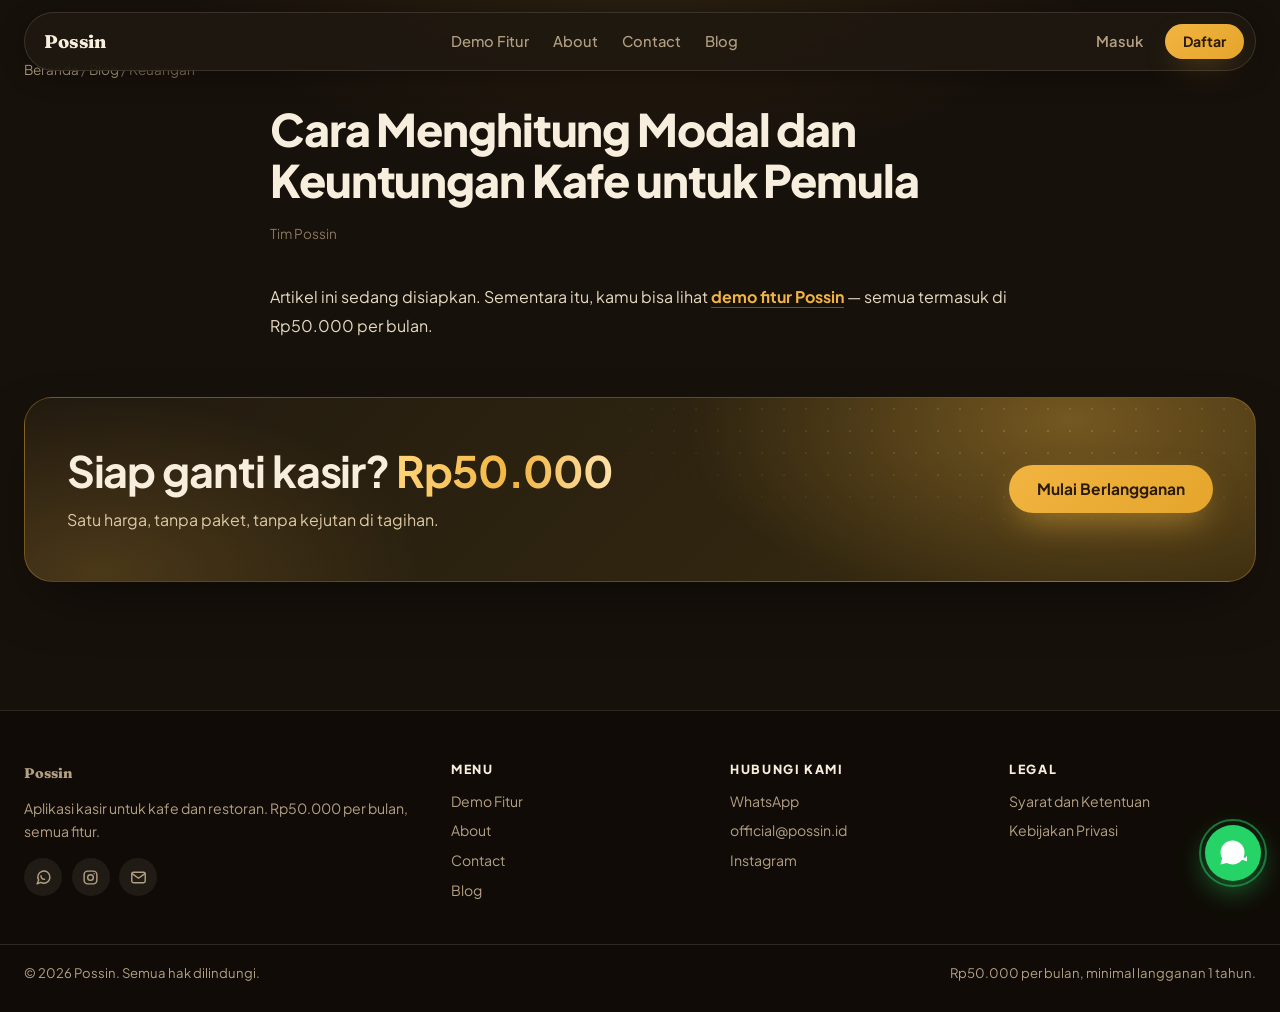
<file: blog/cara-menghitung-modal-dan-keuntungan-kafe/index.html>
<!DOCTYPE html>
<html lang="id">
<head>
<meta charset="utf-8">
<meta name="viewport" content="width=device-width, initial-scale=1, viewport-fit=cover">
<title>Cara Menghitung Modal dan Keuntungan Kafe untuk Pemula – Blog Possin</title>
<meta name="description" content="Hitungan sederhana HPP per gelas, titik impas, dan biaya kasir flat untuk kafe pemula.">
<meta name="robots" content="noindex">
<link rel="canonical" href="https://possin.id/blog/cara-menghitung-modal-dan-keuntungan-kafe/">
<link rel="preconnect" href="https://fonts.googleapis.com">
<link rel="preconnect" href="https://fonts.gstatic.com" crossorigin>
<link href="https://fonts.googleapis.com/css2?family=Fraunces:opsz,wght@9..144,400;9..144,600;9..144,800&family=Plus+Jakarta+Sans:wght@400;500;600;700;800&display=swap" rel="stylesheet">
<link rel="stylesheet" href="/style.css">
</head>
<body>

<div class="nav-shell" id="navShell">
  <nav class="nav" aria-label="Menu utama">
    <a class="brand" href="/">Possin</a>
    <div class="desktop-links">
      <a href="/demofitur">Demo Fitur</a>
      <a href="/about">About</a>
      <a href="/contact">Contact</a>
      <a href="/blog">Blog</a>
    </div>
    <div class="nav-right">
      <a class="ghost" href="https://app.possin.id/masuk">Masuk</a>
      <a class="m-btn sm" href="https://app.possin.id/daftar">Daftar</a>
      <button class="hamburger" type="button" id="burger" aria-label="Buka menu" aria-expanded="false" aria-controls="mobileMenu">
        <svg viewBox="0 0 24 24" width="18" height="18" fill="none" stroke="currentColor" stroke-width="2.2" stroke-linecap="round" aria-hidden="true"><path d="M4 7h16M4 12h16M4 17h16"/></svg>
      </button>
    </div>
    <div class="mobile-menu" id="mobileMenu">
      <a href="/demofitur">Demo Fitur</a>
      <a href="/about">About</a>
      <a href="/contact">Contact</a>
      <a href="/blog">Blog</a>
      <a class="mm-login" href="https://app.possin.id/masuk">Masuk</a>
      <a class="m-btn block" href="https://app.possin.id/daftar">Daftar</a>
    </div>
  </nav>
</div>

<main class="wrap">

<p class="crumbs"><a href="/">Beranda</a> / <a href="/blog">Blog</a> / Keuangan</p>
<article class="prose"><h1>Cara Menghitung Modal dan Keuntungan Kafe untuk Pemula</h1><p class="byline">Tim Possin</p>
<p>Artikel ini sedang disiapkan. Sementara itu, kamu bisa lihat <a href="/demofitur">demo fitur Possin</a> — semua termasuk di Rp50.000 per bulan.</p>
</article>
<section class="section">
  <div class="cta-band" aria-labelledby="artikel-cta">
    <div>
      <h2 id="artikel-cta">Siap ganti kasir? <span class="hl">Rp50.000</span> per bulan, semua fitur.</h2>
      <p>Satu harga, tanpa paket, tanpa kejutan di tagihan.</p>
    </div>
    <a class="m-btn" href="https://wa.me/6285721631961?text=Halo%20Possin%2C%20saya%20mau%20berlangganan">Mulai Berlangganan</a>
  </div>
</section>
</main>
<footer>
  <div class="footer-grid">
    <div>
      <p class="footer-brand">Possin</p>
      <p>Aplikasi kasir untuk kafe dan restoran. Rp50.000 per bulan, semua fitur.</p>
      <div class="footer-social">
        <a href="https://wa.me/6285721631961" aria-label="WhatsApp Possin"><svg viewBox="0 0 24 24"><path d="M21 11.5a8.5 8.5 0 01-12.6 7.4L3 21l2.2-5.3A8.5 8.5 0 1121 11.5z"/><path d="M8.5 9.5c0 3 2 5 5 5"/></svg></a>
        <a href="https://www.instagram.com/aplikasikasirpossin" aria-label="Instagram Possin"><svg viewBox="0 0 24 24"><rect x="3" y="3" width="18" height="18" rx="5"/><circle cx="12" cy="12" r="4"/><path d="M17.2 6.8h.01"/></svg></a>
        <a href="mailto:official@possin.id" aria-label="Email Possin"><svg viewBox="0 0 24 24"><rect x="2.5" y="4.5" width="19" height="15" rx="2.5"/><path d="M3 6.5l9 6.5 9-6.5"/></svg></a>
      </div>
    </div>
    <div>
      <h4>Menu</h4>
      <a href="/demofitur">Demo Fitur</a>
      <a href="/about">About</a>
      <a href="/contact">Contact</a>
      <a href="/blog">Blog</a>
    </div>
    <div>
      <h4>Hubungi kami</h4>
      <a href="https://wa.me/6285721631961">WhatsApp</a>
      <a href="mailto:official@possin.id">official@possin.id</a>
      <a href="https://www.instagram.com/aplikasikasirpossin">Instagram</a>
    </div>
    <div>
      <h4>Legal</h4>
      <a href="/syarat-ketentuan">Syarat dan Ketentuan</a>
      <a href="/kebijakan-privasi">Kebijakan Privasi</a>
    </div>
  </div>
  <div class="footer-crisp">
    <span>© 2026 Possin. Semua hak dilindungi.</span>
    <span>Rp50.000 per bulan, minimal langganan 1 tahun.</span>
  </div>
</footer>

<a class="wa-float" href="https://wa.me/6285721631961?text=Halo%20Possin%2C%20saya%20mau%20tanya" aria-label="Chat WhatsApp Possin">
  <svg viewBox="0 0 24 24" aria-hidden="true"><path d="M12.04 2C6.58 2 2.13 6.45 2.13 11.91c0 1.75.46 3.45 1.32 4.95L2 22l5.25-1.38a9.9 9.9 0 004.79 1.22h.01c5.46 0 9.91-4.45 9.91-9.91 0-2.65-1.03-5.14-2.9-7.01A9.82 9.82 0 0012.04 2zm4.66 6.23c-.2 0-.52.07-.79.36-.27.29-1.02 1-1.02 2.43 0 1.43 1.04 2.81 1.19 3 .14.19 2.04 3.12 5.06 4.36.71.31 1.26.49 1.69.63.71.23 1.36.19 1.87.12.57-.09 1.75-.72 2-1.41.25-.69.25-1.29.17-1.41-.07-.13-.27-.2-.57-.35-.3-.15-1.75-.86-2.02-.96-.27-.1-.47-.15-.66.15-.2.29-.76.95-.93 1.15-.17.2-.34.22-.64.07-.3-.15-1.24-.46-2.36-1.46-.87-.78-1.46-1.74-1.63-2.03-.17-.29-.02-.45.13-.6.13-.13.3-.34.44-.51.15-.17.2-.29.3-.49.1-.2.05-.37-.02-.52-.07-.15-.66-1.61-.92-2.2-.24-.58-.49-.5-.66-.51-.17-.01-.37-.01-.57-.01z"/></svg>
</a>
<button class="scroll-top" type="button" id="scrollTop" aria-label="Kembali ke atas">
  <svg viewBox="0 0 24 24" aria-hidden="true"><path d="M12 19V5M5 12l7-7 7 7"/></svg>
</button>

<script src="/script.js" defer></script>
</body>
</html>
</file>
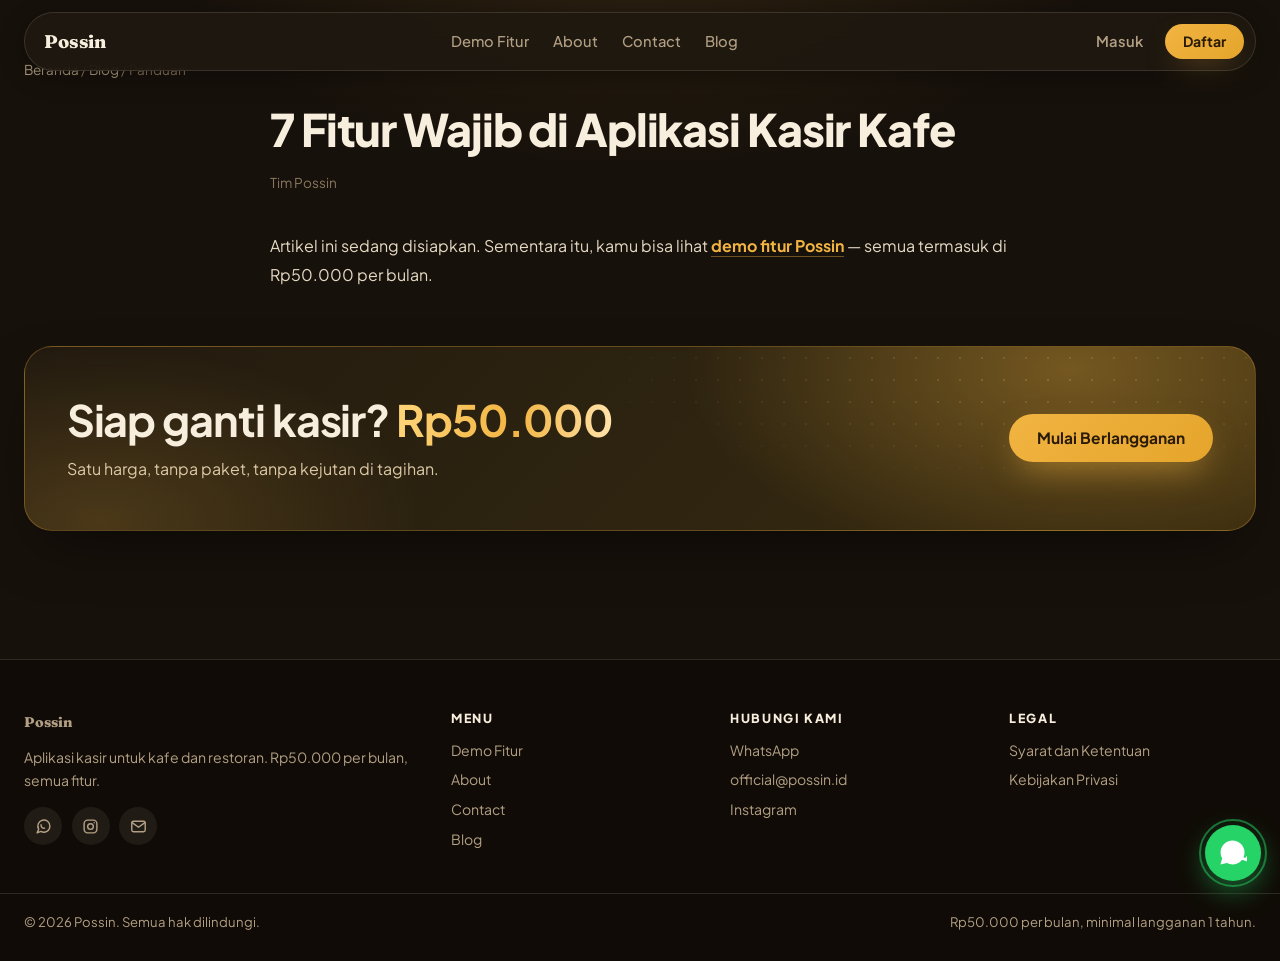
<file: blog/fitur-wajib-aplikasi-kasir-kafe/index.html>
<!DOCTYPE html>
<html lang="id">
<head>
<meta charset="utf-8">
<meta name="viewport" content="width=device-width, initial-scale=1, viewport-fit=cover">
<title>7 Fitur Wajib di Aplikasi Kasir Kafe – Blog Possin</title>
<meta name="description" content="Tujuh fitur wajib aplikasi kasir kafe: kasir cepat, stok, laporan, meja, multi outlet, dan struk digital.">
<meta name="robots" content="noindex">
<link rel="canonical" href="https://possin.id/blog/fitur-wajib-aplikasi-kasir-kafe/">
<link rel="preconnect" href="https://fonts.googleapis.com">
<link rel="preconnect" href="https://fonts.gstatic.com" crossorigin>
<link href="https://fonts.googleapis.com/css2?family=Fraunces:opsz,wght@9..144,400;9..144,600;9..144,800&family=Plus+Jakarta+Sans:wght@400;500;600;700;800&display=swap" rel="stylesheet">
<link rel="stylesheet" href="/style.css">
</head>
<body>

<div class="nav-shell" id="navShell">
  <nav class="nav" aria-label="Menu utama">
    <a class="brand" href="/">Possin</a>
    <div class="desktop-links">
      <a href="/demofitur">Demo Fitur</a>
      <a href="/about">About</a>
      <a href="/contact">Contact</a>
      <a href="/blog">Blog</a>
    </div>
    <div class="nav-right">
      <a class="ghost" href="https://app.possin.id/masuk">Masuk</a>
      <a class="m-btn sm" href="https://app.possin.id/daftar">Daftar</a>
      <button class="hamburger" type="button" id="burger" aria-label="Buka menu" aria-expanded="false" aria-controls="mobileMenu">
        <svg viewBox="0 0 24 24" width="18" height="18" fill="none" stroke="currentColor" stroke-width="2.2" stroke-linecap="round" aria-hidden="true"><path d="M4 7h16M4 12h16M4 17h16"/></svg>
      </button>
    </div>
    <div class="mobile-menu" id="mobileMenu">
      <a href="/demofitur">Demo Fitur</a>
      <a href="/about">About</a>
      <a href="/contact">Contact</a>
      <a href="/blog">Blog</a>
      <a class="mm-login" href="https://app.possin.id/masuk">Masuk</a>
      <a class="m-btn block" href="https://app.possin.id/daftar">Daftar</a>
    </div>
  </nav>
</div>

<main class="wrap">

<p class="crumbs"><a href="/">Beranda</a> / <a href="/blog">Blog</a> / Panduan</p>
<article class="prose"><h1>7 Fitur Wajib di Aplikasi Kasir Kafe</h1><p class="byline">Tim Possin</p>
<p>Artikel ini sedang disiapkan. Sementara itu, kamu bisa lihat <a href="/demofitur">demo fitur Possin</a> — semua termasuk di Rp50.000 per bulan.</p>
</article>
<section class="section">
  <div class="cta-band" aria-labelledby="artikel-cta">
    <div>
      <h2 id="artikel-cta">Siap ganti kasir? <span class="hl">Rp50.000</span> per bulan, semua fitur.</h2>
      <p>Satu harga, tanpa paket, tanpa kejutan di tagihan.</p>
    </div>
    <a class="m-btn" href="https://wa.me/6285721631961?text=Halo%20Possin%2C%20saya%20mau%20berlangganan">Mulai Berlangganan</a>
  </div>
</section>
</main>
<footer>
  <div class="footer-grid">
    <div>
      <p class="footer-brand">Possin</p>
      <p>Aplikasi kasir untuk kafe dan restoran. Rp50.000 per bulan, semua fitur.</p>
      <div class="footer-social">
        <a href="https://wa.me/6285721631961" aria-label="WhatsApp Possin"><svg viewBox="0 0 24 24"><path d="M21 11.5a8.5 8.5 0 01-12.6 7.4L3 21l2.2-5.3A8.5 8.5 0 1121 11.5z"/><path d="M8.5 9.5c0 3 2 5 5 5"/></svg></a>
        <a href="https://www.instagram.com/aplikasikasirpossin" aria-label="Instagram Possin"><svg viewBox="0 0 24 24"><rect x="3" y="3" width="18" height="18" rx="5"/><circle cx="12" cy="12" r="4"/><path d="M17.2 6.8h.01"/></svg></a>
        <a href="mailto:official@possin.id" aria-label="Email Possin"><svg viewBox="0 0 24 24"><rect x="2.5" y="4.5" width="19" height="15" rx="2.5"/><path d="M3 6.5l9 6.5 9-6.5"/></svg></a>
      </div>
    </div>
    <div>
      <h4>Menu</h4>
      <a href="/demofitur">Demo Fitur</a>
      <a href="/about">About</a>
      <a href="/contact">Contact</a>
      <a href="/blog">Blog</a>
    </div>
    <div>
      <h4>Hubungi kami</h4>
      <a href="https://wa.me/6285721631961">WhatsApp</a>
      <a href="mailto:official@possin.id">official@possin.id</a>
      <a href="https://www.instagram.com/aplikasikasirpossin">Instagram</a>
    </div>
    <div>
      <h4>Legal</h4>
      <a href="/syarat-ketentuan">Syarat dan Ketentuan</a>
      <a href="/kebijakan-privasi">Kebijakan Privasi</a>
    </div>
  </div>
  <div class="footer-crisp">
    <span>© 2026 Possin. Semua hak dilindungi.</span>
    <span>Rp50.000 per bulan, minimal langganan 1 tahun.</span>
  </div>
</footer>

<a class="wa-float" href="https://wa.me/6285721631961?text=Halo%20Possin%2C%20saya%20mau%20tanya" aria-label="Chat WhatsApp Possin">
  <svg viewBox="0 0 24 24" aria-hidden="true"><path d="M12.04 2C6.58 2 2.13 6.45 2.13 11.91c0 1.75.46 3.45 1.32 4.95L2 22l5.25-1.38a9.9 9.9 0 004.79 1.22h.01c5.46 0 9.91-4.45 9.91-9.91 0-2.65-1.03-5.14-2.9-7.01A9.82 9.82 0 0012.04 2zm4.66 6.23c-.2 0-.52.07-.79.36-.27.29-1.02 1-1.02 2.43 0 1.43 1.04 2.81 1.19 3 .14.19 2.04 3.12 5.06 4.36.71.31 1.26.49 1.69.63.71.23 1.36.19 1.87.12.57-.09 1.75-.72 2-1.41.25-.69.25-1.29.17-1.41-.07-.13-.27-.2-.57-.35-.3-.15-1.75-.86-2.02-.96-.27-.1-.47-.15-.66.15-.2.29-.76.95-.93 1.15-.17.2-.34.22-.64.07-.3-.15-1.24-.46-2.36-1.46-.87-.78-1.46-1.74-1.63-2.03-.17-.29-.02-.45.13-.6.13-.13.3-.34.44-.51.15-.17.2-.29.3-.49.1-.2.05-.37-.02-.52-.07-.15-.66-1.61-.92-2.2-.24-.58-.49-.5-.66-.51-.17-.01-.37-.01-.57-.01z"/></svg>
</a>
<button class="scroll-top" type="button" id="scrollTop" aria-label="Kembali ke atas">
  <svg viewBox="0 0 24 24" aria-hidden="true"><path d="M12 19V5M5 12l7-7 7 7"/></svg>
</button>

<script src="/script.js" defer></script>
</body>
</html>
</file>
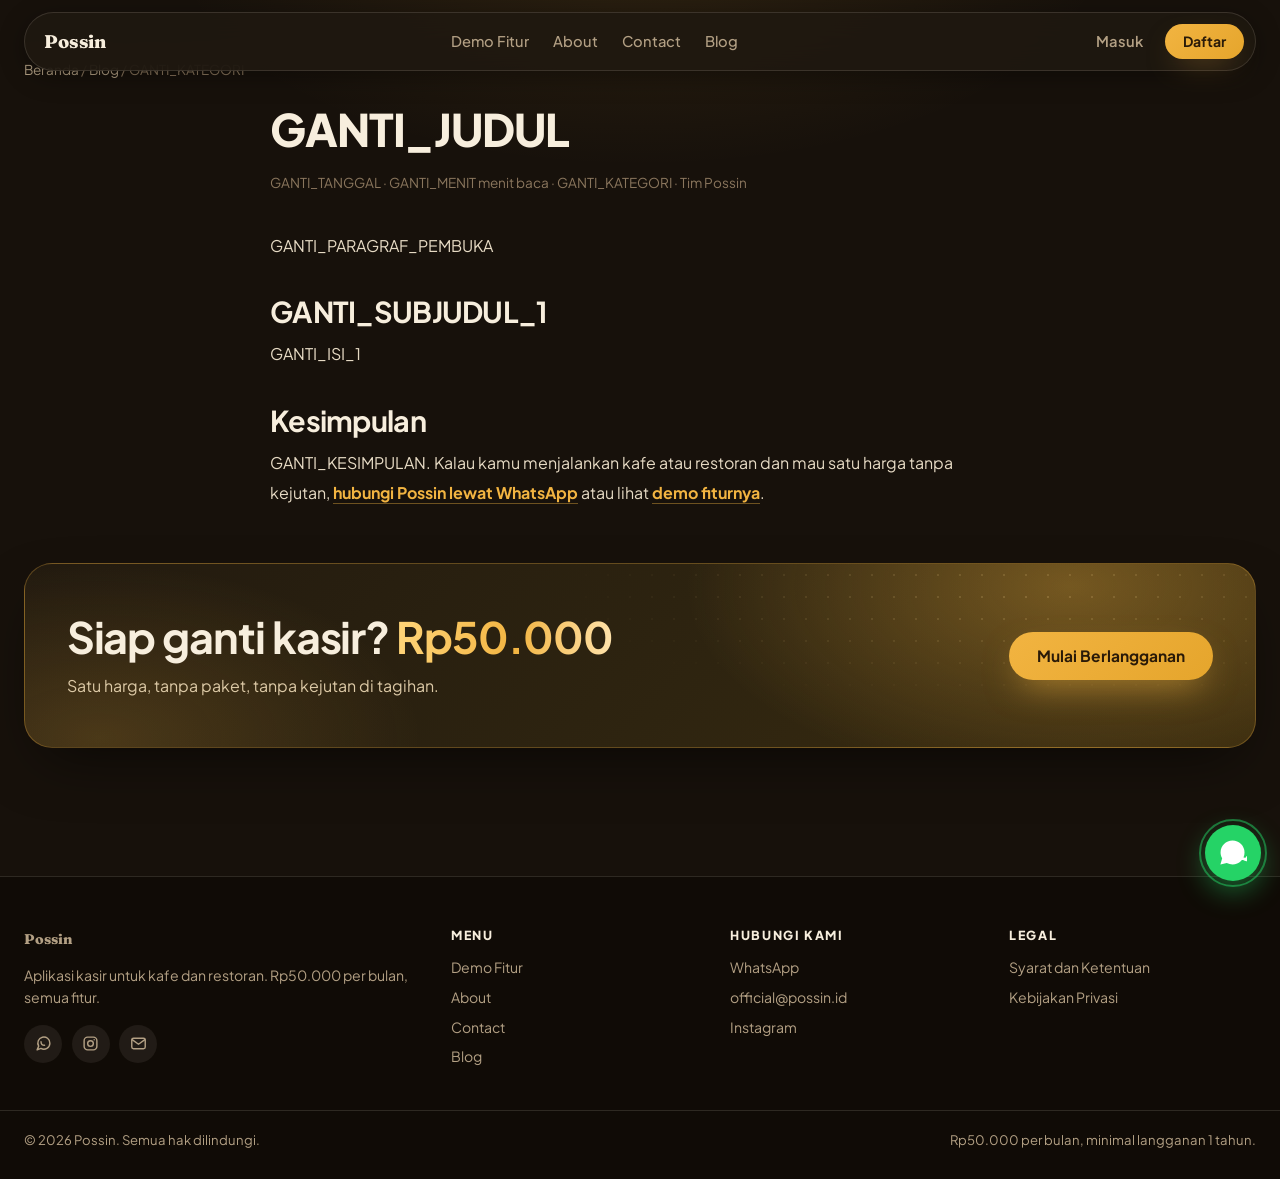
<file: blog/_template-artikel.html>
<!DOCTYPE html>
<html lang="id">
<head>
<meta charset="utf-8">
<meta name="viewport" content="width=device-width, initial-scale=1, viewport-fit=cover">
<!-- GANTI: judul artikel + akhiran Blog Possin -->
<title>GANTI_JUDUL – Blog Possin</title>
<!-- GANTI: ringkasan 1-2 kalimat -->
<meta name="description" content="GANTI_DESKRIPSI">
<!-- GANTI: slug folder artikel -->
<link rel="canonical" href="https://possin.id/blog/GANTI_SLUG/">
<link rel="preconnect" href="https://fonts.googleapis.com">
<link rel="preconnect" href="https://fonts.gstatic.com" crossorigin>
<link href="https://fonts.googleapis.com/css2?family=Fraunces:opsz,wght@9..144,400;9..144,600;9..144,800&family=Plus+Jakarta+Sans:wght@400;500;600;700;800&display=swap" rel="stylesheet">
<link rel="stylesheet" href="/style.css">
<!-- GANTI: headline, description, datePublished (YYYY-MM-DD), mainEntityOfPage -->
<script type="application/ld+json">
{"@context":"https://schema.org","@type":"Article","headline":"GANTI_JUDUL","description":"GANTI_DESKRIPSI","datePublished":"GANTI_TANGGAL_YYYY-MM-DD","inLanguage":"id","author":{"@type":"Organization","name":"Tim Possin"},"publisher":{"@type":"Organization","name":"Possin","url":"https://possin.id"},"mainEntityOfPage":"https://possin.id/blog/GANTI_SLUG/"}
</script>
</head>
<body>

<div class="nav-shell" id="navShell">
  <nav class="nav" aria-label="Menu utama">
    <a class="brand" href="/">Possin</a>
    <div class="desktop-links">
      <a href="/demofitur">Demo Fitur</a>
      <a href="/about">About</a>
      <a href="/contact">Contact</a>
      <a href="/blog">Blog</a>
    </div>
    <div class="nav-right">
      <a class="ghost" href="https://app.possin.id/masuk">Masuk</a>
      <a class="m-btn sm" href="https://app.possin.id/daftar">Daftar</a>
      <button class="hamburger" type="button" id="burger" aria-label="Buka menu" aria-expanded="false" aria-controls="mobileMenu">
        <svg viewBox="0 0 24 24" width="18" height="18" fill="none" stroke="currentColor" stroke-width="2.2" stroke-linecap="round" aria-hidden="true"><path d="M4 7h16M4 12h16M4 17h16"/></svg>
      </button>
    </div>
    <div class="mobile-menu" id="mobileMenu">
      <a href="/demofitur">Demo Fitur</a>
      <a href="/about">About</a>
      <a href="/contact">Contact</a>
      <a href="/blog">Blog</a>
      <a class="mm-login" href="https://app.possin.id/masuk">Masuk</a>
      <a class="m-btn block" href="https://app.possin.id/daftar">Daftar</a>
    </div>
  </nav>
</div>

<main class="wrap">
<!-- GANTI: kategori di crumbs -->
<p class="crumbs"><a href="/">Beranda</a> / <a href="/blog">Blog</a> / GANTI_KATEGORI</p>
<!-- GANTI: h1, byline (tanggal · menit baca · kategori · Tim Possin), dan isi -->
<article class="prose"><h1>GANTI_JUDUL</h1><p class="byline">GANTI_TANGGAL · GANTI_MENIT menit baca · GANTI_KATEGORI · Tim Possin</p>
<p>GANTI_PARAGRAF_PEMBUKA</p>
<h2>GANTI_SUBJUDUL_1</h2>
<p>GANTI_ISI_1</p>
<h2>Kesimpulan</h2>
<p>GANTI_KESIMPULAN. Kalau kamu menjalankan kafe atau restoran dan mau satu harga tanpa kejutan, <a href="https://wa.me/6285721631961?text=Halo%20Possin%2C%20saya%20mau%20berlangganan">hubungi Possin lewat WhatsApp</a> atau lihat <a href="/demofitur">demo fiturnya</a>.</p>
</article>
<section class="section">
  <div class="cta-band" aria-labelledby="artikel-cta">
    <div>
      <h2 id="artikel-cta">Siap ganti kasir? <span class="hl">Rp50.000</span> per bulan, semua fitur.</h2>
      <p>Satu harga, tanpa paket, tanpa kejutan di tagihan.</p>
    </div>
    <a class="m-btn" href="https://wa.me/6285721631961?text=Halo%20Possin%2C%20saya%20mau%20berlangganan">Mulai Berlangganan</a>
  </div>
</section>
</main>

<footer>
  <div class="footer-grid">
    <div>
      <p class="footer-brand">Possin</p>
      <p>Aplikasi kasir untuk kafe dan restoran. Rp50.000 per bulan, semua fitur.</p>
      <div class="footer-social">
        <a href="https://wa.me/6285721631961" aria-label="WhatsApp Possin"><svg viewBox="0 0 24 24"><path d="M21 11.5a8.5 8.5 0 01-12.6 7.4L3 21l2.2-5.3A8.5 8.5 0 1121 11.5z"/><path d="M8.5 9.5c0 3 2 5 5 5"/></svg></a>
        <a href="https://www.instagram.com/aplikasikasirpossin" aria-label="Instagram Possin"><svg viewBox="0 0 24 24"><rect x="3" y="3" width="18" height="18" rx="5"/><circle cx="12" cy="12" r="4"/><path d="M17.2 6.8h.01"/></svg></a>
        <a href="mailto:official@possin.id" aria-label="Email Possin"><svg viewBox="0 0 24 24"><rect x="2.5" y="4.5" width="19" height="15" rx="2.5"/><path d="M3 6.5l9 6.5 9-6.5"/></svg></a>
      </div>
    </div>
    <div>
      <h4>Menu</h4>
      <a href="/demofitur">Demo Fitur</a>
      <a href="/about">About</a>
      <a href="/contact">Contact</a>
      <a href="/blog">Blog</a>
    </div>
    <div>
      <h4>Hubungi kami</h4>
      <a href="https://wa.me/6285721631961">WhatsApp</a>
      <a href="mailto:official@possin.id">official@possin.id</a>
      <a href="https://www.instagram.com/aplikasikasirpossin">Instagram</a>
    </div>
    <div>
      <h4>Legal</h4>
      <a href="/syarat-ketentuan">Syarat dan Ketentuan</a>
      <a href="/kebijakan-privasi">Kebijakan Privasi</a>
    </div>
  </div>
  <div class="footer-crisp">
    <span>© 2026 Possin. Semua hak dilindungi.</span>
    <span>Rp50.000 per bulan, minimal langganan 1 tahun.</span>
  </div>
</footer>

<a class="wa-float" href="https://wa.me/6285721631961?text=Halo%20Possin%2C%20saya%20mau%20tanya" aria-label="Chat WhatsApp Possin">
  <svg viewBox="0 0 24 24" aria-hidden="true"><path d="M12.04 2C6.58 2 2.13 6.45 2.13 11.91c0 1.75.46 3.45 1.32 4.95L2 22l5.25-1.38a9.9 9.9 0 004.79 1.22h.01c5.46 0 9.91-4.45 9.91-9.91 0-2.65-1.03-5.14-2.9-7.01A9.82 9.82 0 0012.04 2zm4.66 6.23c-.2 0-.52.07-.79.36-.27.29-1.02 1-1.02 2.43 0 1.43 1.04 2.81 1.19 3 .14.19 2.04 3.12 5.06 4.36.71.31 1.26.49 1.69.63.71.23 1.36.19 1.87.12.57-.09 1.75-.72 2-1.41.25-.69.25-1.29.17-1.41-.07-.13-.27-.2-.57-.35-.3-.15-1.75-.86-2.02-.96-.27-.1-.47-.15-.66.15-.2.29-.76.95-.93 1.15-.17.2-.34.22-.64.07-.3-.15-1.24-.46-2.36-1.46-.87-.78-1.46-1.74-1.63-2.03-.17-.29-.02-.45.13-.6.13-.13.3-.34.44-.51.15-.17.2-.29.3-.49.1-.2.05-.37-.02-.52-.07-.15-.66-1.61-.92-2.2-.24-.58-.49-.5-.66-.51-.17-.01-.37-.01-.57-.01z"/></svg>
</a>
<button class="scroll-top" type="button" id="scrollTop" aria-label="Kembali ke atas">
  <svg viewBox="0 0 24 24" aria-hidden="true"><path d="M12 19V5M5 12l7-7 7 7"/></svg>
</button>

<script src="/script.js" defer></script>
</body>
</html>
</file>
<file: style.css>
/* ============================================================
   Possin v2 — design system
   Struktur/desen mengikuti techsaasweb (microns-style), palet dark + amber Possin.
   ============================================================ */
:root{
  color-scheme:dark;
  --bg:#17110b;
  --bg2:#1f1810;
  --surface:#251d14;
  --surface2:#2b2117;
  --cream:#f7eedd;
  --ink:#f7eedd;
  --body:#e6dac4;
  --muted:#b3a084;
  --line:rgba(247,238,221,.13);
  --line2:rgba(247,238,221,.2);
  --amber:#f2b441;
  --amber-dk:#d99a24;
  --amber-soft:rgba(242,180,65,.13);
  --amber-line:rgba(242,180,65,.32);
  --ok:#34d399;
  --ok-soft:rgba(52,211,153,.13);
  --rose:#e8604c;
  --violet:#a78bfa;
  --serif:"Fraunces",Georgia,"Times New Roman",serif;
  --sans:"Plus Jakarta Sans",system-ui,-apple-system,"Segoe UI",Roboto,sans-serif;
  --radius:15px;
  --shadow:0 8px 24px rgba(0,0,0,.35);
  --shadow-sm:0 2px 12px rgba(0,0,0,.28);
  --shadow-lg:0 18px 40px rgba(0,0,0,.45);
  --container:1320px;
  box-sizing:border-box;
  padding-top:env(safe-area-inset-top,0px);
  padding-bottom:env(safe-area-inset-bottom,0px);
}
html{scroll-behavior:smooth;-webkit-text-size-adjust:100%;overflow-x:clip;scroll-padding-top:96px}
*,*::before,*::after{box-sizing:inherit}
body{
  margin:0;overflow-x:hidden;overflow-x:clip;
  font-family:var(--sans);font-size:16px;line-height:1.6;
  background:
    radial-gradient(720px 340px at 50% -6%,rgba(242,180,65,.10),transparent 65%),
    var(--bg);
  color:var(--body);
  -webkit-font-smoothing:antialiased;
}
h1,h2,h3,h4,h5{
  font-family:var(--sans);font-weight:800;line-height:1.14;
  letter-spacing:-.025em;color:var(--ink);margin:0;text-wrap:balance;
}
h1{font-size:clamp(2.3rem,5.4vw,4rem)}
h2{font-size:clamp(1.85rem,3.6vw,3rem);font-weight:700}
h3{font-size:clamp(1.15rem,2vw,1.4rem);font-weight:700}
p{margin:0 0 1rem}
a{color:var(--amber);text-decoration:none}
a:hover{color:var(--amber-dk)}
img{max-width:100%;display:block}
.muted{color:var(--muted)}
.ink{color:var(--ink)}
.sr{position:absolute;width:1px;height:1px;padding:0;margin:-1px;overflow:hidden;clip:rect(0,0,0,0);white-space:nowrap;border:0}
::selection{background:rgba(242,180,65,.32);color:#fff}

/* ---- layout ---- */
.wrap{max-width:var(--container);margin:0 auto;padding:0 1.5rem 3rem}
.section{margin-top:3.5rem}
@media (max-width:700px){.section{margin-top:2.6rem}}

/* ---- buttons: pill ---- */
.m-btn,.btn{
  display:inline-flex;align-items:center;justify-content:center;gap:.5rem;
  border-radius:100px;border:0;cursor:pointer;text-decoration:none;white-space:nowrap;
  padding:13px 28px;font-family:var(--sans);font-size:.97rem;font-weight:700;line-height:1.4;
  background:linear-gradient(135deg,var(--amber),#e5a52c);color:#2a1a08;
  box-shadow:0 12px 30px -12px rgba(242,180,65,.5);
  transition:transform .18s,box-shadow .18s,background .18s;
}
.m-btn:hover,.btn:hover{background:var(--amber-dk);color:#2a1a08;transform:translateY(-1px);box-shadow:0 18px 40px -14px rgba(242,180,65,.6)}
.m-btn.dark,.btn.dark{background:var(--ink);color:#22170c}
.m-btn.dark:hover,.btn.dark:hover{background:#fff}
.m-btn.ghost,.btn.ghost{background:rgba(247,238,221,.06);color:var(--cream);border:1.5px solid var(--line2);box-shadow:none}
.m-btn.ghost:hover,.btn.ghost:hover{border-color:var(--amber);color:var(--amber);background:rgba(242,180,65,.08)}
.m-btn.sm,.btn.sm{padding:8px 18px;font-size:.88rem}
.m-btn.block,.btn.block{width:100%}

/* ---- cards ---- */
.m-card,.card{
  background:var(--surface);color:var(--body);
  border-radius:var(--radius);box-shadow:var(--shadow);
  border:1px solid var(--line);padding:1.4rem;
}
.m-card:hover,.card:hover{box-shadow:var(--shadow-lg)}
.m-card.flat,.card.flat{box-shadow:none}

/* ---- tags / pills ---- */
.m-tag,.tag{
  display:inline-flex;align-items:center;gap:.4rem;
  background:var(--amber-soft);color:var(--amber);
  border:1px solid rgba(242,180,65,.22);
  border-radius:100px;padding:4px 14px;
  font-size:.8rem;font-weight:600;white-space:nowrap;
}
.m-tag .dot,.tag .dot{width:7px;height:7px;border-radius:999px;background:currentColor}
.m-tag.green,.tag.green{background:var(--ok-soft);color:var(--ok);border-color:rgba(52,211,153,.25)}
.m-tag.dark,.tag.dark{background:rgba(247,238,221,.08);color:var(--cream);border-color:var(--line2)}

/* ---- kicker / eyebrow ---- */
.kicker{
  display:inline-flex;align-items:center;gap:.45rem;
  font-size:.74rem;font-weight:800;letter-spacing:.09em;text-transform:uppercase;
  color:var(--amber);
  background:rgba(242,180,65,.1);border:1px solid var(--amber-line);border-radius:100px;
  padding:.38rem .95rem;margin-bottom:.9rem;
}

/* ---- section heading ---- */
.sec-head{max-width:660px;margin-bottom:1.8rem}
.sec-head.center{margin-left:auto;margin-right:auto;text-align:center}
.sec-head p{font-size:1rem;color:var(--muted);margin:.7rem 0 0}

/* ---- grids ---- */
.grid2{display:grid;gap:1.5rem;grid-template-columns:1fr}
.grid3{display:grid;gap:1.4rem;grid-template-columns:1fr}
.grid4{display:grid;gap:1.2rem;grid-template-columns:1fr}
@media (min-width:700px){.grid2{grid-template-columns:1fr 1fr}.grid4{grid-template-columns:repeat(2,1fr)}}
@media (min-width:900px){.grid3{grid-template-columns:repeat(3,1fr)}.grid4{grid-template-columns:repeat(4,1fr)}}

/* ============================================================
   NAVBAR — sticky pill, menyembunyikan diri saat scroll ke bawah
   ============================================================ */
.nav-shell{
  position:sticky;top:12px;z-index:60;
  max-width:var(--container);margin:0 auto;padding:0 1.5rem;
  transition:transform .3s ease,opacity .3s ease;
}
.nav-shell.nav-hide{transform:translateY(-140%);opacity:0;pointer-events:none}
.nav{
  display:flex;align-items:center;justify-content:space-between;gap:1rem;
  background:rgba(31,24,16,.88);
  -webkit-backdrop-filter:blur(14px);backdrop-filter:blur(14px);
  border:1px solid var(--line);border-radius:100px;
  box-shadow:0 6px 24px rgba(0,0,0,.35);
  padding:.55rem .7rem .55rem 1.2rem;
}
.nav .brand{
  display:flex;align-items:center;gap:.5rem;
  font-family:var(--serif);font-weight:800;color:var(--cream);
  font-size:1.15rem;letter-spacing:-.01em;text-decoration:none;flex:none;
}
.nav .brand:hover{color:var(--amber)}
.nav .desktop-links{display:flex;gap:1.5rem;align-items:center;font-size:.92rem}
.nav .desktop-links a{color:var(--muted);text-decoration:none;font-weight:500}
.nav .desktop-links a:hover{color:var(--cream)}
.nav .desktop-links a.active{color:var(--amber);font-weight:700}
.nav-right{display:flex;align-items:center;gap:.55rem;flex:none}
.nav-right .ghost{
  background:transparent;border:0;color:var(--muted);font-weight:600;font-size:.92rem;
  cursor:pointer;padding:.5rem .8rem;border-radius:100px;text-decoration:none;
}
.nav-right .ghost:hover{color:var(--cream)}
.hamburger{
  display:none;background:none;border:1.5px solid var(--line2);border-radius:10px;
  padding:8px 10px;cursor:pointer;color:var(--cream);
}
.hamburger:hover{border-color:var(--amber);color:var(--amber)}
/* mobile menu: mengembang di dalam pill */
.mobile-menu{display:none;width:100%;flex-direction:column;padding:.2rem .6rem .7rem}
.mobile-menu.open{display:flex}
.mobile-menu a{
  text-decoration:none;color:var(--body);font-size:1rem;font-weight:500;
  padding:.7rem .5rem;border-top:1px solid var(--line);
}
.mobile-menu a:hover{color:var(--amber)}
.mobile-menu a.m-btn{color:#2a1a08;border-top:0;margin-top:.55rem}
.mobile-menu a.m-btn:hover{color:#2a1a08}
.mobile-menu a.mm-login{border-bottom:1px solid var(--line);font-weight:600}
@media (max-width:900px){
  .nav{flex-wrap:wrap;border-radius:20px;padding:.7rem .9rem}
  .nav .desktop-links{display:none}
  .nav-right .ghost,.nav-right .m-btn.sm{display:none}
  .hamburger{display:block}
}

/* ============================================================
   HERO — 2 kolom: teks kiri, mockup kanan (pure CSS)
   ============================================================ */
.hero{
  display:grid;gap:2rem;align-items:center;grid-template-columns:1fr;
  padding:2.2rem 0 2rem;
}
@media (min-width:1024px){
  .hero{grid-template-columns:1.1fr .9fr;padding:4.5rem 0 5rem;gap:3rem;min-height:calc(100vh - 120px)}
  .hero>div:first-child{position:relative;z-index:2}
}
.hero h1{margin:0 0 1.2rem}
.hero h1 .hl{color:var(--amber)}
.hero h1 .hl-serif{font-family:var(--serif);font-weight:800;color:var(--amber)}
.hero .lead{
  font-size:clamp(1.05rem,1.4vw,1.2rem);max-width:48ch;
  color:var(--body);line-height:1.8;margin:0 0 .4rem;
}
.was-line{
  color:var(--muted);font-size:.95rem;margin:1rem 0 0;
  display:flex;align-items:center;gap:.55rem;flex-wrap:wrap;
}
.was-line s{color:#a5907a;text-decoration-thickness:2px}
.was-line b{color:var(--amber);font-family:var(--sans);font-weight:800;font-size:1.05rem}
.hero-ctas{display:flex;gap:.8rem;flex-wrap:wrap;margin-top:1.6rem}
.hero-ctas .m-btn{min-width:190px}
.hero-proof{
  display:flex;gap:1.4rem;flex-wrap:wrap;
  margin-top:1.8rem;padding:1.1rem 0;
  border-top:1px solid var(--line);border-bottom:1px solid var(--line);
  font-size:.86rem;color:var(--muted);
}
.hero-proof>div{display:flex;gap:.55rem;align-items:flex-start;line-height:1.45}
.hero-proof b{display:block;color:var(--cream);font-size:1.02rem;margin-bottom:.05rem}
.hero-proof .ck{
  flex:none;width:22px;height:22px;border-radius:999px;display:grid;place-items:center;
  background:linear-gradient(135deg,#f2b441,#d99a24);color:#2a1a08;margin-top:1px;
  box-shadow:0 2px 8px rgba(242,180,65,.4);
}
.hero-proof .ck svg{width:12px;height:12px;stroke:currentColor;stroke-width:3.4;fill:none;stroke-linecap:round;stroke-linejoin:round}
@media (min-width:1024px){
  .hero-proof{align-items:center}
  .hero-proof>div+div{border-left:1px solid var(--line);padding-left:1.4rem}
}
@media (max-width:1023px){
  .hero{text-align:center}
  .hero .lead{margin-inline:auto}
  .was-line{justify-content:center}
  .hero-ctas{justify-content:center}
  .hero-proof{justify-content:center;text-align:left}
  .hero-visual{margin-top:1.2rem}
}

/* ---- HeroArt: mockup aplikasi kasir + kartu melayang (pure CSS) ---- */
.hero-visual{position:relative;width:100%;overflow:visible;z-index:2}
.hero-stage{
  position:relative;width:100%;max-width:600px;margin-inline:auto;
  aspect-ratio:1/1.06;container-type:inline-size;
  transform:perspective(1200px) rotateX(var(--tx,0deg)) rotateY(var(--ty,0deg));
  transition:transform .35s ease;
}
/* browser aplikasi kasir */
.hs-app{
  position:absolute;inset:3% 2% 14% 2%;z-index:0;
  background:var(--bg2);border:1px solid var(--line2);border-radius:2.4cqw;
  box-shadow:0 26px 60px rgba(0,0,0,.5);overflow:hidden;
  display:flex;flex-direction:column;
  transform:translate3d(0,var(--py,0),0);
}
/* bar browser: titik + address pill */
.hs-bar{
  flex:none;display:flex;align-items:center;gap:1cqw;
  padding:1.7cqw 2.2cqw;background:#120d07;border-bottom:1px solid var(--line);
}
.hs-bar i{flex:none;width:1.2cqw;height:1.2cqw;border-radius:50%;background:#5c4a35}
.hs-bar i:nth-child(1){background:#e8604c}
.hs-bar i:nth-child(2){background:#f2b441}
.hs-bar i:nth-child(3){background:#34d399}
.hs-bar b{
  flex:1;max-width:46%;text-align:center;margin:0 auto;
  font-size:1.2cqw;font-weight:700;color:var(--muted);
  background:var(--surface);border-radius:100px;padding:.35cqw 0;
  white-space:nowrap;overflow:hidden;
}
.hs-body{flex:1;display:flex;min-height:0}
.hs-app .rail{
  flex:none;width:12%;background:#120d07;display:flex;flex-direction:column;
  align-items:center;gap:6%;padding:9% 0;border-right:1px solid var(--line);
}
.hs-app .rail i{
  width:60%;aspect-ratio:1;border-radius:22%;background:rgba(247,238,221,.08);
  display:grid;place-items:center;color:rgba(247,238,221,.5);
}
.hs-app .rail i svg{width:56%;height:56%;fill:none;stroke:currentColor;stroke-width:2.1;stroke-linecap:round;stroke-linejoin:round}
.hs-app .rail i.on{background:rgba(242,180,65,.9);box-shadow:0 0 10px rgba(242,180,65,.5);color:#2a1a08}
.hs-app .main{flex:1;min-width:0;padding:6% 6% 6%;display:flex;flex-direction:column;gap:4%}
.hs-app .main h4{font-size:2.4cqw;font-weight:800;color:var(--cream);margin:0;letter-spacing:-.01em}
.hs-app .main h4 span{color:var(--amber)}
.hs-kpis{display:grid;grid-template-columns:repeat(3,1fr);gap:4%}
.hs-kpi{background:var(--surface);border:1px solid var(--line);border-radius:1.4cqw;padding:8% 6%}
.hs-kpi span{display:block;font-size:1.5cqw;color:var(--muted);font-weight:600;margin-bottom:4%}
.hs-kpi b{display:block;font-size:2.8cqw;font-weight:800;color:var(--cream)}
.hs-kpi b.am{color:var(--amber)}
/* mini bar chart: 7 hari terakhir */
.hs-chart{
  background:var(--surface);border:1px solid var(--line);border-radius:1.4cqw;
  padding:4% 5%;display:flex;flex-direction:column;gap:3%;flex:none;
}
.hs-chart span{font-size:1.3cqw;color:var(--muted);font-weight:600}
.hs-cbars{display:flex;align-items:flex-end;gap:3%;height:5cqw}
.hs-cbars i{flex:1;background:linear-gradient(180deg,#f2b441,rgba(242,180,65,.2));border-radius:.4cqw .4cqw 0 0}
.hs-cbars i:nth-child(1){height:40%}.hs-cbars i:nth-child(2){height:58%}
.hs-cbars i:nth-child(3){height:34%}.hs-cbars i:nth-child(4){height:72%}
.hs-cbars i:nth-child(5){height:50%}.hs-cbars i:nth-child(6){height:88%}
.hs-cbars i:nth-child(7){height:62%;background:linear-gradient(180deg,#ffd479,#f2b441)}
.hs-order{
  background:var(--surface);border:1px solid var(--line);border-radius:1.4cqw;
  padding:5% 6%;display:flex;flex-direction:column;gap:3%;flex:1;
}
.hs-ohead{flex:none;display:flex;align-items:baseline;gap:3%;font-size:1.4cqw;font-weight:700;color:var(--muted)}
.hs-ohead b{margin-left:auto;color:var(--cream);font-weight:600}
.hs-order .orow{display:flex;align-items:center;gap:4%;font-size:1.7cqw;color:var(--body)}
.hs-order .orow i{flex:none;width:7%;aspect-ratio:1;border-radius:22%;background:rgba(242,180,65,.14)}
.hs-order .orow em{flex:none;margin-left:auto;font-style:normal;font-weight:700;color:var(--cream)}
.hs-total{
  display:flex;align-items:baseline;gap:3%;border-top:1px dashed var(--line2);
  padding-top:4%;margin-top:auto;
}
.hs-total span{font-size:1.7cqw;color:var(--muted);font-weight:600}
.hs-total b{font-family:var(--serif);font-size:3.6cqw;font-weight:800;color:var(--amber);letter-spacing:-.02em}
.hs-total .bayar{
  margin-left:auto;background:linear-gradient(135deg,#f2b441,#e5a52c);color:#2a1a08;
  font-size:1.6cqw;font-weight:800;border-radius:100px;padding:.7em 1.3em;
}
/* wanita ilustrasi: berdiri di bawah-tengah, kaki memudar = efek melayang */
.hs-woman{
  position:absolute;bottom:0;left:50%;transform:translateX(-50%) translateY(var(--py,0));
  height:82%;width:auto;z-index:2;pointer-events:none;
  -webkit-mask-image:linear-gradient(to bottom,#000 76%,transparent 99%);
  mask-image:linear-gradient(to bottom,#000 76%,transparent 99%);
}
/* bayangan lantai: ellipse di bawah wanita */
.hs-floor{
  position:absolute;left:24%;right:24%;bottom:1%;height:36px;z-index:1;
  background:radial-gradient(ellipse at center,rgba(0,0,0,.6) 0%,transparent 70%);
  pointer-events:none;transform:translateY(var(--py,0));
}
/* kartu struk melayang (kiri) */
.hs-receipt{
  position:absolute;left:-6%;top:44%;width:41%;z-index:3;
  background:var(--cream);color:#2b1d14;border-radius:1.6cqw;
  box-shadow:0 18px 44px rgba(0,0,0,.5);
  padding:9% 8% 8%;transform:rotate(var(--hs-r,-4deg)) translateY(var(--py,0px));
  animation:hsFloat 6s ease-in-out infinite;--hs-d:-8px;
}
.hs-receipt h5{font-family:var(--serif);font-size:2.1cqw;font-weight:800;text-align:center;margin:0 0 6%;letter-spacing:.02em;color:#2b1d14}
.hs-receipt .rr{display:flex;font-size:1.7cqw;color:#6d5846;margin-bottom:4%;gap:3%}
.hs-receipt .rr em{margin-left:auto;font-style:normal;color:#2b1d14;font-weight:600}
.hs-receipt .rt{border-top:1px dashed #c9b393;margin-top:2%;padding-top:6%;display:flex;font-size:1.95cqw;font-weight:800;color:#2b1d14}
.hs-receipt .rt em{margin-left:auto;font-style:normal}
/* kartu laporan melayang (kanan atas) */
.hs-sales{
  position:absolute;right:-4%;top:-2%;width:47%;z-index:3;
  background:var(--surface2);border:1px solid var(--line2);border-radius:1.6cqw;
  box-shadow:0 18px 44px rgba(0,0,0,.5);
  padding:7% 7% 8%;transform:rotate(var(--hs-r,3deg)) translateY(var(--py,0px));
  animation:hsFloat 6.5s ease-in-out .8s infinite;--hs-d:-10px;
}
.hs-sales span{font-size:1.5cqw;color:var(--muted);font-weight:600}
.hs-sales b{display:block;font-family:var(--serif);font-size:3.4cqw;font-weight:800;color:var(--amber);letter-spacing:-.02em;line-height:1.1;margin:.3em 0 .5em}
.hs-bars{display:flex;align-items:flex-end;gap:5%;height:5.4cqw}
.hs-bars i{flex:1;background:linear-gradient(180deg,#f2b441,#a8751622);border-radius:.5cqw .5cqw 0 0}
.hs-bars i:nth-child(1){height:45%}.hs-bars i:nth-child(2){height:62%}
.hs-bars i:nth-child(3){height:38%}.hs-bars i:nth-child(4){height:80%}
.hs-bars i:nth-child(5){height:55%}.hs-bars i:nth-child(6){height:96%;background:linear-gradient(180deg,#ffd479,#f2b441)}
.hs-sales .up{display:inline-flex;align-items:center;gap:.3em;font-size:1.35cqw;font-weight:800;color:var(--ok);margin-top:5%}
@keyframes hsFloat{0%,100%{transform:rotate(var(--hs-r,0deg)) translateY(var(--py,0px))}50%{transform:rotate(var(--hs-r,0deg)) translateY(calc(var(--hs-d,-8px) + var(--py,0px)))}}
.hs-receipt{--hs-r:-4deg}.hs-sales{--hs-r:3deg}
@media (max-width:767px){
  .hero-stage{max-width:440px}
  .hs-receipt{width:40%;left:-3%}
  .hs-sales{width:46%;right:-2%}
  .hs-woman{height:62%}
  .hs-floor{height:26px;left:28%;right:28%}
}
@media (prefers-reduced-motion:reduce){.hs-receipt,.hs-sales{animation:none}}

/* ============================================================
   NICHE BAND — pita gelap + marquee chip jenis usaha
   ============================================================ */
.niche-band{
  margin-inline:calc(50% - 50vw);
  padding:3.2rem 0 2.2rem;
  background:#100b06;
  overflow:hidden;position:relative;z-index:1;
}
.nm-inner{max-width:var(--container);margin:0 auto;padding:0 1.5rem}
.nm-label{
  text-align:center;font-size:.78rem;font-weight:800;
  letter-spacing:.13em;text-transform:uppercase;
  color:var(--amber);margin:0 0 1.1rem;
}
.niche-marquee{
  overflow:hidden;
  -webkit-mask-image:linear-gradient(to right,transparent,#000 10%,#000 90%,transparent);
  mask-image:linear-gradient(to right,transparent,#000 10%,#000 90%,transparent);
}
.nm-track{display:flex;width:max-content;animation:nmScroll 34s linear infinite}
.niche-marquee:hover .nm-track{animation-play-state:paused}
.nm-group{display:flex;gap:.8rem;padding-right:.8rem}
.nm-item{
  display:inline-flex;align-items:center;
  background:var(--surface);color:var(--cream);
  border:1px solid var(--amber-line);
  border-radius:100px;padding:10px 24px;
  box-shadow:0 6px 18px rgba(0,0,0,.4);
  font-size:.92rem;font-weight:700;white-space:nowrap;
  transition:transform .18s,box-shadow .18s,border-color .18s;
}
.nm-item:hover{transform:translateY(-2px);box-shadow:0 10px 26px rgba(242,180,65,.22);border-color:var(--amber)}
@keyframes nmScroll{from{transform:translateX(0)}to{transform:translateX(-50%)}}
@media (max-width:767px){.nm-item{padding:8px 18px;font-size:.86rem}}
@media (prefers-reduced-motion:reduce){.nm-track{animation:none;width:auto;flex-wrap:wrap}}

/* ============================================================
   FEATURE GRID — 6 kartu bernomor + tali cahaya serpentine
   ============================================================ */
.feat-sec{
  background:linear-gradient(180deg,#1d150d 0%,#251c10 100%);
  border:1px solid var(--line);border-radius:24px;
  padding:2.6rem 2rem;position:relative;overflow:hidden;
}
.feat-sec::before{
  content:"";position:absolute;inset:0;pointer-events:none;
  background:radial-gradient(60% 42% at 50% 0%,rgba(242,180,65,.14),transparent 70%);
}
.feat-grid{position:relative;display:grid;gap:1.4rem;grid-template-columns:1fr}
.feat-wire{position:absolute;inset:0;width:100%;height:100%;overflow:visible;pointer-events:none}
.feat-wire path{fill:none;vector-effect:non-scaling-stroke}
.wire-base{stroke:rgba(242,180,65,.35);stroke-width:2}
.wire-flow{
  stroke:var(--amber);stroke-width:3;stroke-linecap:round;
  stroke-dasharray:5 25;animation:wireFlow 2.6s linear infinite;
  filter:drop-shadow(0 0 7px rgba(242,180,65,.8));
}
@keyframes wireFlow{to{stroke-dashoffset:-60}}
.feat-card{
  background:var(--surface);border-radius:var(--radius);
  border:1px solid var(--line);box-shadow:var(--shadow-sm);
  padding:1.6rem;display:flex;flex-direction:column;gap:.5rem;
  position:relative;z-index:1;
}
.feat-card .ico{
  width:44px;height:44px;border-radius:12px;
  background:var(--amber-soft);color:var(--amber);
  display:flex;align-items:center;justify-content:center;margin-bottom:.3rem;
}
.feat-card .ico svg{width:22px;height:22px;stroke:currentColor;fill:none;stroke-width:2;stroke-linecap:round;stroke-linejoin:round}
.feat-card h3{font-size:1.06rem}
.feat-card p{font-size:.9rem;color:var(--muted);margin:0}
.feat-num{
  position:absolute;top:-13px;left:20px;z-index:2;
  font-size:.74rem;font-weight:800;letter-spacing:.06em;color:#2a1a08;
  background:linear-gradient(135deg,#ffd479,var(--amber));
  border:2px solid #1d150d;border-radius:100px;padding:.15rem .65rem;
  box-shadow:0 0 0 3px rgba(242,180,65,.22),0 0 14px rgba(242,180,65,.5);
}
.feat-grid .feat-card:nth-of-type(3n+2) .ico{background:var(--ok-soft);color:var(--ok)}
.feat-grid .feat-card:nth-of-type(3n) .ico{background:rgba(167,139,250,.13);color:var(--violet)}
@media (min-width:900px){
  .feat-sec{padding:3rem 3rem 3.4rem}
  .feat-grid{grid-template-columns:repeat(3,1fr);padding:1.2rem 0}
}
@media (max-width:899px){
  .feat-wire{display:none}
  .feat-grid{gap:1.9rem;padding-top:1rem}
  .feat-grid::before{
    content:"";position:absolute;left:50%;transform:translateX(-50%);
    top:0;bottom:0;width:3px;border-radius:3px;
    background:linear-gradient(180deg,var(--amber),#ffd479 30%,#ffd479 70%,var(--amber));
    box-shadow:0 0 12px rgba(242,180,65,.8);
  }
  .feat-card{padding:1.6rem 1.4rem 1.4rem}
  .feat-num{left:50%;transform:translateX(-50%);top:-14px}
}
@media (prefers-reduced-motion:reduce){.wire-flow{animation:none}}

/* ============================================================
   DEMO GALLERY — kartu screenshot (frame browser)
   ============================================================ */
.shot-grid{display:grid;gap:1.4rem;grid-template-columns:1fr}
@media (min-width:700px){.shot-grid{grid-template-columns:repeat(2,1fr)}}
@media (min-width:1000px){.shot-grid{grid-template-columns:repeat(3,1fr)}}
.shot-card{
  display:flex;flex-direction:column;
  background:var(--surface);border-radius:var(--radius);
  border:1px solid var(--line);box-shadow:var(--shadow);
  overflow:hidden;text-decoration:none;color:var(--body);
  transition:transform .2s,box-shadow .2s,border-color .2s;
}
.shot-card:hover{transform:translateY(-4px);box-shadow:var(--shadow-lg);border-color:var(--amber-line);color:var(--body)}
.shot-frame{position:relative;aspect-ratio:4/3;background:#0f0b06;overflow:hidden}
.shot-frame .ph{
  position:absolute;inset:0;display:grid;place-items:center;
  color:#6e5d47;font-size:.85rem;font-weight:600;letter-spacing:.03em;
  background:
    repeating-linear-gradient(45deg,rgba(247,238,221,.025) 0 10px,transparent 10px 20px);
}
.shot-frame .ph::before{
  content:"";position:absolute;inset:0;
  background:radial-gradient(320px 160px at 50% 32%,rgba(242,180,65,.12),transparent 70%);
}
.shot-browser{
  position:absolute;left:8%;right:8%;top:9%;bottom:0;
  background:var(--bg2);border:1px solid var(--line2);border-radius:10px 10px 0 0;
  overflow:hidden;box-shadow:0 12px 30px rgba(0,0,0,.4);
}
.shot-browser .bar{display:flex;align-items:center;gap:5px;padding:7px 9px;background:#0f0b06}
.shot-browser .bar i{width:7px;height:7px;border-radius:50%;background:#5c4a35}
.shot-browser .bar i:nth-child(1){background:#e8604c}
.shot-browser .bar i:nth-child(2){background:#f2b441}
.shot-browser .bar i:nth-child(3){background:#34d399}
.shot-browser .bar b{
  flex:1;text-align:center;font-size:.62rem;font-weight:700;color:#8a765d;
  background:var(--surface);border-radius:100px;padding:2px 8px;white-space:nowrap;overflow:hidden;
}
.shot-browser .body{padding:10px;display:flex;flex-direction:column;gap:7px}
.shot-browser .body i{
  display:block;height:8px;border-radius:4px;background:rgba(247,238,221,.09);
}
.shot-browser .body i:nth-child(1){width:46%;height:16px;background:rgba(242,180,65,.35)}
.shot-browser .body i:nth-child(4){width:70%}
.shot-browser .body i:nth-child(5){width:55%}
.shot-tag{
  position:absolute;left:12px;top:12px;z-index:2;
  background:rgba(16,11,6,.86);color:var(--amber);
  border:1px solid var(--amber-line);
  font-size:.72rem;font-weight:700;border-radius:100px;padding:.22rem .7rem;
  -webkit-backdrop-filter:blur(6px);backdrop-filter:blur(6px);
}
.shot-cap{padding:1.05rem 1.15rem 1.2rem;display:flex;flex-direction:column;gap:.35rem}
.shot-cap strong{color:var(--ink);font-size:1.05rem;font-weight:700;letter-spacing:-.01em}
.shot-cap span{color:var(--muted);font-size:.86rem}

/* ============================================================
   CTA BAND — gradien gelap-amber + pola titik
   ============================================================ */
.cta-band{
  position:relative;overflow:hidden;isolation:isolate;
  background:
    radial-gradient(620px 320px at 85% 12%,rgba(242,180,65,.34),transparent 62%),
    radial-gradient(520px 280px at 6% 95%,rgba(242,180,65,.18),transparent 62%),
    linear-gradient(135deg,#221a0f 0%,#2e2410 55%,#3a2c0f 100%);
  border:1px solid rgba(242,180,65,.28);border-radius:28px;
  padding:3rem 2.6rem;
  display:flex;align-items:center;justify-content:space-between;gap:2rem;flex-wrap:wrap;
  margin-top:3.5rem;
  box-shadow:0 24px 60px -20px rgba(0,0,0,.6);
}
.cta-band::before{
  content:"";position:absolute;inset:0;z-index:-1;pointer-events:none;
  background-image:radial-gradient(rgba(255,222,150,.18) 1px,transparent 1.6px);
  background-size:22px 22px;
  -webkit-mask-image:radial-gradient(55% 85% at 82% 18%,#000,transparent 72%);
  mask-image:radial-gradient(55% 85% at 82% 18%,#000,transparent 72%);
  animation:ctaPan 9s ease-in-out infinite alternate;
}
@keyframes ctaPan{from{transform:translate3d(-12px,6px,0)}to{transform:translate3d(12px,-6px,0)}}
.cta-band h2{color:var(--cream);margin:0 0 .65rem;font-size:clamp(1.8rem,3.4vw,2.7rem)}
.cta-band h2 .hl{
  background:linear-gradient(92deg,#ffd479 0%,#f2b441 55%,#ffe3ac 100%);
  -webkit-background-clip:text;background-clip:text;color:transparent;
}
.cta-band p{color:#dcc9a6;margin:0;max-width:48ch;font-size:1rem;line-height:1.7}
.cta-band .m-btn{box-shadow:0 14px 34px -10px rgba(242,180,65,.6)}
.cta-band .m-btn:hover{box-shadow:0 20px 44px -12px rgba(242,180,65,.75)}
@media (max-width:700px){.cta-band{padding:2.1rem 1.5rem;border-radius:20px}}
@media (prefers-reduced-motion:reduce){.cta-band::before{animation:none}}

/* ============================================================
   PRICING — harga flat + tabel bandingkan
   ============================================================ */
.stats{display:grid;gap:1.2rem;grid-template-columns:1fr}
@media (min-width:700px){.stats{grid-template-columns:repeat(3,1fr)}}
.stat{
  padding:1.8rem 1.4rem;border:1px solid var(--line);border-radius:20px;
  background:var(--surface);box-shadow:var(--shadow-sm);
}
.stat .big{
  display:block;font-family:var(--serif);font-weight:800;
  font-size:clamp(1.9rem,5vw,2.5rem);color:var(--amber);
  line-height:1.1;margin-bottom:.7rem;letter-spacing:-.02em;
}
.stat p{margin:0;color:var(--muted);line-height:1.65;font-size:.93rem}
.price-card{
  background:var(--surface);border:1px solid var(--amber-line);border-radius:20px;
  padding:2rem;box-shadow:var(--shadow);position:relative;overflow:hidden;
}
.price-card::before{
  content:"";position:absolute;inset:0;pointer-events:none;
  background:radial-gradient(70% 60% at 50% 0%,rgba(242,180,65,.12),transparent 70%);
}
.price-card .amt{
  font-family:var(--serif);font-weight:800;color:var(--amber);
  font-size:clamp(3rem,11vw,5rem);line-height:1;letter-spacing:-.03em;
}
.price-card .amt small{font-size:1.1rem;font-weight:600;color:var(--muted);font-family:var(--sans)}
.price-card .per{color:var(--muted);margin:.6rem 0 1.4rem}
.table-scroll{overflow-x:auto;border-radius:18px;border:1px solid var(--line);background:var(--bg2)}
table{width:100%;border-collapse:collapse;font-size:.93rem}
th,td{padding:.75rem .95rem;text-align:left;vertical-align:top;border-bottom:1px solid var(--line)}
thead th{font-family:var(--sans);color:var(--muted);font-size:.8rem;letter-spacing:.06em;text-transform:uppercase}
thead th.us{color:var(--amber)}
tbody tr:last-child th,tbody tr:last-child td{border-bottom:0}
th[scope=row]{color:var(--cream);font-weight:600}
td.us,th.us{background:rgba(242,180,65,.08);border-left:2px solid var(--amber);border-right:2px solid var(--amber);width:33%}
thead th.us{border-top:2px solid var(--amber);border-radius:14px 14px 0 0}
thead th.us:first-child{border-left:2px solid var(--amber)}
tbody tr:last-child td.us{border-bottom:2px solid var(--amber);border-radius:0 0 14px 14px}
td.them{color:var(--muted);width:33%}
.ok{display:inline-flex;align-items:center;gap:.45rem;color:var(--amber);font-weight:700}
.ok svg{flex:none;width:1.15rem;height:1.15rem;stroke:currentColor;fill:none;stroke-width:2.4;stroke-linecap:round;stroke-linejoin:round}
.fine{color:var(--muted);font-size:.8rem;margin:.9rem 0 0}
.harga-list{display:grid;gap:1.2rem;grid-template-columns:1fr;margin-top:1.6rem}
@media (min-width:700px){.harga-list{grid-template-columns:repeat(2,1fr)}}
.harga-item{
  display:flex;justify-content:space-between;gap:1rem;align-items:center;
  background:var(--surface);border:1px solid var(--line);border-radius:16px;
  padding:1.1rem 1.3rem;
}
.harga-item b{display:block;color:var(--cream);font-size:1rem;margin-bottom:.2rem}
.harga-item p{margin:0;color:var(--muted);font-size:.88rem;line-height:1.6}
.harga-item .harga{flex:none;text-align:right;display:grid;justify-items:end;gap:.15rem}
.harga-item .harga s{color:#8a765d;font-size:.85rem}
.harga-item .harga .rp0{font-family:var(--serif);font-weight:800;font-size:1.5rem;line-height:1;color:var(--amber)}
.harga-item .harga .rp-total{font-family:var(--serif);font-weight:400;font-size:1.4rem;line-height:1;color:var(--muted)}
.total-harga{
  margin-top:1.6rem;padding:2rem 1.6rem;text-align:center;
  border-radius:24px;border:1px solid var(--amber-line);
  background:linear-gradient(160deg,rgba(242,180,65,.14),rgba(242,180,65,.03));
}
.total-harga s{color:#8a765d;font-size:1.2rem}
.total-price{
  font-family:var(--serif);font-weight:800;color:var(--amber);
  font-size:clamp(3rem,12vw,5.5rem);line-height:1;letter-spacing:-.03em;margin:.7rem 0 0;
}
.total-note{color:var(--muted);margin:.7rem 0 1.6rem}

/* ============================================================
   WALL OF LOVE — testimoni
   ============================================================ */
.wall{display:grid;gap:1.2rem;grid-template-columns:1fr}
@media (min-width:700px){.wall{grid-template-columns:repeat(2,1fr)}}
@media (min-width:1000px){.wall{grid-template-columns:repeat(3,1fr)}}
.wall-card{
  background:var(--surface);border-radius:16px;border:1px solid var(--line);
  box-shadow:var(--shadow-sm);padding:1.4rem;
  font-size:.92rem;color:var(--body);line-height:1.7;
}
.wall-card .who{display:flex;align-items:center;gap:.7rem;margin-top:1.1rem;font-size:.82rem}
.avatar{
  width:38px;height:38px;border-radius:999px;background:var(--amber);color:#2a1a08;
  display:flex;align-items:center;justify-content:center;
  font-weight:800;font-family:var(--serif);flex:none;
}
.avatar.photo{object-fit:cover;padding:0}
.wall-card:nth-child(4n+1) .avatar{background:linear-gradient(135deg,#f2b441,#d99a24);color:#2a1a08}
.wall-card:nth-child(4n+2) .avatar{background:linear-gradient(135deg,#34d399,#059669);color:#03251a}
.wall-card:nth-child(4n+3) .avatar{background:linear-gradient(135deg,#a78bfa,#6d28d9);color:#fff}
.wall-card:nth-child(4n+4) .avatar{background:linear-gradient(135deg,#fbd38d,#dd6b20);color:#2a1a08}
.wall-card .who strong{color:var(--cream);font-weight:700}
.wall-card .who .role{color:var(--muted)}
.stars{display:flex;gap:2px;margin-bottom:.55rem;color:var(--amber)}
.stars svg{width:15px;height:15px;fill:currentColor}

/* ============================================================
   FAQ — accordion
   ============================================================ */
.faq-sec{max-width:880px;margin-left:auto;margin-right:auto}
.faq-sec .sec-head{text-align:center}
.faq-sec .sec-head p{margin-left:auto;margin-right:auto}
.faq-item{
  background:var(--surface);border:1px solid var(--line);border-radius:14px;
  margin-bottom:.7rem;box-shadow:var(--shadow-sm);overflow:hidden;
}
.faq-item summary{
  width:100%;display:flex;justify-content:space-between;align-items:center;gap:1rem;
  cursor:pointer;padding:1.05rem 1.25rem;
  font-family:var(--sans);font-size:.98rem;font-weight:700;color:var(--ink);
  list-style:none;
}
.faq-item summary::-webkit-details-marker{display:none}
.faq-item summary .chev{flex:none;color:var(--amber);transition:transform .2s}
.faq-item summary .chev svg{width:18px;height:18px;stroke:currentColor;fill:none;stroke-width:2.4;stroke-linecap:round;stroke-linejoin:round}
.faq-item[open] summary .chev{transform:rotate(180deg)}
.faq-item summary:hover{color:var(--amber)}
.faq-item p{padding:0 1.25rem 1.15rem;margin:0;font-size:.93rem;color:var(--muted);line-height:1.75}

/* ============================================================
   OWNER — dikelola pemiliknya
   ============================================================ */
.owners{display:grid;gap:1rem;grid-template-columns:1fr}
@media (min-width:700px){.owners{grid-template-columns:repeat(2,1fr)}}
.owner{
  display:flex;align-items:center;gap:.9rem;text-align:left;
  padding:.9rem 1.2rem .9rem .9rem;border:1px solid var(--line);border-radius:16px;
  background:var(--surface);box-shadow:var(--shadow-sm);
}
.owner .avatar{width:56px;height:56px;font-size:1.25rem}
.owner b{display:block;color:var(--cream)}
.owner span.role{display:block;color:var(--muted);font-size:.85rem}
.owner a{font-size:.85rem;word-break:break-all}

/* ============================================================
   FOOTER
   ============================================================ */
footer{
  margin-top:5rem;background:#100b06;
  border-top:1px solid var(--line);padding:3.2rem 0 1.8rem;
}
.footer-grid{
  max-width:var(--container);margin:0 auto;padding:0 1.5rem;
  display:grid;gap:2rem;grid-template-columns:1fr;
}
@media (min-width:700px){.footer-grid{grid-template-columns:repeat(2,1fr)}}
@media (min-width:1000px){.footer-grid{grid-template-columns:1.6fr 1fr 1fr 1fr}}
.footer-grid h4,.footer-grid .footer-h{
  font-size:.78rem;letter-spacing:.13em;text-transform:uppercase;
  color:var(--cream);margin:0 0 .85rem;font-weight:800;
}
.footer-grid a{display:block;font-size:.88rem;color:var(--muted);text-decoration:none;margin-bottom:.45rem}
.footer-grid a:hover{color:var(--amber)}
.footer-grid p{font-size:.88rem;color:var(--muted)}
.footer-brand{font-family:var(--serif);font-size:1.2rem;font-weight:800;color:var(--cream);margin:0 0 .8rem}
.footer-social{display:flex;gap:.6rem;margin-top:.9rem}
.footer-social a{
  width:38px;height:38px;border-radius:100px;background:rgba(247,238,221,.07);
  display:flex;align-items:center;justify-content:center;margin:0;color:var(--muted);
}
.footer-social a:hover{background:var(--amber-soft);color:var(--amber)}
.footer-social a svg{width:17px;height:17px;fill:none;stroke:currentColor;stroke-width:2;stroke-linecap:round;stroke-linejoin:round}
.footer-crisp{
  max-width:var(--container);margin:2.2rem auto 0;padding:1.1rem 1.5rem 0;
  border-top:1px solid var(--line);font-size:.82rem;color:var(--muted);
  display:flex;justify-content:space-between;gap:1rem;flex-wrap:wrap;
}

/* ============================================================
   FLOATING — tombol WhatsApp + scroll-to-top
   ============================================================ */
.wa-float{
  position:fixed;z-index:70;right:calc(1.2rem + env(safe-area-inset-right,0px));
  bottom:calc(1.2rem + env(safe-area-inset-bottom,0px));
  width:56px;height:56px;border-radius:999px;border:0;cursor:pointer;
  background:#25D366;color:#fff;display:grid;place-items:center;
  box-shadow:0 10px 28px rgba(37,211,102,.45);
  transition:transform .2s,box-shadow .2s,opacity .3s;
}
.wa-float:hover{transform:translateY(-3px) scale(1.05);box-shadow:0 14px 34px rgba(37,211,102,.6)}
.wa-float svg{width:29px;height:29px;fill:currentColor}
.wa-float::after{
  content:"";position:absolute;inset:-6px;border-radius:999px;border:2px solid rgba(37,211,102,.5);
  animation:waPulse 2.4s ease-out infinite;pointer-events:none;
}
@keyframes waPulse{0%{transform:scale(.92);opacity:.9}70%{transform:scale(1.25);opacity:0}100%{opacity:0}}
.scroll-top{
  position:fixed;z-index:70;right:calc(1.2rem + env(safe-area-inset-right,0px));
  bottom:calc(5.4rem + env(safe-area-inset-bottom,0px));
  width:44px;height:44px;border-radius:999px;border:1px solid var(--line2);cursor:pointer;
  background:rgba(31,24,16,.92);color:var(--cream);display:grid;place-items:center;
  box-shadow:var(--shadow);opacity:0;pointer-events:none;transform:translateY(8px);
  transition:opacity .3s,transform .3s,color .2s,border-color .2s;
  -webkit-backdrop-filter:blur(10px);backdrop-filter:blur(10px);
}
.scroll-top.show{opacity:1;pointer-events:auto;transform:none}
.scroll-top:hover{color:var(--amber);border-color:var(--amber)}
.scroll-top svg{width:19px;height:19px;stroke:currentColor;fill:none;stroke-width:2.4;stroke-linecap:round;stroke-linejoin:round}
@media (prefers-reduced-motion:reduce){.wa-float::after{animation:none}}

/* ============================================================
   REVEAL — animasi masuk saat scroll
   ============================================================ */
html.rv-js .reveal{opacity:0;transform:translateY(22px);transition:opacity .6s ease,transform .7s cubic-bezier(.22,1,.36,1)}
html.rv-js .reveal.in{opacity:1;transform:none}
@media (prefers-reduced-motion:reduce){html.rv-js .reveal{opacity:1;transform:none;transition:none}}

/* ============================================================
   HALAMAN DALAM — hero halaman, demofitur, about, contact, blog, legal
   ============================================================ */
.page-hero{
  padding:3rem 0 2rem;text-align:center;max-width:760px;margin:0 auto;
}
.page-hero h1{font-size:clamp(1.9rem,4.6vw,3rem)}
.page-hero p{color:var(--muted);font-size:1.05rem;margin:.8rem auto 0;max-width:56ch}
.section-sm{margin-top:3rem}

/* ---- demofitur ---- */
.df-hero{padding:3.2rem 0 2.4rem;text-align:center;max-width:760px;margin:0 auto}
.df-hero h1{font-size:clamp(1.9rem,4.6vw,3rem)}
.df-hero h1 b{font-family:var(--serif);color:var(--amber);font-weight:800}
.df-hero p{color:var(--muted);font-size:1.05rem;margin:.8rem auto 1.6rem;max-width:56ch}
.df-hero .m-btn{margin-bottom:2.4rem}
.df-list{display:flex;flex-direction:column;gap:2.4rem}
.df-row{
  display:grid;gap:2rem;align-items:center;grid-template-columns:1fr;
}
@media (min-width:900px){.df-row{grid-template-columns:1fr 1fr;gap:3rem}}
.df-row:nth-child(even) .df-shot{order:-1}
@media (min-width:900px){.df-row:nth-child(even) .df-shot{order:0}}
.df-text h2{font-size:clamp(1.5rem,3vw,2.1rem);margin-bottom:.7rem}
.df-text p{color:var(--muted);margin:0;max-width:46ch}
.df-shot{
  position:relative;aspect-ratio:4/3;border-radius:20px;overflow:hidden;
  background:#0f0b06;border:1px solid var(--line2);box-shadow:var(--shadow-lg);
}
.df-shot .ph{
  position:absolute;inset:0;display:grid;place-items:center;
  color:#6e5d47;font-size:.85rem;font-weight:600;letter-spacing:.03em;
  background:repeating-linear-gradient(45deg,rgba(247,238,221,.025) 0 10px,transparent 10px 20px);
}
.df-shot .ph::before{
  content:"";position:absolute;inset:0;
  background:radial-gradient(340px 170px at 50% 30%,rgba(242,180,65,.12),transparent 70%);
}
.df-bridge{
  text-align:center;padding:2.4rem 1.5rem;border-radius:24px;
  background:linear-gradient(160deg,rgba(242,180,65,.1),rgba(242,180,65,.03));
  border:1px solid var(--amber-line);
}
.df-bridge p{font-family:var(--serif);font-size:clamp(1.2rem,2.6vw,1.7rem);color:var(--cream);font-weight:600;margin:0 0 1.4rem}
.df-more{background:var(--surface);border:1px solid var(--line);border-radius:20px;padding:2rem;box-shadow:var(--shadow-sm)}
.df-more h2{font-size:1.4rem;margin-bottom:1.1rem}
.df-more ul{
  list-style:none;padding:0;margin:0;display:grid;gap:.6rem;
  grid-template-columns:1fr;
}
@media (min-width:700px){.df-more ul{grid-template-columns:repeat(2,1fr)}}
.df-more li{display:flex;gap:.6rem;align-items:center;color:var(--body);font-size:.93rem}
.df-more li::before{
  content:"";flex:none;width:18px;height:18px;border-radius:999px;
  background:var(--amber-soft);border:1.5px solid var(--amber);
  background-image:url("data:image/svg+xml,%3Csvg xmlns='http://www.w3.org/2000/svg' viewBox='0 0 20 20' fill='none' stroke='%23f2b441' stroke-width='2.6' stroke-linecap='round' stroke-linejoin='round'%3E%3Cpath d='M4 10.5l4 4 8-9'/%3E%3C/svg%3E");
  background-size:12px;background-repeat:no-repeat;background-position:center;
}
.df-assure{display:grid;gap:1.2rem;grid-template-columns:1fr}
@media (min-width:700px){.df-assure{grid-template-columns:repeat(3,1fr)}}
.df-assure>div{
  background:var(--surface);border:1px solid var(--line);border-radius:16px;
  padding:1.3rem;box-shadow:var(--shadow-sm);
}
.df-assure h3{font-size:1rem;margin-bottom:.45rem}
.df-assure p{margin:0;color:var(--muted);font-size:.88rem;line-height:1.65}
.df-close{
  text-align:center;padding:2.6rem 1.6rem;border-radius:24px;
  border:1px solid var(--amber-line);
  background:linear-gradient(160deg,rgba(242,180,65,.14),rgba(242,180,65,.03));
}
.df-close .df-was{color:#8a765d;font-size:1.15rem}
.df-price{
  font-family:var(--serif);font-weight:800;color:var(--amber);
  font-size:clamp(3rem,12vw,5rem);line-height:1;letter-spacing:-.03em;margin:.6rem 0 0;
}
.df-sub{color:var(--cream);font-weight:700;margin:.4rem 0 .8rem!important}
.df-close p{color:var(--muted);font-size:.93rem}
.df-close .m-btn{margin:1.2rem 0 .9rem}
.df-note{font-size:.82rem!important;margin:.5rem 0 0!important}
.df-note a{font-weight:700}

/* ---- blog ---- */
.filter-bar{display:flex;gap:.6rem;flex-wrap:wrap;margin-bottom:1.8rem}
.filter-btn{
  border:1.5px solid var(--line2);background:rgba(247,238,221,.05);color:var(--muted);
  border-radius:100px;padding:.45rem 1.1rem;font-family:var(--sans);font-size:.86rem;
  font-weight:700;cursor:pointer;transition:all .18s;
}
.filter-btn:hover{border-color:var(--amber);color:var(--amber)}
.filter-btn[aria-pressed="true"]{background:var(--amber);border-color:var(--amber);color:#2a1a08}
.posts{display:grid;gap:1.4rem;grid-template-columns:1fr}
@media (min-width:700px){.posts{grid-template-columns:repeat(2,1fr)}}
@media (min-width:1000px){.posts{grid-template-columns:repeat(3,1fr)}}
.post-card{
  display:flex;flex-direction:column;background:var(--surface);
  border:1px solid var(--line);border-radius:var(--radius);box-shadow:var(--shadow-sm);
  overflow:hidden;text-decoration:none;color:var(--body);
  transition:transform .2s,box-shadow .2s,border-color .2s;
}
.post-card:hover{transform:translateY(-4px);box-shadow:var(--shadow-lg);border-color:var(--amber-line)}
.post-thumb{aspect-ratio:16/9;background:linear-gradient(140deg,#2b2117,#1d150d);display:grid;place-items:center;border-bottom:1px solid var(--line)}
.post-thumb svg{width:44px;height:44px;stroke:var(--amber);fill:none;stroke-width:1.6;stroke-linecap:round;stroke-linejoin:round;opacity:.85}
.post-body{padding:1.15rem 1.2rem 1.3rem;display:flex;flex-direction:column;gap:.5rem;flex:1}
.post-body .cat{font-size:.72rem;font-weight:800;letter-spacing:.09em;text-transform:uppercase;color:var(--amber)}
.post-body h3{font-size:1.06rem;line-height:1.3}
.post-body p{margin:0;color:var(--muted);font-size:.88rem;line-height:1.65}
.post-body .meta{margin-top:auto;padding-top:.9rem;font-size:.78rem;color:#8a765d;display:flex;gap:.9rem;flex-wrap:wrap}

/* ---- prose (artikel blog + legal) ---- */
.crumbs{font-size:.85rem;color:#8a765d;margin:0 0 1.4rem}
.crumbs a{color:var(--muted);text-decoration:none}
.crumbs a:hover{color:var(--amber)}
.prose{max-width:740px;margin:0 auto}
.prose .tag-row{margin-bottom:1.2rem}
.prose h1{font-size:clamp(1.9rem,4.4vw,2.8rem);margin:0 0 1rem}
.prose .byline{color:#8a765d;font-size:.85rem;margin:0 0 2.2rem;display:flex;gap:.9rem;flex-wrap:wrap}
.prose h2{margin:2.2rem 0 .7rem;font-size:clamp(1.4rem,2.8vw,1.8rem)}
.prose h3{margin:1.6rem 0 .5rem}
.prose p{color:var(--body);line-height:1.85}
.prose ul,.prose ol{padding-left:1.3rem;color:var(--body)}
.prose li{margin-bottom:.45rem}
.prose li::marker{color:var(--amber)}
.prose blockquote{
  margin:1.6rem 0;padding:1.1rem 1.4rem;border-left:3px solid var(--amber);
  background:var(--surface);border-radius:0 14px 14px 0;color:var(--cream);
  font-family:var(--serif);font-size:1.08rem;font-style:italic;
}
.prose a{font-weight:700;text-decoration:underline;text-decoration-color:rgba(242,180,65,.4);text-underline-offset:4px}
.prose strong{color:var(--cream)}
.prose table{margin:1.6rem 0;overflow-x:auto;display:block}
.article-nav{display:flex;justify-content:space-between;gap:1rem;flex-wrap:wrap;margin-top:3.5rem;padding-top:1.6rem;border-top:1px solid var(--line)}
.article-nav a{font-weight:700;font-size:.9rem}

/* ---- contact ---- */
.contact-grid{display:grid;gap:1.6rem;grid-template-columns:1fr}
@media (min-width:900px){.contact-grid{grid-template-columns:1.1fr .9fr;align-items:start}}
.contact-card{padding:2rem}
.contact-card h2{font-size:1.4rem;margin-bottom:.6rem}
.contact-card p{color:var(--muted);font-size:.93rem}
.contact-list{list-style:none;padding:0;margin:1.6rem 0 0;display:flex;flex-direction:column;gap:1.1rem}
.contact-list a{display:flex;gap:.85rem;align-items:flex-start;color:var(--body);text-decoration:none}
.contact-list a:hover{color:var(--amber)}
.contact-list .ci{
  flex:none;width:40px;height:40px;border-radius:12px;background:var(--amber-soft);color:var(--amber);
  display:grid;place-items:center;
}
.contact-list .ci svg{width:19px;height:19px;stroke:currentColor;fill:none;stroke-width:2;stroke-linecap:round;stroke-linejoin:round}
.contact-list b{display:block;color:var(--cream);font-size:.95rem}
.contact-list span{font-size:.86rem;color:var(--muted)}
.m-input,.input{
  width:100%;background:var(--bg2);color:var(--cream);
  border:1.5px solid var(--line2);border-radius:10px;padding:.75rem .95rem;
  font-family:var(--sans);font-size:.95rem;
}
.m-input:focus,.input:focus{outline:none;border-color:var(--amber);box-shadow:0 0 0 3px rgba(242,180,65,.16)}
.m-input::placeholder,.input::placeholder{color:#8a765d}
textarea.m-input,textarea.input{resize:vertical;min-height:120px;line-height:1.6}
label.fl{display:block;font-size:.82rem;font-weight:700;color:var(--cream);margin-bottom:.4rem}
.form-grid{display:grid;gap:1rem}
.form-note{font-size:.82rem;color:var(--muted);margin:.8rem 0 0}

/* ============================================================
   SCROLL-CRAFT EFFECTS — transform/opacity/clip-path saja
   ============================================================ */
/* ---- ground shift: lapisan warna dasar yang bergerak hangat ---- */
.bg-shift{
  position:fixed;inset:0;z-index:-1;pointer-events:none;
  background:radial-gradient(720px 340px at 50% -6%,rgba(242,180,65,.10),transparent 65%),var(--bgcur,#17110b);
  transition:background-color 1.2s ease;
}
@media (prefers-reduced-motion:reduce){.bg-shift{transition:none}}

/* ---- kinetik: kata demi kata ---- */
html.kw-js .kw{display:inline-block;opacity:0;transform:translateY(.35em);line-height:inherit;
  transition:opacity .5s ease,transform .6s cubic-bezier(.22,1,.36,1);
  transition-delay:calc(var(--i,0)*45ms)}
html.kw-js .kw-in .kw{opacity:1;transform:none}
@media (prefers-reduced-motion:reduce){html.kw-js .kw{opacity:1;transform:none;transition:none}}

/* ---- reveal wipe: clip-path di wrapper anak (target tetap ramah IO) ---- */
html.rv-js .reveal-wipe{opacity:0;transform:translateY(22px);
  transition:opacity .6s ease,transform .7s cubic-bezier(.22,1,.36,1)}
html.rv-js .reveal-wipe.in{opacity:1;transform:none}
html.rv-js .wipe-in{clip-path:inset(0 0 100% 0);
  transition:clip-path .9s cubic-bezier(.22,1,.36,1) .15s}
html.rv-js .reveal-wipe.in .wipe-in{clip-path:inset(0 0 0 0)}
@media (prefers-reduced-motion:reduce){
  html.rv-js .reveal-wipe{opacity:1;transform:none;transition:none}
  html.rv-js .wipe-in{clip-path:none;transition:none}
}

/* ---- signature move: garis coret tergambar sendiri ---- */
.total-harga s{position:relative;color:#8a765d;font-size:1.2rem;text-decoration:none}
.total-harga s::after{
  content:"";position:absolute;left:-3%;right:-3%;top:52%;height:3px;border-radius:2px;
  background:#e8604c;transform:scaleX(0);transform-origin:left center;
  transition:transform .8s .4s cubic-bezier(.3,.7,.2,1);
}
.total-harga.in s::after{transform:scaleX(1)}
@media (prefers-reduced-motion:reduce){.total-harga.in s::after{transition:none}}
</file>
